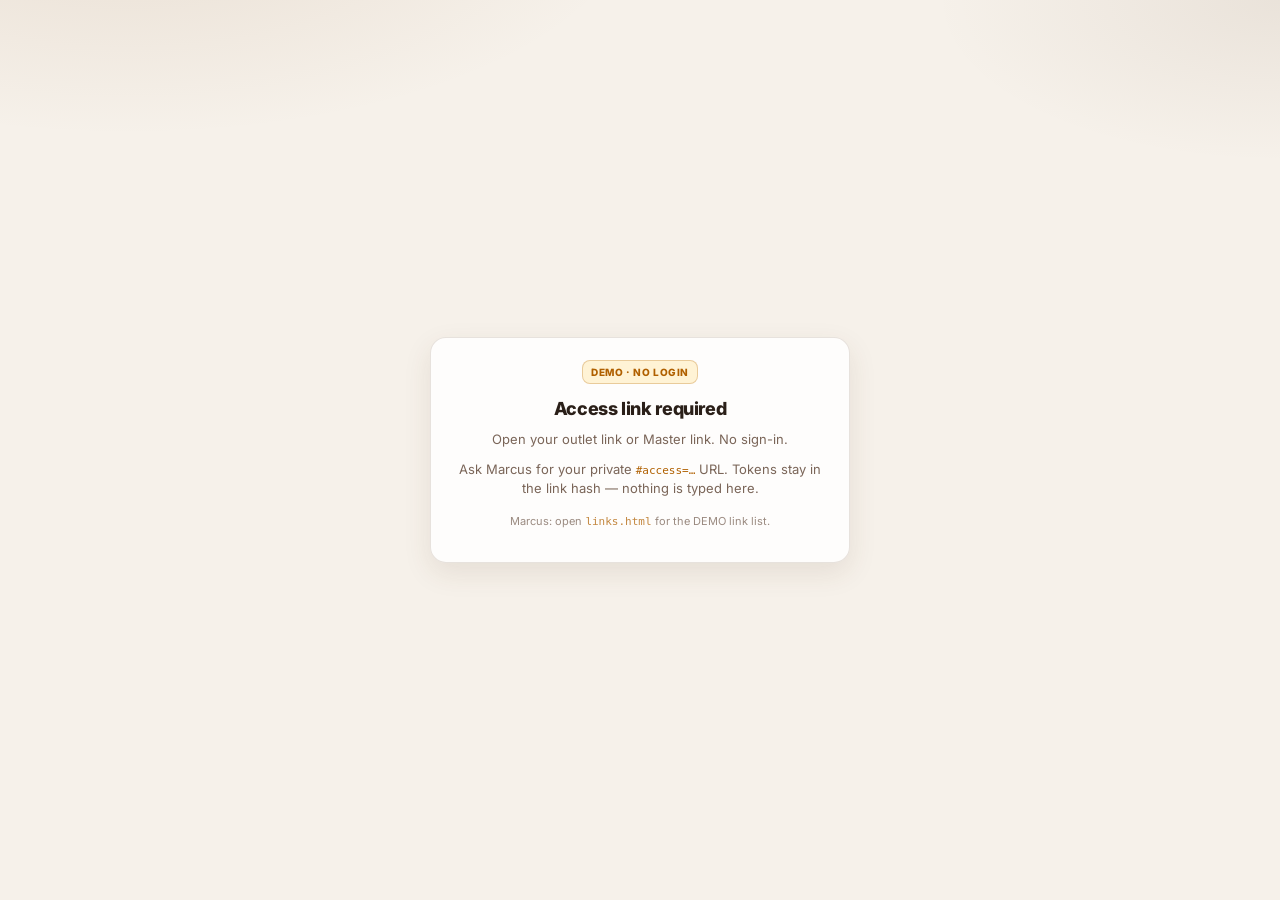
<file: index.html>
<!DOCTYPE html>
<html lang="en">
<head>
  <meta charset="UTF-8" />
  <meta name="viewport" content="width=device-width, initial-scale=1, viewport-fit=cover" />
  <title>Walnut · Outlet Order (DEMO)</title>
  <style>
@import url('https://fonts.googleapis.com/css2?family=Inter:wght@400;500;600;700;800&display=swap');
:root {
  --bg: #f6f1ea; --brand: #8b5a2b; --brand2: #5c3a1e;
  --brand-grad: linear-gradient(135deg, #c4a484 0%, #8b5a2b 55%, #5c3a1e 100%);
  --card: #ffffff; --card-solid: #ffffff; --ink: #192326; --muted: #6b7280;
  --line: #e1e5e8; --ok: #1f9d63; --warn: #b06000; --danger: #c62828;
  --shadow: 0 8px 24px rgba(25,35,38,.06); --radius: 14px;
  --ease: cubic-bezier(.22,1,.36,1); --shell-max: 1100px;
  --accent-wash: rgba(139,90,43,.12);
}
*{box-sizing:border-box;-webkit-tap-highlight-color:transparent}
html,body{margin:0;padding:0;min-height:100%;font-family:Inter,system-ui,-apple-system,Segoe UI,Roboto,sans-serif;background:var(--bg);color:var(--ink);font-size:15px;line-height:1.45}
.bg-decor{display:none}
.app{max-width:var(--shell-max);margin:0 auto;min-height:100dvh;position:relative;z-index:1;padding:0 20px 48px}
.shell-top{display:flex;align-items:center;justify-content:space-between;gap:16px;padding:14px 0;position:sticky;top:0;z-index:40;backdrop-filter:blur(12px);-webkit-backdrop-filter:blur(12px);background:color-mix(in srgb,var(--bg) 88%,transparent)}
.brand{display:flex;align-items:center;gap:10px;min-width:0}
.brand-mark{width:36px;height:36px;border-radius:10px;flex-shrink:0;background:var(--brand);color:#fff;display:grid;place-items:center;font-weight:800;font-size:15px;letter-spacing:-.02em;box-shadow:0 4px 12px rgba(139,90,43,.28)}
.brand-text{display:flex;flex-direction:column;line-height:1.15;min-width:0}
.brand-text .name{font-size:16px;font-weight:800;color:var(--ink);letter-spacing:-.02em}
.brand-text .tag{font-size:10px;font-weight:700;letter-spacing:.08em;text-transform:uppercase;color:var(--muted)}
.shell-user{display:flex;align-items:center;gap:10px;flex-shrink:0}
.shell-user .role{font-size:12px;font-weight:600;color:var(--muted);white-space:nowrap}
.avatar{width:34px;height:34px;border-radius:50%;display:grid;place-items:center;background:rgba(139,90,43,.14);color:var(--brand2);font-size:11px;font-weight:800;border:1px solid rgba(139,90,43,.2)}
.demo-pill{display:inline-flex;align-items:center;font-size:9px;font-weight:800;letter-spacing:.05em;text-transform:uppercase;background:rgba(255,236,180,.55);color:var(--warn);border:1px solid rgba(176,96,0,.28);padding:3px 7px;border-radius:999px;margin-left:6px}
.shell-crumb{margin:18px 0 6px;font-size:11px;font-weight:700;letter-spacing:.08em;text-transform:uppercase;color:var(--brand)}
.shell-hero{display:flex;align-items:flex-start;justify-content:space-between;gap:16px;margin-bottom:18px;flex-wrap:wrap}
.shell-hero h1{margin:0;font-size:clamp(26px,4vw,34px);font-weight:800;letter-spacing:-.03em;color:var(--ink);line-height:1.15}
.shell-hero .sub{margin:6px 0 0;font-size:14px;color:var(--muted);font-weight:500}
.btn-cta{border:0;border-radius:12px;padding:12px 18px;font-size:14px;font-weight:700;font-family:inherit;cursor:pointer;background:var(--brand);color:#fff;box-shadow:0 8px 20px rgba(139,90,43,.28);white-space:nowrap;transition:transform .15s var(--ease),opacity .2s}
.btn-cta:active{transform:scale(.98)}.btn-cta:hover{background:var(--brand2)}
.status-row{display:grid;grid-template-columns:repeat(4,minmax(0,1fr));gap:12px;margin-bottom:18px}
.status-card{background:var(--card);border:1px solid var(--line);border-radius:var(--radius);padding:14px 14px 12px;box-shadow:var(--shadow);position:relative;min-height:92px}
.status-card .ico{width:32px;height:32px;border-radius:10px;display:grid;place-items:center;font-size:15px;margin-bottom:8px}
.status-card .ico.o{background:#fff1e6;color:#c45c12}.status-card .ico.p{background:#f3e8ff;color:#7c3aed}
.status-card .ico.b{background:#e8f1ff;color:#2563eb}.status-card .ico.g{background:#e7f8ef;color:#15803d}
.status-card .label{font-size:12px;font-weight:600;color:var(--muted);margin:0 0 4px}
.status-card .count{font-size:26px;font-weight:800;letter-spacing:-.03em;color:var(--ink);line-height:1}
.status-card .idx{position:absolute;right:12px;bottom:10px;font-size:11px;font-weight:700;color:#c5c9ce}
.tabs-bar{display:flex;align-items:center;gap:6px;margin-bottom:14px;min-width:0}
.tabs-scroll{display:flex;align-items:center;gap:4px;overflow-x:auto;-webkit-overflow-scrolling:touch;scrollbar-width:thin;flex:1;min-width:0;padding-bottom:2px}
.tab-btn{border:0;background:transparent;color:var(--muted);font-family:inherit;font-size:13px;font-weight:600;padding:8px 12px;border-radius:10px;cursor:pointer;white-space:nowrap;flex-shrink:0}
.tab-btn:hover{color:var(--ink);background:rgba(25,35,38,.04)}
.tab-btn.active{background:var(--accent-wash);color:var(--brand2);font-weight:700}
.tab-refresh{width:34px;height:34px;border-radius:10px;border:1px solid var(--line);background:var(--card);color:var(--muted);cursor:pointer;flex-shrink:0;display:grid;place-items:center;font-size:14px}
.tab-refresh:hover{color:var(--brand)}
.tab-panel{display:none;animation:rise .35s var(--ease) both}.tab-panel.active{display:block}
@keyframes rise{from{opacity:0;transform:translateY(8px)}to{opacity:1;transform:none}}
.content-card{background:var(--card);border:1px solid var(--line);border-radius:var(--radius);padding:22px 22px 20px;box-shadow:var(--shadow)}
.content-card .card-head{display:flex;align-items:flex-start;justify-content:space-between;gap:12px;margin-bottom:14px}
.content-card .card-head h2{margin:0;font-size:18px;font-weight:800;letter-spacing:-.02em}
.content-card .card-head .hint{margin:4px 0 0;font-size:13px;color:var(--muted)}
.place-card{padding:28px 28px 24px}
.place-title{margin:0;font-size:clamp(22px,3vw,28px);font-weight:800;letter-spacing:-.03em;color:var(--ink)}
.place-sub{margin:8px 0 0;font-size:14px;color:var(--muted);font-weight:500;line-height:1.5}
.place-meta{display:grid;grid-template-columns:1fr 1fr;gap:16px 20px;margin:22px 0 8px}
.place-meta .field-gap{margin-bottom:0}
.hint{margin:0 0 12px;font-size:13px;color:var(--muted);line-height:1.45}
.field{display:block;font-size:11px;font-weight:600;color:var(--muted);text-transform:uppercase;letter-spacing:.04em;margin-bottom:6px}
.field-gap{margin-bottom:14px}
select,input[type=text],input[type=date],input[type=number],input[type=tel],input[type=search],textarea{width:100%;appearance:none;background:var(--card-solid);border:1px solid var(--line);color:var(--ink);border-radius:12px;padding:12px 14px;font-size:15px;font-family:inherit;outline:none}
select:focus,input:focus,textarea:focus{border-color:var(--brand);box-shadow:0 0 0 3px rgba(139,90,43,.12)}
textarea{resize:vertical}
.cutoff-badge{display:inline-flex;align-items:center;gap:6px;font-size:11px;font-weight:600;padding:5px 10px;border-radius:999px;border:1px solid var(--line);background:#faf8f5;color:var(--muted)}
.cutoff-badge.open{color:var(--ok);border-color:color-mix(in srgb,var(--ok) 40%,transparent)}
.cutoff-badge.locked{color:var(--danger);border-color:color-mix(in srgb,var(--danger) 40%,transparent)}
.badge-row{display:flex;gap:8px;flex-wrap:wrap;align-items:center;margin:4px 0 18px}
.outlet-locked{display:flex;align-items:center;gap:10px;padding:12px 14px;border-radius:12px;border:1px solid var(--line);background:#faf8f5;font-size:14px;font-weight:700}
.outlet-locked .code{font-family:ui-monospace,SFMono-Regular,Menlo,monospace;color:var(--warn);font-size:12px}
.outlet-locked .muted{font-size:11px;font-weight:600;color:var(--muted)}
select.outlet-disabled{opacity:.55;pointer-events:none}
.order-sec{margin-top:20px;padding-top:20px;border-top:1px solid var(--line)}
.sec-head{display:flex;align-items:flex-start;justify-content:space-between;gap:12px;margin-bottom:10px;flex-wrap:wrap}
.sec-head h3{margin:0;font-size:17px;font-weight:800;letter-spacing:-.02em;color:var(--ink)}
.sec-head .sec-hint{margin:4px 0 0;font-size:13px;color:var(--muted);font-weight:500}
.sec-pill{flex-shrink:0;font-size:11px;font-weight:700;padding:5px 10px;border-radius:999px;background:var(--accent-wash);color:var(--brand2)}
.line-total{flex-shrink:0;font-size:11px;font-weight:700;padding:5px 10px;border-radius:999px;background:#faf8f5;border:1px solid var(--line);color:var(--muted);white-space:nowrap}
.line-total.has{color:#fff;background:var(--brand);border-color:transparent}
.search-opt{margin-bottom:10px}.search-opt input{padding:10px 14px;font-size:14px;border-radius:10px}
.sheet-scroll{overflow:auto;max-height:min(56vh,520px);border-radius:12px;border:1px solid var(--line);background:var(--card-solid);-webkit-overflow-scrolling:touch}
.sheet-sec{margin:0}
.sheet-sticky{position:sticky;top:0;z-index:5;padding:10px 18px;font-size:11px;font-weight:800;letter-spacing:.06em;text-transform:uppercase;color:var(--brand2);background:#faf8f5;border-bottom:1px solid var(--line);display:flex;justify-content:space-between;align-items:center;gap:8px}
.sheet-sticky .lead{font-weight:700;opacity:.75;letter-spacing:.02em;text-transform:none;font-size:11px;color:var(--muted)}
.sheet-row{display:grid;grid-template-columns:1fr auto;gap:10px;align-items:center;padding:12px 18px;border-bottom:1px solid var(--line);min-height:48px}
.sheet-row:last-child{border-bottom:0}.sheet-row:nth-child(even){background:rgba(25,35,38,.015)}
.sheet-row .name{font-size:14px;font-weight:600;line-height:1.3;min-width:0}
.sheet-row.filled{background:color-mix(in srgb,var(--brand) 8%,transparent)}
.qty-cell{display:flex;align-items:center;gap:4px}
.qty-mini{width:30px;height:30px;border-radius:8px;border:1px solid var(--line);background:var(--card);color:var(--muted);font-size:16px;font-weight:600;cursor:pointer;font-family:inherit;line-height:1;padding:0;flex-shrink:0}
.qty-mini:active{transform:scale(.94)}
input.sheet-qty{width:56px;text-align:center;padding:8px 4px;font-size:15px;font-weight:700;border-radius:8px;appearance:textfield;-moz-appearance:textfield}
input.sheet-qty::-webkit-outer-spin-button,input.sheet-qty::-webkit-inner-spin-button{-webkit-appearance:none;margin:0}
.sheet-empty{padding:28px 16px;text-align:center;color:var(--muted);font-size:13px}
.daily-foot{display:flex;justify-content:space-between;align-items:center;gap:8px;margin-top:10px;padding:10px 12px;border-radius:10px;border:1px solid var(--line);background:#faf8f5;font-size:13px;font-weight:600}
.daily-foot .muted{color:var(--muted);font-weight:500;font-size:12px}.daily-foot .count{font-weight:800}
.table-scroll{overflow:auto;border-radius:12px;border:1px solid var(--line);background:var(--card-solid)}
.float-table{width:100%;border-collapse:separate;border-spacing:0;font-size:13px}
.float-table th{text-align:left;font-size:10px;text-transform:uppercase;letter-spacing:.05em;color:var(--muted);padding:10px 10px;border-bottom:1px solid var(--line);position:sticky;top:0;background:var(--card-solid)}
.float-table td{padding:10px;border-bottom:1px solid var(--line);vertical-align:middle}
.float-table tr:last-child td{border-bottom:0}
#packBunTable th:first-child,#packBunTable td:first-child{padding-left:16px;overflow-wrap:anywhere}
#packBunTable th:last-child,#packBunTable td:last-child{padding-right:16px}
.float-table .delta-pos{color:var(--ok);font-weight:700}.float-table .delta-neg{color:var(--danger);font-weight:700}
.float-table input.qty{width:64px;padding:8px 6px;text-align:center;font-weight:700;font-size:14px}
.week-grid{overflow-x:auto;border-radius:12px;border:1px solid var(--line);background:var(--card-solid)}
.week-grid table{min-width:520px;width:100%;border-collapse:separate;border-spacing:0;font-size:12px}
.week-grid th,.week-grid td{padding:8px 6px;border-bottom:1px solid var(--line)}
.week-grid th{font-size:10px;text-transform:uppercase;color:var(--muted);position:sticky;top:0;background:var(--card-solid)}
.week-grid input.qty{width:44px;padding:6px 2px;font-size:12px;text-align:center;font-weight:700}
.week-block{margin-bottom:16px}.week-block:last-child{margin-bottom:0}
.week-block-head{display:flex;flex-wrap:wrap;align-items:center;justify-content:space-between;gap:8px;margin-bottom:8px}
.week-block-head h4{margin:0;font-size:14px;font-weight:800}
.week-lock-pill{font-size:10px;font-weight:800;letter-spacing:.04em;text-transform:uppercase;padding:4px 8px;border-radius:999px;border:1px solid var(--line)}
.week-lock-pill.locked{color:var(--danger);border-color:color-mix(in srgb,var(--danger) 40%,transparent);background:color-mix(in srgb,var(--danger) 12%,transparent)}
.week-lock-pill.open{color:var(--ok);border-color:color-mix(in srgb,var(--ok) 40%,transparent);background:color-mix(in srgb,var(--ok) 12%,transparent)}
.week-outlet-label{font-size:13px;font-weight:700;color:var(--ink);margin:0 0 8px}
.week-instruction{font-size:12px;color:var(--muted);margin:0 0 10px;line-height:1.4}
.week-grid th .day-name{display:block}.week-grid th .day-date{display:block;font-size:9px;font-weight:600;text-transform:none;letter-spacing:0;opacity:.85;margin-top:2px}
.week-grid tr.inactive td{color:var(--muted);opacity:.75}.week-grid tr.inactive .dash{display:block;text-align:center;font-weight:700}
.week-grid tr.total-row td{font-weight:800;border-top:2px solid var(--line);background:color-mix(in srgb,var(--brand) 10%,transparent)}
.week-grid input.qty:disabled{opacity:.55;cursor:not-allowed;background:#f5f5f5}
.demo-toggle{display:flex;align-items:center;gap:8px;margin:10px 0 12px;padding:10px 12px;border-radius:10px;border:1px dashed rgba(176,96,0,.35);background:rgba(255,236,180,.35);font-size:12px;color:var(--warn);font-weight:600}
.demo-toggle input{width:auto;accent-color:var(--brand)}
.form-grid{display:grid;grid-template-columns:1fr 1fr;gap:12px 16px}
.form-grid .form-span-2,.form-grid .span-2,.form-grid .full{grid-column:1/-1}
.so-add-actions{display:flex;justify-content:flex-end;margin:4px 0 12px}
.so-lines{border:1px solid var(--line);border-radius:12px;overflow:auto;background:var(--card-solid)}
.so-table{width:100%;border-collapse:collapse;font-size:13px;min-width:640px}
.so-table th{text-align:left;font-size:10px;font-weight:700;letter-spacing:.05em;text-transform:uppercase;color:var(--muted);padding:8px 10px;border-bottom:1px solid var(--line);white-space:nowrap}
.so-table td{padding:10px;border-bottom:1px solid var(--line);vertical-align:middle}
.so-table tr:last-child td{border-bottom:0}
.so-table .name{font-weight:700}
.so-table .sub{font-size:11px;color:var(--muted);font-weight:500;margin-top:2px}
.so-table .rm{border:0;background:transparent;color:var(--danger);font-weight:700;cursor:pointer;font-family:inherit;font-size:12px;padding:4px 8px}
.so-empty{padding:18px;text-align:center;color:var(--muted);font-size:13px}
.place-footer{display:flex;align-items:center;justify-content:space-between;gap:16px;flex-wrap:wrap;margin-top:28px;padding-top:20px;border-top:1px solid var(--line)}
.place-footer .items-count{font-size:14px;font-weight:600;color:var(--muted)}.place-footer .items-count strong{color:var(--ink);font-weight:800}
.btn{border:0;border-radius:14px;padding:14px 20px;font-size:15px;font-weight:700;font-family:inherit;cursor:pointer;transition:transform .15s var(--ease),opacity .2s}
.btn:active{transform:scale(.98)}.btn:disabled{opacity:.45;cursor:not-allowed}
.btn-ghost{background:var(--card-solid);color:var(--ink);border:1px solid var(--line)}
.btn-primary{background:var(--brand);color:#fff;box-shadow:0 8px 24px rgba(139,90,43,.28)}.btn-primary:hover{background:var(--brand2)}
.btn-sm{padding:10px 14px;font-size:13px;border-radius:10px}
.toast{position:fixed;left:50%;bottom:24px;transform:translateX(-50%) translateY(20px);max-width:420px;width:calc(100% - 32px);padding:12px 16px;border-radius:14px;font-size:13px;font-weight:600;z-index:60;opacity:0;pointer-events:none;transition:all .35s var(--ease);box-shadow:var(--shadow)}
.toast.show{opacity:1;transform:translateX(-50%) translateY(0)}
.toast.ok{background:#e8f8ef;color:#14532d;border:1px solid #1f9d63}.toast.err{background:#fdecea;color:#8b1515;border:1px solid #c62828}
.done-card{text-align:center;padding:28px 18px 22px}
.done-card .check{width:64px;height:64px;margin:0 auto 14px;border-radius:50%;background:var(--brand-grad);display:grid;place-items:center;font-size:30px;color:#fff;box-shadow:var(--shadow);animation:rise .5s var(--ease)}
.done-card h2{margin:0 0 8px;font-size:22px}
.done-card p{margin:0;color:var(--muted);font-size:14px}
.done-card p.done-note{margin:0 auto;max-width:540px;color:var(--ink);font-size:14px;font-weight:600;line-height:1.5}
.done-card p.done-outlet-copy{margin:14px auto 0;max-width:540px;color:var(--ink);font-size:14px;font-weight:600;line-height:1.5}
.done-card p.done-how{margin:8px auto 0;max-width:540px;color:var(--muted);font-size:12px;font-weight:500;line-height:1.5}
.done-summary{text-align:left;max-width:440px;margin:16px auto 0}
.done-actions{display:flex;flex-wrap:wrap;gap:8px;justify-content:center;margin-top:16px}
.done-actions-secondary{margin-top:8px}
a.btn{display:inline-block;text-decoration:none;text-align:center;line-height:1.2}
.mono{font-family:ui-monospace,SFMono-Regular,Menlo,monospace;font-size:12px}.hidden{display:none!important}
.empty{text-align:center;padding:28px 16px;color:var(--muted);font-size:13px}.empty .ico{font-size:32px;margin-bottom:8px;opacity:.7}
.locked-banner{background:color-mix(in srgb,var(--danger) 12%,transparent);border:1px solid color-mix(in srgb,var(--danger) 35%,transparent);color:var(--danger);border-radius:12px;padding:12px;font-size:13px;font-weight:600;margin-bottom:12px}
.summary-box{background:#faf8f5;border:1px dashed var(--line);border-radius:14px;padding:14px;font-size:13px;line-height:1.5}
.summary-box .row{display:flex;justify-content:space-between;gap:8px;padding:6px 0;border-bottom:1px solid var(--line)}
.summary-box .row:last-child{border-bottom:0}.summary-box .k{color:var(--muted)}.summary-box .v{font-weight:700;text-align:right}
.orders-table{width:100%;border-collapse:collapse;font-size:13px}
.orders-table th{text-align:left;font-size:10px;font-weight:700;letter-spacing:.06em;text-transform:uppercase;color:var(--muted);padding:10px 8px;border-bottom:1px solid var(--line)}
.orders-table td{padding:12px 8px;border-bottom:1px solid var(--line);vertical-align:middle}
.orders-table tr:last-child td{border-bottom:0}
.orders-table .oid{font-weight:700;font-size:13px}.orders-table .oname{font-size:11px;color:var(--muted);margin-top:2px}
.status-pill{display:inline-flex;font-size:11px;font-weight:700;padding:4px 10px;border-radius:999px;background:#fff1e6;color:#c45c12}
.status-pill.ok{background:#e7f8ef;color:#15803d}
.link-open{color:var(--brand);font-weight:700;text-decoration:none;font-size:13px;white-space:nowrap}.link-open:hover{color:var(--brand2)}
.embed-actions{display:flex;flex-wrap:wrap;gap:10px;margin-top:12px}
.filter-select{appearance:none;border:1px solid var(--line);border-radius:10px;padding:8px 28px 8px 12px;font-size:12px;font-weight:600;font-family:inherit;background:var(--card) url("data:image/svg+xml,%3Csvg xmlns='http://www.w3.org/2000/svg' width='12' height='12' viewBox='0 0 12 12'%3E%3Cpath fill='%236b7280' d='M3 4.5L6 8l3-3.5'/%3E%3C/svg%3E") right 10px center no-repeat;color:var(--ink);cursor:pointer}
.shell-foot{display:flex;flex-wrap:wrap;justify-content:space-between;gap:8px;margin-top:20px;padding-top:12px;font-size:11px;color:var(--muted)}
.site-nav{display:none}
@media (max-width:900px){.status-row{grid-template-columns:repeat(2,minmax(0,1fr))}.app{padding:0 14px 40px}.place-card{padding:20px 16px 18px}.place-meta{grid-template-columns:1fr}.so-add-row{grid-template-columns:1fr 1fr}.so-add-row .so-add-btn{grid-column:1/-1}}
@media (max-width:640px){.form-grid{grid-template-columns:1fr}.so-add-row{grid-template-columns:1fr}}
@media (max-width:520px){.status-row{grid-template-columns:1fr 1fr}.shell-hero h1{font-size:24px}.shell-user .role{font-size:11px;max-width:120px;overflow:hidden;text-overflow:ellipsis}.orders-table th:nth-child(2),.orders-table td:nth-child(2),.orders-table th:nth-child(4),.orders-table td:nth-child(4){display:none}}
@media (min-width:768px){.app{padding:0 24px 56px}}
@media (orientation: landscape){.app{max-width:none;width:100%;padding-left:max(16px,env(safe-area-inset-left));padding-right:max(16px,env(safe-area-inset-right))}}
html.landscape .app{max-width:none!important;width:100%;padding-left:max(16px,env(safe-area-inset-left));padding-right:max(16px,env(safe-area-inset-right))}
  </style>
</head>
<body>
<script>
(function () {
  function syncLandscapeClass() {
    var landscape = false;
    try { if (window.matchMedia) landscape = window.matchMedia('(orientation: landscape)').matches; } catch (e) {}
    if (!landscape) landscape = window.innerWidth > window.innerHeight;
    document.documentElement.classList.toggle('landscape', !!landscape);
  }
  syncLandscapeClass();
  window.addEventListener('resize', syncLandscapeClass);
  window.addEventListener('orientationchange', syncLandscapeClass);
  document.addEventListener('DOMContentLoaded', syncLandscapeClass);
})();
</script>

  <div class="app" id="app">
    <header class="shell-top">
      <div class="brand">
        <div class="brand-mark" aria-hidden="true">W</div>
        <div class="brand-text">
          <span class="name">Walnut</span>
          <span class="tag">Outlet Order</span>
        </div>
        <span class="demo-pill" id="demoBadge">DEMO</span>
      </div>
      <div class="shell-user">
        <span class="role" id="shellRoleLabel">OUTLET · —</span>
        <div class="avatar" id="shellAvatar" title="Access role">W</div>
      </div>
    </header>

    <div class="shell-crumb" id="shellCrumb">OUTLET · FACTORY · BILL</div>
    <div class="shell-hero">
      <div>
        <h1>Orders, on schedule.</h1>
        <p class="sub">Daily T+1 · Pack bun T+2 · Weekly dual-week — DEMO bakery ordering</p>
      </div>
      <button type="button" class="btn-cta" id="btnNewOrder">+ New order</button>
    </div>

    <div class="status-row" id="statusRow" aria-label="DEMO status summary">
      <div class="status-card"><div class="ico o" aria-hidden="true">📦</div><p class="label">Awaiting packing</p><div class="count" id="statAwaiting">0</div><span class="idx">01</span></div>
      <div class="status-card"><div class="ico p" aria-hidden="true">🏭</div><p class="label">Ready for production</p><div class="count" id="statReady">0</div><span class="idx">02</span></div>
      <div class="status-card"><div class="ico b" aria-hidden="true">🚚</div><p class="label">On Bill / dispatch</p><div class="count" id="statBill">0</div><span class="idx">03</span></div>
      <div class="status-card"><div class="ico g" aria-hidden="true">✅</div><p class="label">Confirmed</p><div class="count" id="statConfirmed">0</div><span class="idx">04</span></div>
    </div>

    <div class="tabs-bar">
      <div class="tabs-scroll" id="tabsScroll" role="tablist">
        <button type="button" class="tab-btn" data-tab="all-orders" role="tab">All orders</button>
        <button type="button" class="tab-btn" data-tab="warehouse" data-master-only role="tab">Warehouse</button>
        <button type="button" class="tab-btn" data-tab="receive" role="tab">Receive delivery</button>
        <button type="button" class="tab-btn" data-tab="master-sheet" data-master-only role="tab">Master sheet</button>
        <button type="button" class="tab-btn active" data-tab="place-order" role="tab">Place order</button>
        <button type="button" class="tab-btn" data-tab="staff-links" data-master-only role="tab">Staff links &amp; access</button>
      </div>
      <button type="button" class="tab-refresh" id="btnShellRefresh" title="Refresh DEMO counts" aria-label="Refresh">↻</button>
    </div>

    <section class="tab-panel" data-tab="all-orders" id="tabAllOrders">
      <div class="content-card">
        <div class="card-head">
          <div><h2>Order overview</h2><p class="hint">DEMO submits from this browser · localStorage only</p></div>
          <select class="filter-select hidden" id="allOrdersFilter" aria-label="Filter outlets"><option value="">All outlets</option></select>
        </div>
        <div class="table-scroll" style="max-height:none;border:0;border-radius:0">
          <table class="orders-table" id="allOrdersTable">
            <thead><tr><th>Order</th><th>Outlet</th><th>Placed</th><th>Items</th><th>Status</th><th></th></tr></thead>
            <tbody id="allOrdersBody"><tr><td colspan="6" class="empty">No DEMO orders yet — place one on Place order.</td></tr></tbody>
          </table>
        </div>
      </div>
    </section>

    <section class="tab-panel" data-tab="receive" id="tabReceive">
      <div class="content-card">
        <div class="card-head"><div><h2>Receive delivery</h2><p class="hint">DEMO — check against Bill clone. Not live Production.</p></div></div>
        <p class="hint">Open the Bill For Print DEMO clone to check packed quantities against your latest submit.</p>
        <div class="embed-actions"><a class="btn btn-primary" id="linkBill" href="bill.html">Open Bill clone ↗</a></div>
        <div style="margin-top:16px" id="receiveLatest"></div>
      </div>
    </section>

    <section class="tab-panel" data-tab="warehouse" data-master-only id="tabWarehouse">
      <div class="content-card">
        <div class="card-head"><div><h2>Warehouse queue</h2><p class="hint">DEMO Production Sheet clone — prepare stock &amp; dispatch view</p></div></div>
        <p class="hint">Department sheets keep product totals and each outlet. Bakers who only need the batch total use Baker totals. No Drive writes.</p>
        <div class="embed-actions">
          <a class="btn btn-primary" id="linkProduction" href="production.html">Open Production clone ↗</a>
          <a class="btn btn-ghost" id="linkBakerBoard" href="baker-board.html">Baker totals ↗</a>
        </div>
      </div>
    </section>

    <section class="tab-panel" data-tab="master-sheet" data-master-only id="tabMasterSheet">
      <div class="content-card">
        <div class="card-head"><div><h2>Master sheet</h2><p class="hint">Backend inbox of DEMO outlet submits</p></div></div>
        <div class="embed-actions">
          <a class="btn btn-primary" id="linkBackend" href="backend.html">Open Backend inbox ↗</a>
          <a class="btn btn-ghost" id="linkProduction2" href="production.html">Production totals ↗</a>
          <a class="btn btn-ghost" id="linkBakerBoard2" href="baker-board.html">Baker totals ↗</a>
        </div>
      </div>
    </section>

    <section class="tab-panel" data-tab="staff-links" data-master-only id="tabStaffLinks">
      <div class="content-card">
        <div class="card-head"><div><h2>Staff links &amp; access</h2><p class="hint">Private #access= DEMO links per outlet + Master</p></div></div>
        <div class="embed-actions"><a class="btn btn-primary" id="linkLinks" href="links.html">Open access links ↗</a></div>
        <div id="staffLinksPreview" style="margin-top:14px"></div>
      </div>
    </section>

    <section class="tab-panel active" data-tab="place-order" id="tabPlaceOrder">
      <div class="content-card place-card" id="placeFormCard">
        <h2 class="place-title">Place a bakery order</h2>
        <p class="place-sub" id="placeSubtitle">Select an outlet · Daily T+1 · Pack bun T+2 · DEMO sample only</p>

        <div class="place-meta">
          <div class="field-gap">
            <label class="field">Outlet</label>
            <div id="outletLocked" class="outlet-locked hidden"></div>
            <select id="outletSelect"></select>
          </div>
          <div class="field-gap">
            <label class="field">Ordered by</label>
            <input type="text" id="orderedBy" placeholder="Your name" autocomplete="name" />
          </div>
        </div>
        <div class="badge-row">
          <span class="cutoff-badge" id="cutoffBadge">Cut-off ~5–6pm</span>
          <span class="cutoff-badge" id="leadNote">Bread lead: T+1</span>
          <span class="cutoff-badge" id="dateNote">Order-for — · Pack bun —</span>
        </div>
        <div id="outletRules" class="hint" style="margin-top:-6px"></div>

        <section class="order-sec" id="secDaily">
          <div class="sec-head">
            <div>
              <h3>Daily <span style="font-weight:600;color:var(--muted)">(T+1)</span></h3>
              <p class="sec-hint">Search or scroll · type qty · blank = 0. Pack bun in Daily list is T+2.</p>
            </div>
            <span class="line-total" id="lineTotalHead">0 lines</span>
          </div>
          <div id="lockedDaily" class="locked-banner hidden">Cut-off passed — daily order is locked in this DEMO UI.</div>
          <div class="search-opt">
            <input type="search" id="prodSearch" placeholder="Filter products (optional)" inputmode="search" autocomplete="off" />
          </div>
          <div class="sheet-scroll" id="prodSheet"><div class="sheet-empty">Select an outlet to load the catalogue…</div></div>
          <div class="daily-foot" id="dailyFoot">
            <span class="muted">Running total</span>
            <span class="count" id="lineTotalFoot">0 lines · 0 units</span>
          </div>
        </section>

        <section class="order-sec" id="secPackBun">
          <div class="sec-head">
            <div>
              <h3>Pack bun change <span style="font-weight:600;color:var(--muted)">(T+2)</span></h3>
              <p class="sec-hint">New is prefilled = Ordered. Leave as-is if unchanged. Δ = New − Ordered.</p>
            </div>
            <span class="sec-pill">Add Cancel</span>
          </div>
          <div class="table-scroll">
            <table class="float-table" id="packBunTable">
              <thead><tr><th>Product</th><th>Ordered</th><th>New</th><th>Δ</th></tr></thead>
              <tbody></tbody>
            </table>
          </div>
          <p class="hint" style="margin-top:10px;margin-bottom:0;">DEMO Ordered column = SAMPLE baseline (not live stock).</p>
        </section>

        <section class="order-sec" id="secWeekly">
          <div class="sec-head">
            <div>
              <h3 id="weeklyTitle">Weekly fresh bun</h3>
              <p class="sec-hint" id="weeklyHint">Current week locked · next week editable Fri / before 9pm Sat (Asia/Kuching).</p>
            </div>
          </div>
          <p class="week-outlet-label hidden" id="weeklyOutletLabel"></p>
          <label class="demo-toggle" id="weeklyForceWrap">
            <input type="checkbox" id="weeklyForceEdit" />
            DEMO toggle — Force weekly edit window open
          </label>
          <div id="weekGrid"><div class="empty">Select outlet to load weekly…</div></div>
        </section>

        <section class="order-sec" id="secSO">
          <div class="sec-head">
            <div>
              <h3>Special order</h3>
              <p class="sec-hint">Optional. Product, qty, pick up, bill no, and customer name. No baking date. Bill no stays blank until you type one.</p>
            </div>
          </div>
          <div id="soDisabled" class="empty hidden"><div class="ico">∅</div>This outlet does not raise special orders (JNY / MK / SA).</div>
          <div id="soForm">
            <div class="form-grid" style="margin-bottom:12px">
              <div class="field-gap"><label class="field">Pick up date</label><input type="date" id="soDate" /></div>
              <div class="field-gap"><label class="field">Pick up time</label><select id="soTime"></select></div>
            </div>
            <div class="form-grid">
              <div>
                <label class="field">Category</label>
                <select id="soCat">
                  <option value="">—</option>
                  <option value="SPECIALTY">SPECIALTY</option>
                  <option value="BREAD">BREAD</option>
                  <option value="PASTRY">PASTRY</option>
                  <option value="PASTRYPUFF">PASTRYPUFF</option>
                  <option value="CAKE">CAKE</option>
                  <option value="FRESH BUN">FRESH BUN</option>
                  <option value="PACK BUN">PACK BUN</option>
                  <option value="OTHERS">OTHERS</option>
                </select>
              </div>
              <div>
                <label class="field">Product</label>
                <select id="soProduct"><option value="">—</option></select>
              </div>
              <div>
                <label class="field">Qty</label>
                <input type="number" id="soQty" min="1" step="1" value="1" />
              </div>
              <div>
                <label class="field">Bill no</label>
                <input type="text" id="soBill" placeholder="Type a bill no, or leave blank" autocomplete="off" />
              </div>
              <div class="span-2">
                <label class="field">Customer name</label>
                <input type="text" id="soCustomer" placeholder="Customer name" autocomplete="name" />
              </div>
            </div>
            <div class="so-add-actions">
              <button type="button" class="btn btn-ghost btn-sm" id="btnAddSo">+ Add item</button>
            </div>
            <div class="so-lines" id="soLinesList"><div class="so-empty" id="soEmpty">No special items yet.</div></div>
          </div>
        </section>

        <div class="place-footer" id="placeFooter">
          <div class="items-count" id="orderItemsCount"><strong>0</strong> items in this order</div>
          <button type="button" class="btn btn-primary" id="btnSubmit">Submit order</button>
        </div>
      </div>

      <div class="content-card hidden" id="donePanel">
        <div class="done-card">
          <div class="check">✓</div>
          <h2>Order submitted</h2>
          <p class="done-note" id="doneNote">DEMO only — saved in this browser. Factory views are the Production sheet and Bill for print clones.</p>
          <p id="doneMsg">DEMO confirmation</p>
          <div class="summary-box done-summary" id="doneSummary"></div>
          <p class="done-outlet-copy hidden" id="doneOutletCopy"></p>
          <p class="done-how hidden" id="doneHow"></p>
          <div class="done-actions" id="doneActions"></div>
          <div class="done-actions done-actions-secondary">
            <button type="button" class="btn btn-ghost" id="btnDoneOrders">All orders</button>
            <button type="button" class="btn btn-primary" id="btnDoneNew">+ New order</button>
          </div>
        </div>
      </div>
    </section>

    <footer class="shell-foot">
      <span>Walnut outlet order · DEMO</span>
      <span>All times Asia/Kuching · localStorage only</span>
    </footer>
  </div>
  <div class="toast" id="toast"></div>

  <script src="demo-store.js"></script>
  <script src="access.js"></script>
<script>
/* OFFLINE DEMO MOCK — mirrors Code.gs DEMO APIs. SAMPLE quantities only. */
window.MOCK = (function () {
  var OUTLETS = [
    { code:'FS', name:'Foh Sang', flags:{ cakes:true, so:true, weekly:true, dailyFresh:false, breadLead:1 } },
    { code:'TC', name:'Taman Cantek', flags:{ cakes:true, so:true, weekly:true, dailyFresh:false, breadLead:1 } },
    { code:'KK', name:'Karamunsing', flags:{ cakes:true, so:true, weekly:true, dailyFresh:false, breadLead:1 } },
    { code:'BV', name:'Beverly', flags:{ cakes:true, so:true, weekly:true, dailyFresh:false, breadLead:1 } },
    { code:'CC', name:'Cyber City', flags:{ cakes:true, so:true, weekly:true, dailyFresh:false, breadLead:1 } },
    { code:'PP', name:'Papar', flags:{ cakes:true, so:true, weekly:true, dailyFresh:false, breadLead:2 } },
    { code:'BN', name:'Benoni', flags:{ cakes:true, so:true, weekly:true, dailyFresh:false, breadLead:2 } },
    { code:'JNY', name:'Jenny', flags:{ cakes:true, so:false, weekly:false, dailyFresh:true, breadLead:1 } },
    { code:'MK1', name:'Market Booth 1', flags:{ cakes:false, so:false, weekly:true, dailyFresh:false, breadLead:1 } },
    { code:'MK2', name:'Market Booth 2', flags:{ cakes:false, so:false, weekly:true, dailyFresh:false, breadLead:1 } },
    { code:'SA', name:'Staff', flags:{ cakes:false, so:false, weekly:false, dailyFresh:true, breadLead:1, staff:true } }
  ];
  var CAT = {
    specialty:['MINI HAM & CHEESE','MIX GRAIN','PEEL & CHEESE','PEEL & NUTS','WHOLEMEAL MINI','WHOLEMEAL LOAF','CHARCOAL WALNUT','MATCHA RED BEAN'],
    bread:['FRENCH LOAF','EGG BREAD','HIGH FIBER','OATMEAL','RAISIN BREAD','SANDWICH BREAD','WHOLEMEAL BREAD',"SCONE 2'S"],
    pastry_pack:['BAKED CHEESE PACK','BANANA LOAF','BANANA PACK','BELGIUM PACK','CARROT CAKE PACK','FRUIT CAKE PACK','PARMESAN','PURE BUTTER CAKE','MUFFIN BLUEBERRY (set)','MUFFIN CHOC CHEESE (set)','MUFFIN CHOCOLATE CHIP (set)','MUFFIN FRUIT (set)','S/R CHOCOLATE','S/R COFFEE','S/R PANDAN','S/R VANILLA'],
    pastry_other:['EGG TART','COCONUT TART','KAYA PIANG','LOU POH PIANG','TAU SAR PIANG',"EGG COOKIES 4'S","PEANUT COOKIES 4'S","PINEAPPLE TART 5'S",'GARLIC SLICE','PANDAN JADE PIANG','BREAD PUDDING','LEMON TART','CHOCOLATE TART','CHICKEN PIE','QUICHE','MERINGUE COOKIE','FLOSSY ORI','FLOSSY TOM YUM'],
    pastry_puff:['PASTRY PUFF','CHOCOLATE PUFF (5PCS)','MINI CHOC ECLAIRS (5PCS)','MINI CUSTARD CREAM PUFF (5PCS)'],
    cake_half:['CHOCOLATE 1/2KG','VANILLA 1/2KG','PANDAN 1/2KG','RED VELVET 1/2KG','MOIST CHOC 1/2KG','OREO 1/2KG','TIRAMISU 1/2KG','FRUIT 1/2KG'],
    cake_1kg:['CHOCOLATE 1KG','VANILLA 1KG','PANDAN 1KG','RED VELVET 1KG','MOIST CHOC 1KG','OREO 1KG','BLACK FOREST 1KG','FRUIT 1KG'],
    cartoon:['CARTOON BEAR','CARTOON HELLO KITTY','CARTOON DORAEMON','CARTOON POKEMON','CARTOON SPONGEBOB','CARTOON FROZEN','CARTOON MARVEL','CARTOON CUSTOM'],
    slice:['SLICE CHOCOLATE','SLICE VANILLA','SLICE PANDAN','SLICE RED VELVET','SLICE OREO','SLICE TIRAMISU','SLICE CHEESECAKE','SLICE FRUIT'],
    others:['MINI CUPCAKE BOX','BROWNIE BOX','COOKIE ASSORT','GIFT BOX SMALL','GIFT BOX LARGE','CUSTOM OTHER'],
    pack_bun:["BUTTER BUN 2's","BURGER BUN 5'S","BUTTER MILK BUN 4'S","CHEESE BUN 6'S","CHOCOLATE CHIP BUN 4'S","HOT DOG BUN 5'S","KAYA BUN 4'S",'TAU SAR BUN',"WHOLEMEAL ROLL 6'S","PANDESA ROLL 8'S",'BUTTER CREAM BUN'],
    fresh_bun:['CHEESE ROLL BUN','CHICKEN FLOSS BUN','CHICKEN FRANKIE','CHOC.RICE BUN','DOUBLE SAUSAGE','DONUT CHOCOLATE','DONUT RING','FRANKIE CHEESE','MILK SHAKE BUN','MINI HAWAII','POLO BUN','RAISIN CREAM CHEESE','SPICY CHICKEN FLOSS','SUGAR CHEESE STICK BUN','TUNA MINCE'],
    fresh_bun_inactive:['CHOCO BUN','HAM BONETO','SUGAR BUN','UFO MAYO']
  };
  function outlet(code){ for (var i=0;i<OUTLETS.length;i++) if(OUTLETS[i].code===code) return OUTLETS[i]; return null; }
  var store = [];
  return {
    getBootstrap: function(){
      return { demoMode:true, outlets:OUTLETS, cutoff:{hour:17,minute:0}, timezone:'Asia/Kuching', serverNow:new Date().toISOString(), note:'DEMO — sample quantities only.' };
    },
    getCatalogue: function(code){
      var o = outlet(code); var cats=[];
      function add(id,label,products,leadDays){ cats.push({id:id,label:label,products:products,leadDays:leadDays||1}); }
      if(!o||!o.flags.staff) add('specialty','Specialty',CAT.specialty,1);
      add('bread','Bread',CAT.bread,o?o.flags.breadLead:1);
      add('pastry_pack','Pastry Pack',CAT.pastry_pack,1);
      add('pastry_other','Pastry Other',CAT.pastry_other,1);
      add('pastry_puff','Pastry Puff',CAT.pastry_puff,1);
      if(o&&o.flags.cakes){ add('cake_half','Cake ½kg',CAT.cake_half,1); add('cake_1kg','Cake 1kg',CAT.cake_1kg,1); add('cartoon','Cartoon',CAT.cartoon,1); add('slice','Slice',CAT.slice,1); add('others','Others',CAT.others,1); }
      else if(o&&o.code==='SA'){ add('slice','Slice',CAT.slice,1); add('others','Others',CAT.others,1); }
      add('pack_bun','Pack Bun',CAT.pack_bun,2);
      if(o&&o.flags.dailyFresh) add('fresh_bun','Fresh Bun',CAT.fresh_bun,1);
      return { outlet:code, demo:true, label:'SAMPLE CATALOGUE — DEMO ONLY', categories:cats, flags:o?o.flags:{} };
    },
    getPackBunBaseline: function(code){
      var seed=(code||'X').charCodeAt(0)%7;
      var items=CAT.pack_bun.map(function(name,i){ var ordered=((seed+i*3)%9)+2; return {product:name,ordered:ordered,newAmount:ordered,demo:true}; });
      return { outlet:code, demo:true, label:'DEMO Ordered baseline (SAMPLE)', items:items };
    },
    getWeeklyFreshBun: function(code){
      var dayNames=['Mon','Tue','Wed','Thu','Fri','Sat','Sun'];
      function mondayOf(d){
        var x=new Date(d.getFullYear(), d.getMonth(), d.getDate());
        var dow=x.getDay(); // 0 Sun
        var diff=dow===0?-6:1-dow;
        x.setDate(x.getDate()+diff);
        x.setHours(12,0,0,0);
        return x;
      }
      function fmtDate(d){
        var months=['Jan','Feb','Mar','Apr','May','Jun','Jul','Aug','Sep','Oct','Nov','Dec'];
        var dd=d.getDate();
        return (dd<10?'0':'')+dd+'-'+months[d.getMonth()]+'-'+d.getFullYear();
      }
      function iso(d){
        var y=d.getFullYear();
        var m=d.getMonth()+1; var day=d.getDate();
        return y+'-'+(m<10?'0':'')+m+'-'+(day<10?'0':'')+day;
      }
      // DEMO clock = Asia/Kuching wall time via Intl parts
      var parts=new Intl.DateTimeFormat('en-CA',{timeZone:'Asia/Kuching',year:'numeric',month:'2-digit',day:'2-digit'}).formatToParts(new Date());
      var map={}; parts.forEach(function(p){ if(p.type!=='literal') map[p.type]=p.value; });
      var nowLocal=new Date(Number(map.year), Number(map.month)-1, Number(map.day), 12, 0, 0);
      var curMon=mondayOf(nowLocal);
      var nextMon=new Date(curMon); nextMon.setDate(nextMon.getDate()+7);
      function buildWeek(monday, seedOff){
        var dates=[]; var isos=[];
        for(var i=0;i<7;i++){
          var d=new Date(monday); d.setDate(monday.getDate()+i);
          dates.push(fmtDate(d)); isos.push(iso(d));
        }
        var active=CAT.fresh_bun.map(function(name,i){
          var qty={}; dayNames.forEach(function(dn,di){
            qty[dn]=((i+di+seedOff)%5===0)?0:((i+di+seedOff)%6)+4;
          });
          return {product:name,qty:qty,inactive:false};
        });
        var inactive=CAT.fresh_bun_inactive.map(function(name){
          var qty={}; dayNames.forEach(function(dn){ qty[dn]=null; });
          return {product:name,qty:qty,inactive:true};
        });
        // keep sheet order: actives then inactive placeholders interleaved near end like sheet
        // Sheet lists inactives among list; DEMO appends after actives for clarity
        return { mondayIso:iso(monday), dates:dates, dateIsos:isos, rows:active.concat(inactive) };
      }
      var current=buildWeek(curMon, 0);
      var next=buildWeek(nextMon, 3);
      return {
        outlet:code, demo:true, label:'DEMO weekly dual-week (SAMPLE)',
        days:dayNames,
        note:'Change next-week projection only on Friday / before 9pm Saturday (Asia/Kuching). Current week: do not change anything.',
        currentWeek:current,
        nextWeek:next,
        // legacy single-grid alias = next week (editable target)
        rows:next.rows,
        dates:next.dates
      };
    },
    submitOrder: function(payload){
      var id='DEMO-LOCAL-'+Date.now()+'-'+(payload&&payload.outlet||'XX');
      var daily=(payload&&payload.daily)||{};
      var lines=0, units=0;
      Object.keys(daily).forEach(function(k){ var n=Number(daily[k])||0; if(n>0){ lines++; units+=n; } });
      var packChanges=0;
      ((payload&&payload.packBunChanges)||[]).forEach(function(it){
        if(it && Number(it.newAmount)!==Number(it.ordered)) packChanges++;
      });
      var so = payload && payload.special && payload.special.product ? 1 : 0;
      var weeklyNext = payload && payload.weekly && payload.weekly.nextWeek ? true : !!(payload && payload.weekly);
      var entry={
        id:id,
        at:new Date().toISOString(),
        outlet:(payload&&payload.outlet)||'',
        orderId:id,
        summary:{ dailyLines:lines, dailyUnits:units, packBunChanges:packChanges, hasWeekly:weeklyNext, hasSO:!!so },
        payload:payload,
        demo:true,
        label:'DEMO SAMPLE — not live Production'
      };
      store.unshift(entry);
      try{
        var arr=JSON.parse(localStorage.getItem('walnutDemoOrders')||'[]');
        if(!Array.isArray(arr)) arr=[];
        arr.unshift(entry);
        // keep last 40 DEMO submissions
        if(arr.length>40) arr=arr.slice(0,40);
        localStorage.setItem('walnutDemoOrders', JSON.stringify(arr));
      }catch(e){}
      return { ok:true, demo:true, orderId:id, message:'DEMO order saved to Backend inbox (localStorage). Not Production.', summary:{ dailyLineCount:lines } };
    }
  };
})();

(function () {
  var state = {
    shellTab: 'place-order', accessRole: null, lockedOutlet: null,
    outlet: '', orderedBy: '', orderDate: '', packBunDate: '',
    flags: {}, catalogue: null, daily: {}, packBun: [], weekly: null,
    specialLines: [], bootstrap: null, submitted: false, forceWeeklyEdit: false
  };

  function $(id) { return document.getElementById(id); }

  function toast(msg, kind) {
    var el = $('toast');
    el.textContent = msg;
    el.className = 'toast show ' + (kind || 'ok');
    clearTimeout(el._t);
    el._t = setTimeout(function () { el.classList.remove('show'); }, 2800);
  }

  function todayIso() {
    var n = new Date();
    var off = n.getTimezoneOffset();
    return new Date(n.getTime() - off * 60000).toISOString().slice(0, 10);
  }

  function addDays(iso, n) {
    var d = new Date(iso + 'T12:00:00');
    d.setDate(d.getDate() + n);
    var off = d.getTimezoneOffset();
    return new Date(d.getTime() - off * 60000).toISOString().slice(0, 10);
  }

  function api(fn, args, cb) {
    if (typeof google !== 'undefined' && google.script && google.script.run) {
      var r = google.script.run.withSuccessHandler(cb)
        .withFailureHandler(function (e) { toast(String(e && e.message || e), 'err'); });
      r[fn].apply(r, args);
    } else if (window.MOCK && MOCK[fn]) {
      setTimeout(function () { cb(MOCK[fn].apply(null, args)); }, 30);
    } else {
      toast('Open Index-preview.html for offline DEMO', 'err');
    }
  }

  function updateCutoff() {
    var badge = $('cutoffBadge');
    try {
      var parts = new Intl.DateTimeFormat('en-GB', { timeZone: 'Asia/Kuching', hour: 'numeric', minute: 'numeric', hour12: false }).formatToParts(new Date());
      var h = Number(parts.find(function(p){ return p.type==='hour'; }).value);
      var m = Number(parts.find(function(p){ return p.type==='minute'; }).value);
      var mins = (17 * 60) - (h * 60 + m);
      badge.textContent = mins <= 0
        ? 'DEMO try open · real cut-off ~5–6pm (past)'
        : 'DEMO try open · clears ~5–6pm (' + Math.floor(mins / 60) + 'h ' + (mins % 60) + 'm)';
      badge.className = 'cutoff-badge open';
    } catch (e) {
      badge.textContent = 'DEMO try open · cut-off ~5–6pm';
      badge.className = 'cutoff-badge open';
    }
    if ($('lockedDaily')) $('lockedDaily').classList.add('hidden');
  }

  function updatePlaceSubtitle() {
    var name = '';
    if (state.outlet && state.bootstrap) {
      (state.bootstrap.outlets || []).forEach(function (o) {
        if (o.code === state.outlet) name = o.name;
      });
    }
    var lead = state.flags.breadLead || 1;
    var bits = [];
    if (name) bits.push(name + ' (' + state.outlet + ')');
    else if (state.outlet) bits.push(state.outlet);
    else bits.push('Select an outlet');
    bits.push('Daily T+1', 'Pack bun T+2');
    if (lead === 2) bits.push('Bread T+2');
    bits.push('DEMO sample only');
    if ($('placeSubtitle')) $('placeSubtitle').textContent = bits.join(' · ');
    if ($('dateNote')) $('dateNote').textContent = 'Order-for ' + (state.orderDate || '—') + ' · Pack bun ' + (state.packBunDate || '—');
  }

  function applySectionVisibility() {
    var soOff = state.flags.so === false;
    if ($('soDisabled')) $('soDisabled').classList.toggle('hidden', !soOff);
    if ($('soForm')) $('soForm').classList.toggle('hidden', soOff);
  }

  function onOutletChange() {
    var code = $('outletSelect').value;
    state.outlet = code;
    var o = (state.bootstrap.outlets || []).filter(function (x) { return x.code === code; })[0];
    state.flags = (o && o.flags) || {};
    var lead = state.flags.breadLead || 1;
    $('leadNote').textContent = 'Bread lead: T+' + lead + (lead === 2 ? ' (BN/PP)' : '');
    var rules = [];
    if (state.flags.staff) rules.push('SA = staff requisition style (simpler catalogue).');
    if (state.flags.cakes === false) rules.push('No whole cakes for this outlet (MK1/MK2/SA).');
    if (state.flags.weekly === false) rules.push('No weekly fresh-bun grid — daily fresh bun instead (JNY/SA).');
    if (state.flags.dailyFresh) rules.push('Fresh bun ordered daily in Daily section.');
    if (state.flags.so === false) rules.push('Special Order disabled for this outlet.');
    $('outletRules').textContent = rules.length ? rules.join(' ') : 'Full retail ordering (Daily · Pack bun change · Weekly · SO).';
    updatePlaceSubtitle();
    applySectionVisibility();
    if (!code) {
      $('prodSheet').innerHTML = '<div class="sheet-empty">Select an outlet to load the catalogue…</div>';
      return;
    }
    api('getCatalogue', [code], function (cat) {
      state.catalogue = cat;
      state.daily = {};
      fillSoProductList();
      renderProducts();
      updateOrderItemsCount();
    });
    api('getPackBunBaseline', [code], function (pb) {
      state.packBun = (pb.items || []).map(function (r) {
        return { product: r.product, ordered: r.ordered, newAmount: r.newAmount };
      });
      renderPackBun();
      updateOrderItemsCount();
    });
    if (state.flags.weekly !== false) {
      api('getWeeklyFreshBun', [code], function (w) { state.weekly = w; renderWeekly(); });
    } else {
      state.weekly = null;
      renderWeekly();
    }
  }

  function dailyStats() {
    var lines = 0, units = 0;
    Object.keys(state.daily).forEach(function (k) {
      var v = Number(state.daily[k]) || 0;
      if (v > 0) { lines++; units += v; }
    });
    return { lines: lines, units: units };
  }

  function packBunChangeRows() {
    return state.packBun.filter(function (r) {
      return Number(r.newAmount) !== Number(r.ordered);
    });
  }

  function updateLineTotals() {
    var dc = dailyStats();
    var head = $('lineTotalHead');
    var foot = $('lineTotalFoot');
    if (head) {
      head.textContent = dc.lines + ' line' + (dc.lines === 1 ? '' : 's');
      head.classList.toggle('has', dc.lines > 0);
    }
    if (foot) foot.textContent = dc.lines + ' lines · ' + dc.units + ' units';
    updateOrderItemsCount();
  }

  function updateOrderItemsCount() {
    var n = dailyStats().lines + packBunChangeRows().length + (state.specialLines || []).length;
    var el = $('orderItemsCount');
    if (el) el.innerHTML = '<strong>' + n + '</strong> item' + (n === 1 ? '' : 's') + ' in this order';
  }

  function setQty(key, raw, inp, row) {
    var blank = raw === '' || raw === null || typeof raw === 'undefined';
    if (blank) {
      delete state.daily[key];
      if (inp) inp.value = '';
      if (row) row.classList.remove('filled');
      updateLineTotals();
      return;
    }
    var v = Math.max(0, parseInt(raw, 10) || 0);
    if (v === 0) {
      delete state.daily[key];
      if (inp) inp.value = '';
      if (row) row.classList.remove('filled');
    } else {
      state.daily[key] = v;
      if (inp) inp.value = String(v);
      if (row) row.classList.add('filled');
    }
    updateLineTotals();
  }

  function renderProducts() {
    var sheet = $('prodSheet');
    if (!sheet) return;
    if (!state.catalogue || !state.catalogue.categories) {
      sheet.innerHTML = '<div class="sheet-empty">Select an outlet to load the catalogue…</div>';
      return;
    }
    sheet.innerHTML = '';
    var q = ($('prodSearch').value || '').trim().toLowerCase();
    var any = false;
    state.catalogue.categories.forEach(function (cat) {
      var products = (cat.products || []).filter(function (n) {
        return !q || String(n).toLowerCase().indexOf(q) >= 0;
      });
      if (!products.length) return;
      any = true;
      var sec = document.createElement('div');
      sec.className = 'sheet-sec';
      var sticky = document.createElement('div');
      sticky.className = 'sheet-sticky';
      sticky.innerHTML = '<span></span><span class="lead"></span>';
      sticky.querySelector('span').textContent = cat.label;
      sticky.querySelector('.lead').textContent = 'T+' + (cat.leadDays || 1) + ' · ' + products.length;
      sec.appendChild(sticky);
      products.forEach(function (name) {
        var key = cat.id + '::' + name;
        var cur = state.daily[key];
        var row = document.createElement('div');
        row.className = 'sheet-row' + (cur ? ' filled' : '');
        row.innerHTML = '<div class="name"></div><div class="qty-cell">' +
          '<button type="button" class="qty-mini" data-act="-" aria-label="Decrease">−</button>' +
          '<input class="sheet-qty" type="number" min="0" step="1" inputmode="numeric" />' +
          '<button type="button" class="qty-mini" data-act="+" aria-label="Increase">+</button></div>';
        row.querySelector('.name').textContent = name;
        var inp = row.querySelector('input');
        inp.value = cur ? String(cur) : '';
        row.querySelectorAll('.qty-mini').forEach(function (btn) {
          btn.onclick = function () {
            var curV = parseInt(inp.value, 10) || 0;
            var next = btn.getAttribute('data-act') === '+' ? curV + 1 : curV - 1;
            if (next < 0) next = 0;
            setQty(key, next === 0 ? '' : next, inp, row);
          };
        });
        inp.oninput = function () { setQty(key, inp.value, inp, row); };
        inp.onchange = function () { setQty(key, inp.value, inp, row); };
        sec.appendChild(row);
      });
      sheet.appendChild(sec);
    });
    if (!any) sheet.innerHTML = '<div class="sheet-empty">No products match this filter.</div>';
    updateLineTotals();
  }

  function renderPackBun() {
    var tb = $('packBunTable').querySelector('tbody');
    tb.innerHTML = '';
    if (!state.packBun.length) {
      tb.innerHTML = '<tr><td colspan="4"><div class="empty">Select outlet to load DEMO baseline…</div></td></tr>';
      return;
    }
    state.packBun.forEach(function (r) {
      var tr = document.createElement('tr');
      var delta = Number(r.newAmount) - Number(r.ordered);
      tr.innerHTML = '<td></td><td></td><td></td><td></td>';
      tr.children[0].textContent = r.product;
      tr.children[1].textContent = String(r.ordered);
      var inp = document.createElement('input');
      inp.className = 'qty'; inp.type = 'number'; inp.min = '0'; inp.step = '1';
      inp.value = String(r.newAmount);
      inp.onchange = function () {
        r.newAmount = Math.max(0, parseInt(inp.value, 10) || 0);
        inp.value = String(r.newAmount);
        var d = Number(r.newAmount) - Number(r.ordered);
        var cell = tr.children[3];
        cell.textContent = (d > 0 ? '+' : '') + d;
        cell.className = d > 0 ? 'delta-pos' : (d < 0 ? 'delta-neg' : '');
        updateOrderItemsCount();
      };
      tr.children[2].appendChild(inp);
      tr.children[3].textContent = (delta > 0 ? '+' : '') + delta;
      tr.children[3].className = delta > 0 ? 'delta-pos' : (delta < 0 ? 'delta-neg' : '');
      tb.appendChild(tr);
    });
  }

  function kuchingParts() {
    var parts = new Intl.DateTimeFormat('en-GB', {
      timeZone: 'Asia/Kuching', weekday: 'short', hour: 'numeric', minute: 'numeric', hour12: false
    }).formatToParts(new Date());
    var map = {};
    parts.forEach(function (p) { if (p.type !== 'literal') map[p.type] = p.value; });
    return map;
  }

  function isWeeklyEditWindowOpen() {
    if (state.forceWeeklyEdit) return true;
    var map = kuchingParts();
    var wd = (map.weekday || '').toLowerCase();
    var h = Number(map.hour);
    var m = Number(map.minute);
    var mins = h * 60 + m;
    if (wd.indexOf('fri') === 0) return true;
    if (wd.indexOf('sat') === 0) return mins < (21 * 60);
    return false;
  }

  function weekDayTotals(rows, days) {
    var tot = {};
    days.forEach(function (d) { tot[d] = 0; });
    (rows || []).forEach(function (row) {
      if (row.inactive) return;
      days.forEach(function (d) { tot[d] += Number(row.qty[d]) || 0; });
    });
    return tot;
  }

  function buildWeekTableHtml(weekObj, days, editable, weekKey) {
    var dates = (weekObj && weekObj.dates) || [];
    var html = '<div class="week-grid"><table class="float-table"><thead><tr><th>Product</th>';
    days.forEach(function (d, i) {
      html += '<th><span class="day-name">' + d + '</span><span class="day-date">' + (dates[i] || '') + '</span></th>';
    });
    html += '</tr></thead><tbody>';
    (weekObj.rows || []).forEach(function (row, ri) {
      html += '<tr class="' + (row.inactive ? 'inactive' : '') + '"><td>' + row.product + '</td>';
      if (row.inactive) {
        days.forEach(function () { html += '<td><span class="dash">-</span></td>'; });
      } else if (!editable) {
        days.forEach(function (d) { html += '<td>' + (row.qty[d] || 0) + '</td>'; });
      } else {
        days.forEach(function (d) {
          var val = row.qty[d] || 0;
          html += '<td><input class="qty" type="number" min="0" step="1" data-week="' + weekKey + '" data-r="' + ri + '" data-d="' + d + '" value="' + val + '" /></td>';
        });
      }
      html += '</tr>';
    });
    var totals = weekDayTotals(weekObj.rows, days);
    html += '<tr class="total-row"><td>TOTAL</td>';
    days.forEach(function (d) { html += '<td>' + totals[d] + '</td>'; });
    html += '</tr></tbody></table></div>';
    return html;
  }

  function renderWeekly() {
    var title = $('weeklyTitle');
    var hint = $('weeklyHint');
    var grid = $('weekGrid');
    var forceWrap = $('weeklyForceWrap');
    var outletLabel = $('weeklyOutletLabel');

    if (state.flags.weekly === false) {
      if (title) title.textContent = 'Weekly fresh bun';
      if (hint) hint.textContent = 'Skipped for this outlet — order fresh bun on Daily instead (JNY/SA).';
      if (forceWrap) forceWrap.classList.add('hidden');
      if (outletLabel) outletLabel.classList.add('hidden');
      if (grid) grid.innerHTML = '<div class="empty">Weekly grid not used for this outlet.</div>';
      return;
    }

    if (forceWrap) forceWrap.classList.remove('hidden');
    if (hint) hint.textContent = (state.weekly && state.weekly.note) || 'Current week locked · next week Fri / before 9pm Sat only (DEMO SAMPLE).';
    var outletName = '';
    if (state.bootstrap) {
      state.bootstrap.outlets.forEach(function (o) {
        if (o.code === state.outlet) outletName = o.name;
      });
    }
    if (outletLabel) {
      outletLabel.classList.remove('hidden');
      outletLabel.textContent = (state.outlet || '') + (outletName ? ' — ' + outletName : '') + ' · Weekly (DEMO)';
    }
    if (!state.weekly) {
      grid.innerHTML = '<div class="empty">Loading DEMO weekly…</div>';
      return;
    }
    if (!state.weekly.currentWeek && state.weekly.rows) {
      var days0 = state.weekly.days || ['Mon','Tue','Wed','Thu','Fri','Sat','Sun'];
      state.weekly.currentWeek = { dates: [], rows: (state.weekly.rows || []).map(function (r) {
        var qty = {}; days0.forEach(function (d) { qty[d] = r.qty[d]; });
        return { product: r.product, qty: qty, inactive: !!r.inactive };
      })};
    }
    var days = state.weekly.days || ['Mon','Tue','Wed','Thu','Fri','Sat','Sun'];
    var nextOpen = isWeeklyEditWindowOpen();
    var html = '';
    html += '<div class="week-block" id="weekCurrentBlock"><div class="week-block-head"><h4>Current week</h4><span class="week-lock-pill locked">Locked</span></div>';
    html += '<p class="week-instruction">Do not change current week — read-only summary.</p>';
    html += buildWeekTableHtml(state.weekly.currentWeek || { rows: [], dates: [] }, days, false, 'current');
    html += '</div>';
    html += '<div class="week-block" id="weekNextBlock"><div class="week-block-head"><h4>Next week</h4><span class="week-lock-pill ' + (nextOpen ? 'open' : 'locked') + '">' + (nextOpen ? 'Editable' : 'Locked') + '</span></div>';
    if (!nextOpen) {
      html += '<div class="locked-banner">Next week is locked. Edit only on Friday / before 9pm Saturday (Asia/Kuching). Use the DEMO toggle above to try editing now.</div>';
    } else {
      html += '<p class="week-instruction">Edit next-week projection for this outlet.</p>';
    }
    html += buildWeekTableHtml(state.weekly.nextWeek || { rows: state.weekly.rows || [], dates: state.weekly.dates || [] }, days, nextOpen, 'next');
    html += '</div>';
    grid.innerHTML = html;
    if (nextOpen) {
      grid.querySelectorAll('input[data-week="next"]').forEach(function (inp) {
        inp.onchange = function () {
          var ri = Number(inp.getAttribute('data-r'));
          var d = inp.getAttribute('data-d');
          var v = Math.max(0, parseInt(inp.value, 10) || 0);
          inp.value = String(v);
          if (state.weekly.nextWeek && state.weekly.nextWeek.rows[ri]) {
            state.weekly.nextWeek.rows[ri].qty[d] = v;
          }
          var totals = weekDayTotals(state.weekly.nextWeek.rows, days);
          var totalRow = grid.querySelector('#weekNextBlock tr.total-row');
          if (totalRow) {
            for (var i = 0; i < days.length; i++) {
              totalRow.children[i + 1].textContent = String(totals[days[i]]);
            }
          }
        };
      });
    }
  }

  var SO_CAT_MAP = {
    'SPECIALTY': ['specialty'], 'BREAD': ['bread'],
    'PASTRY': ['pastry_pack', 'pastry_other'], 'PASTRYPUFF': ['pastry_puff'],
    'CAKE': ['cake_half', 'cake_1kg', 'cartoon', 'slice'],
    'FRESH BUN': ['fresh_bun'], 'PACK BUN': ['pack_bun'], 'OTHERS': ['others']
  };

  function fillSoProductList() {
    var sel = $('soProduct');
    if (!sel) return;
    var prev = sel.value;
    sel.innerHTML = '';
    var empty = document.createElement('option');
    empty.value = ''; empty.textContent = '—';
    sel.appendChild(empty);
    var soKey = ($('soCat') && $('soCat').value) || '';
    if (!soKey || !state.catalogue) return;
    var ids = SO_CAT_MAP[soKey] || [];
    var idSet = {};
    ids.forEach(function (id) { idSet[id] = true; });
    var names = [], seen = {};
    (state.catalogue.categories || []).forEach(function (c) {
      if (!idSet[c.id]) return;
      (c.products || []).forEach(function (n) {
        if (!seen[n]) { seen[n] = true; names.push(n); }
      });
    });
    names.forEach(function (n) {
      var opt = document.createElement('option');
      opt.value = n; opt.textContent = n;
      sel.appendChild(opt);
    });
    if (prev && seen[prev]) sel.value = prev; else sel.value = '';
  }

  function renderSoLines() {
    var box = $('soLinesList');
    if (!box) return;
    if (!state.specialLines.length) {
      box.innerHTML = '<div class="so-empty" id="soEmpty">No special items yet.</div>';
      updateOrderItemsCount();
      return;
    }
    var table = document.createElement('table');
    table.className = 'so-table';
    var thead = document.createElement('thead');
    var hr = document.createElement('tr');
    ['Product', 'Qty', 'Pick up', 'Bill no', 'Customer name', ''].forEach(function (label) {
      var th = document.createElement('th');
      th.textContent = label;
      hr.appendChild(th);
    });
    thead.appendChild(hr);
    table.appendChild(thead);
    var tb = document.createElement('tbody');
    state.specialLines.forEach(function (line, i) {
      var tr = document.createElement('tr');
      function td(text, cls) {
        var cell = document.createElement('td');
        if (cls) cell.className = cls;
        cell.textContent = text;
        tr.appendChild(cell);
        return cell;
      }
      var prod = td('');
      prod.className = 'name';
      prod.textContent = line.product || '';
      if (line.category) {
        var sub = document.createElement('div');
        sub.className = 'sub';
        sub.textContent = line.category;
        prod.appendChild(sub);
      }
      td(String(line.qty || 1));
      var when = (line.pickUpDate || '—') + (line.pickUpTime ? ' ' + line.pickUpTime : '');
      td(when);
      td(line.billNo ? line.billNo : '—');
      td(line.customerName ? line.customerName : '—');
      var rmTd = document.createElement('td');
      var btn = document.createElement('button');
      btn.type = 'button';
      btn.className = 'rm';
      btn.textContent = 'Remove';
      btn.setAttribute('data-rm', String(i));
      btn.onclick = function () {
        state.specialLines.splice(i, 1);
        renderSoLines();
      };
      rmTd.appendChild(btn);
      tr.appendChild(rmTd);
      tb.appendChild(tr);
    });
    table.appendChild(tb);
    box.innerHTML = '';
    box.appendChild(table);
    updateOrderItemsCount();
  }

  function addSoLine() {
    if (state.flags.so === false) { toast('SO disabled for this outlet', 'err'); return; }
    var product = ($('soProduct').value || '').trim();
    if (!product) { toast('Pick a product', 'err'); return; }
    var qty = Math.max(1, parseInt($('soQty').value, 10) || 1);
    var billNo = ($('soBill') && $('soBill').value || '').trim();
    var customerName = ($('soCustomer') && $('soCustomer').value || '').trim();
    state.specialLines.push({
      pickUpDate: $('soDate').value, pickUpTime: $('soTime').value,
      outlet: state.outlet, category: $('soCat').value, product: product, qty: qty,
      billNo: billNo, customerName: customerName, contact: '', remark: ''
    });
    $('soProduct').value = ''; $('soQty').value = '1';
    if ($('soBill')) $('soBill').value = '';
    if ($('soCustomer')) $('soCustomer').value = '';
    renderSoLines();
    toast('Added special item', 'ok');
  }

  function collectSpecial() {
    if (state.flags.so === false) return null;
    if (state.specialLines && state.specialLines.length) return state.specialLines[0];
    return null;
  }

  function hrefWithAccess(href) {
    try {
      if (window.WalnutAccess && WalnutAccess.appendAccess) return WalnutAccess.appendAccess(href);
    } catch (e) {}
    return href;
  }

  function summarizePayload(payload) {
    var daily = (payload && payload.daily) || {};
    var lines = 0, units = 0;
    Object.keys(daily).forEach(function (k) {
      var n = Number(daily[k]) || 0;
      if (n > 0) { lines++; units += n; }
    });
    var packChanges = 0;
    ((payload && payload.packBunChanges) || []).forEach(function (it) {
      if (it && Number(it.newAmount) !== Number(it.ordered)) packChanges++;
    });
    var hasSO = false;
    if (payload && payload.specialLines && payload.specialLines.length) hasSO = true;
    else if (payload && payload.special && payload.special.product) hasSO = true;
    var hasWeekly = !!(payload && payload.weekly);
    return {
      dailyLines: lines,
      dailyUnits: units,
      packBunChanges: packChanges,
      hasWeekly: hasWeekly,
      hasSO: hasSO
    };
  }

  function summaryRow(label, value, mono) {
    var row = document.createElement('div');
    row.className = 'row';
    var k = document.createElement('span');
    k.className = 'k';
    k.textContent = label;
    var v = document.createElement('span');
    v.className = mono ? 'v mono' : 'v';
    v.textContent = value;
    row.appendChild(k);
    row.appendChild(v);
    return row;
  }

  function fillDoneNext(payload, res) {
    var code = (payload && payload.outlet) || state.outlet || '';
    var names = (window.WalnutDemoStore && WalnutDemoStore.OUTLET_NAMES) || {};
    var name = names[code] || '';
    var sum = summarizePayload(payload);
    var box = $('doneSummary');
    if (box) {
      box.innerHTML = '';
      box.appendChild(summaryRow('Outlet', code + (name ? ' · ' + name : '')));
      box.appendChild(summaryRow('Order id', (res && res.orderId) || '', true));
      box.appendChild(summaryRow('Daily', sum.dailyLines + ' lines · ' + sum.dailyUnits + ' units'));
      box.appendChild(summaryRow('Pack changes', String(sum.packBunChanges)));
      box.appendChild(summaryRow('Weekly', sum.hasWeekly ? 'yes' : 'no'));
      box.appendChild(summaryRow('SO', sum.hasSO ? 'yes' : 'no'));
    }
    if ($('doneNote')) {
      $('doneNote').textContent = 'DEMO only — saved in this browser. Factory views are the Production sheet and Bill for print clones.';
    }
    var isMaster = !!(window.WalnutAccess && WalnutAccess.isMaster && WalnutAccess.isMaster());
    var actions = $('doneActions');
    if (actions) {
      actions.innerHTML = '';
      actions.classList.toggle('hidden', !isMaster);
    }
    var outletCopy = $('doneOutletCopy');
    var how = $('doneHow');
    var ordersBtn = $('btnDoneOrders');
    var newBtn = $('btnDoneNew');
    if (ordersBtn) ordersBtn.className = isMaster ? 'btn btn-ghost' : 'btn btn-primary';
    if (newBtn) newBtn.className = 'btn btn-ghost';
    var oldInbox = $('btnDoneBackend');
    if (oldInbox) oldInbox.remove();
    var oldBaker = $('btnDoneBaker');
    if (oldBaker) oldBaker.remove();
    if (isMaster) {
      if (outletCopy) { outletCopy.textContent = ''; outletCopy.classList.add('hidden'); }
      if (how) { how.textContent = ''; how.classList.add('hidden'); }
      if ($('doneMsg')) $('doneMsg').textContent = 'Next: open this outlet on the Production sheet and the Bill for print.';
      if (actions) {
        var prod = document.createElement('a');
        prod.className = 'btn btn-primary';
        prod.href = hrefWithAccess('production.html' + (code ? '?outlet=' + encodeURIComponent(code) : ''));
        prod.textContent = 'Production sheet';
        var bill = document.createElement('a');
        bill.className = 'btn btn-primary';
        bill.href = hrefWithAccess('bill.html?outlet=' + encodeURIComponent(code));
        bill.textContent = 'Bill for print';
        actions.appendChild(prod);
        actions.appendChild(bill);
      }
      var sec = document.querySelector('.done-actions-secondary');
      if (sec) {
        var baker = document.createElement('a');
        baker.id = 'btnDoneBaker';
        baker.className = 'btn btn-ghost';
        baker.href = hrefWithAccess('baker-board.html');
        baker.textContent = 'Baker totals';
        var inbox = document.createElement('a');
        inbox.id = 'btnDoneBackend';
        inbox.className = 'btn btn-ghost';
        inbox.href = hrefWithAccess('backend.html');
        inbox.textContent = 'Backend inbox';
        sec.insertBefore(inbox, sec.firstChild);
        sec.insertBefore(baker, sec.firstChild);
      }
    } else {
      if ($('doneMsg')) $('doneMsg').textContent = (res && res.message) || 'Saved in this browser.';
      if (outletCopy) {
        outletCopy.textContent = 'Factory / Master will see this order on the Production sheet and Bill for print.';
        outletCopy.classList.remove('hidden');
      }
      if (how) {
        how.textContent = 'How it works: live later, Ordering tabs write to the real Google Sheets Production and Bill. This practice DEMO stays in this browser.';
        how.classList.remove('hidden');
      }
    }
  }

  function buildPayload() {
    var dailyMap = {};
    Object.keys(state.daily).forEach(function (k) {
      if (state.daily[k] > 0) dailyMap[k] = state.daily[k];
    });
    return {
      outlet: state.outlet,
      orderedBy: ($('orderedBy') && $('orderedBy').value) || state.orderedBy || '',
      orderDate: state.orderDate,
      packBunDate: state.packBunDate,
      daily: dailyMap,
      packBunChanges: state.packBun,
      weekly: state.flags.weekly === false ? null : (state.weekly ? {
        demo: true, label: state.weekly.label || 'DEMO weekly',
        days: state.weekly.days, note: state.weekly.note,
        currentWeek: state.weekly.currentWeek, nextWeek: state.weekly.nextWeek,
        rows: state.weekly.nextWeek ? state.weekly.nextWeek.rows : state.weekly.rows
      } : null),
      special: collectSpecial(),
      specialLines: (state.flags.so === false) ? [] : (state.specialLines || []).slice(),
      demo: true, label: 'DEMO submission'
    };
  }

  function submitOrder() {
    if (state.submitted) return;
    if (!$('outletSelect').value) { toast('Select an outlet', 'err'); return; }
    state.orderDate = state.orderDate || addDays(todayIso(), 1);
    state.packBunDate = state.packBunDate || addDays(todayIso(), 2);
    state.orderedBy = ($('orderedBy') && $('orderedBy').value) || '';
    var btn = $('btnSubmit');
    if (btn) btn.disabled = true;
    var sent = buildPayload();
    api('submitOrder', [sent], function (res) {
      if (btn) btn.disabled = false;
      if (!res || !res.ok) { toast((res && res.error) || 'Submit failed', 'err'); return; }
      state.submitted = true;
      try { refreshStatusCards(); renderAllOrders(); } catch (eR) {}
      fillDoneNext(sent, res);
      $('placeFormCard').classList.add('hidden');
      $('donePanel').classList.remove('hidden');
      try { $('donePanel').scrollIntoView({ behavior: 'smooth', block: 'start' }); } catch (eS) {}
      toast('Submitted · DEMO only', 'ok');
    });
  }

  function initDates() {
    var t = todayIso();
    state.orderDate = addDays(t, 1);
    state.packBunDate = addDays(t, 2);
    if ($('soDate')) $('soDate').value = state.orderDate;
    updatePlaceSubtitle();
  }

  function fillSoTimes() {
    var sel = $('soTime');
    if (!sel) return;
    sel.innerHTML = '';
    for (var h = 10; h <= 21; h++) {
      for (var m = 0; m < 60; m += 30) {
        if (h === 21 && m > 0) break;
        var label = (h < 10 ? '0' : '') + h + ':' + (m === 0 ? '00' : '30');
        var opt = document.createElement('option');
        opt.value = label; opt.textContent = label;
        sel.appendChild(opt);
      }
    }
  }

  function fillShellHeader() {
    var roleEl = $('shellRoleLabel');
    var av = $('shellAvatar');
    if (roleEl && window.WalnutAccess) roleEl.textContent = WalnutAccess.headerRoleLabel() || '—';
    if (av && window.WalnutAccess) av.textContent = WalnutAccess.initials() || 'W';
  }

  function outletFilterForCounts() {
    if (state.accessRole === 'outlet' && state.lockedOutlet) return state.lockedOutlet;
    return null;
  }

  function refreshStatusCards() {
    var counts = { awaiting: 0, ready: 0, onBill: 0, confirmed: 0 };
    try {
      if (window.WalnutDemoStore && WalnutDemoStore.statusCounts) {
        counts = WalnutDemoStore.statusCounts({ outlet: outletFilterForCounts() }) || counts;
      }
    } catch (e) {}
    if ($('statAwaiting')) $('statAwaiting').textContent = String(counts.awaiting || 0);
    if ($('statReady')) $('statReady').textContent = String(counts.ready || 0);
    if ($('statBill')) $('statBill').textContent = String(counts.onBill || 0);
    if ($('statConfirmed')) $('statConfirmed').textContent = String(counts.confirmed || 0);
  }

  function fmtPlaced(iso) {
    if (!iso) return '—';
    try {
      return new Intl.DateTimeFormat('en-GB', {
        timeZone: 'Asia/Kuching', day: 'numeric', month: 'short', hour: '2-digit', minute: '2-digit', hour12: true
      }).format(new Date(iso));
    } catch (e) { return String(iso).slice(0, 16); }
  }

  function countItems(entry) {
    var p = (entry && entry.payload) || {};
    var n = 0;
    Object.keys(p.daily || {}).forEach(function (k) {
      if ((Number(p.daily[k]) || 0) > 0) n++;
    });
    (p.packBunChanges || []).forEach(function (it) {
      if (it && Number(it.newAmount) !== Number(it.ordered)) n++;
    });
    if (p.specialLines && p.specialLines.length) n += p.specialLines.length;
    else if (p.special && p.special.product) n++;
    return n;
  }

  function renderAllOrders() {
    var body = $('allOrdersBody');
    if (!body) return;
    var filter = '';
    var sel = $('allOrdersFilter');
    if (sel && !sel.classList.contains('hidden')) filter = sel.value || '';
    if (state.accessRole === 'outlet' && state.lockedOutlet) filter = state.lockedOutlet;
    var orders = [];
    try {
      if (window.WalnutDemoStore && WalnutDemoStore.listOrders) {
        orders = WalnutDemoStore.listOrders({ outlet: filter || null }) || [];
      }
    } catch (e) {}
    if (!orders.length) {
      body.innerHTML = '<tr><td colspan="6"><div class="empty">No DEMO orders yet — place one on Place order.</div></td></tr>';
      return;
    }
    var html = '';
    orders.forEach(function () {
      html += '<tr><td><div class="oid"></div><div class="oname">DEMO</div></td><td></td><td></td><td></td>' +
        '<td><span class="status-pill"></span></td><td><a class="link-open" href="#" data-goto-place="1">Open ↗</a></td></tr>';
    });
    body.innerHTML = html;
    var rows = body.querySelectorAll('tr');
    orders.forEach(function (e, i) {
      var tr = rows[i]; if (!tr) return;
      var code = WalnutDemoStore.orderOutletCode(e);
      var name = (WalnutDemoStore.OUTLET_NAMES && WalnutDemoStore.OUTLET_NAMES[code]) || code;
      tr.querySelector('.oid').textContent = e.orderId || e.id || '—';
      tr.children[1].textContent = name;
      tr.children[2].textContent = fmtPlaced(e.at);
      tr.children[3].textContent = String(countItems(e));
      var pill = tr.querySelector('.status-pill');
      if (pill) {
        var day = e.at && WalnutDemoStore.kuchingYmd ? WalnutDemoStore.kuchingYmd(new Date(e.at)) : '';
        var today = WalnutDemoStore.kuchingYmd(new Date());
        if (day && day !== today) { pill.textContent = 'Confirmed'; pill.className = 'status-pill ok'; }
        else pill.textContent = 'Submitted';
      }
    });
    body.querySelectorAll('[data-goto-place]').forEach(function (a) {
      a.onclick = function (ev) { ev.preventDefault(); setShellTab('place-order'); };
    });
  }

  function renderReceivePanel() {
    var box = $('receiveLatest');
    if (!box) return;
    var filter = outletFilterForCounts();
    var latest = null;
    try {
      var list = WalnutDemoStore.listOrders({ outlet: filter });
      latest = list && list[0];
    } catch (e) {}
    if (!latest) {
      box.innerHTML = '<div class="empty">No DEMO submit to check yet.</div>';
      return;
    }
    var code = WalnutDemoStore.orderOutletCode(latest);
    var name = (WalnutDemoStore.OUTLET_NAMES && WalnutDemoStore.OUTLET_NAMES[code]) || code;
    box.innerHTML =
      '<div class="summary-box">' +
      '<div class="row"><span class="k">Latest DEMO order</span><span class="v mono"></span></div>' +
      '<div class="row"><span class="k">Outlet</span><span class="v"></span></div>' +
      '<div class="row"><span class="k">Placed</span><span class="v"></span></div>' +
      '<div class="row"><span class="k">Lines</span><span class="v"></span></div></div>';
    var rows = box.querySelectorAll('.summary-box .v');
    if (rows[0]) rows[0].textContent = latest.orderId || latest.id || '—';
    if (rows[1]) rows[1].textContent = name + ' (' + code + ')';
    if (rows[2]) rows[2].textContent = fmtPlaced(latest.at);
    if (rows[3]) rows[3].textContent = String(countItems(latest));
  }

  function renderStaffLinksPreview() {
    var box = $('staffLinksPreview');
    if (!box || !window.WalnutAccess) return;
    if (!WalnutAccess.isMaster()) { box.innerHTML = ''; return; }
    var list = WalnutAccess.listRegistry() || [];
    var html = '<table class="orders-table"><thead><tr><th>Role</th><th>Outlet</th><th></th></tr></thead><tbody>';
    list.slice(0, 8).forEach(function (r) {
      var href = WalnutAccess.buildUrl('index.html', r.token);
      html += '<tr><td>' + (r.role === 'master' ? 'Master' : 'Outlet') +
        '</td><td>' + (r.label || '') +
        '</td><td><a class="link-open" href="' + href + '">Open ↗</a></td></tr>';
    });
    html += '</tbody></table><p class="hint" style="margin-top:10px;margin-bottom:0">Full list on links.html</p>';
    box.innerHTML = html;
  }

  function setShellTab(tab) {
    state.shellTab = tab || 'place-order';
    document.querySelectorAll('.tab-btn').forEach(function (b) {
      b.classList.toggle('active', b.getAttribute('data-tab') === state.shellTab);
    });
    document.querySelectorAll('.tab-panel').forEach(function (p) {
      p.classList.toggle('active', p.getAttribute('data-tab') === state.shellTab);
    });
    var app = $('app');
    if (app) app.className = 'app tab-' + state.shellTab;
    if (state.shellTab === 'all-orders') renderAllOrders();
    if (state.shellTab === 'receive') renderReceivePanel();
    if (state.shellTab === 'staff-links') renderStaffLinksPreview();
  }

  function startNewOrder() {
    state.submitted = false;
    state.daily = {};
    state.specialLines = [];
    state.packBun = state.packBun.map(function (r) {
      return { product: r.product, ordered: r.ordered, newAmount: r.ordered };
    });
    if ($('placeFormCard')) $('placeFormCard').classList.remove('hidden');
    if ($('donePanel')) $('donePanel').classList.add('hidden');
    initDates();
    renderProducts();
    renderPackBun();
    renderWeekly();
    renderSoLines();
    updateOrderItemsCount();
    setShellTab('place-order');
    try {
      var el = $('tabPlaceOrder');
      if (el) el.scrollIntoView({ behavior: 'smooth', block: 'start' });
    } catch (e) {}
  }

  function populateAllOrdersFilter() {
    var sel = $('allOrdersFilter');
    if (!sel) return;
    if (state.accessRole === 'master') {
      sel.classList.remove('hidden');
      sel.innerHTML = '<option value="">All outlets</option>';
      (state.bootstrap && state.bootstrap.outlets || []).forEach(function (o) {
        var opt = document.createElement('option');
        opt.value = o.code; opt.textContent = o.name;
        sel.appendChild(opt);
      });
      sel.onchange = function () { renderAllOrders(); };
    } else {
      sel.classList.add('hidden');
    }
  }

  function initShell() {
    fillShellHeader();
    refreshStatusCards();
    setShellTab('place-order');
    document.querySelectorAll('.tab-btn').forEach(function (btn) {
      btn.onclick = function () { setShellTab(btn.getAttribute('data-tab')); };
    });
    if ($('btnNewOrder')) $('btnNewOrder').onclick = startNewOrder;
    if ($('btnDoneNew')) $('btnDoneNew').onclick = startNewOrder;
    if ($('btnDoneOrders')) {
      $('btnDoneOrders').onclick = function () {
        setShellTab('all-orders');
        try {
          var bar = document.querySelector('.tabs-bar');
          if (bar) bar.scrollIntoView({ behavior: 'smooth', block: 'start' });
        } catch (e) {}
      };
    }
    if ($('btnShellRefresh')) {
      $('btnShellRefresh').onclick = function () {
        refreshStatusCards();
        if (state.shellTab === 'all-orders') renderAllOrders();
        if (state.shellTab === 'receive') renderReceivePanel();
        toast('DEMO counts refreshed', 'ok');
      };
    }
  }

  function boot() {
    if (!window.WalnutAccess || !WalnutAccess.requireOutletOrMaster()) return;
    state.accessRole = WalnutAccess.role();
    state.lockedOutlet = WalnutAccess.outletCode();
    initShell();
    if ($('btnSubmit')) $('btnSubmit').onclick = submitOrder;
    if ($('btnAddSo')) $('btnAddSo').onclick = addSoLine;
    if ($('prodSearch')) $('prodSearch').oninput = function () { renderProducts(); };
    if ($('soCat')) $('soCat').onchange = fillSoProductList;
    if ($('weeklyForceEdit')) {
      try { state.forceWeeklyEdit = localStorage.getItem('walnutDemoForceWeekly') === '1'; } catch (e) {}
      $('weeklyForceEdit').checked = !!state.forceWeeklyEdit;
      $('weeklyForceEdit').onchange = function () {
        state.forceWeeklyEdit = !!$('weeklyForceEdit').checked;
        try { localStorage.setItem('walnutDemoForceWeekly', state.forceWeeklyEdit ? '1' : '0'); } catch (e2) {}
        renderWeekly();
      };
    }
    initDates();
    fillSoTimes();
    updateCutoff();
    setInterval(updateCutoff, 60000);

    api('getBootstrap', [], function (bootData) {
      state.bootstrap = bootData || { outlets: [], demoMode: true };
      var sel = $('outletSelect');
      var locked = $('outletLocked');
      sel.innerHTML = '<option value="">Select outlet…</option>';
      (state.bootstrap.outlets || []).forEach(function (o) {
        var opt = document.createElement('option');
        opt.value = o.code;
        opt.textContent = o.code + ' — ' + o.name;
        sel.appendChild(opt);
      });
      sel.onchange = onOutletChange;
      if (state.accessRole === 'outlet' && state.lockedOutlet) {
        sel.value = state.lockedOutlet;
        sel.classList.add('outlet-disabled');
        sel.disabled = true;
        sel.style.display = 'none';
        if (locked) {
          locked.classList.remove('hidden');
          var oName = '';
          (state.bootstrap.outlets || []).forEach(function (o) {
            if (o.code === state.lockedOutlet) oName = o.name;
          });
          locked.innerHTML = '<div><div>Ordering as: ' + (oName || state.lockedOutlet) +
            ' <span class="code">' + state.lockedOutlet + '</span></div>' +
            '<div class="muted">Outlet locked by your access link — cannot switch</div></div>';
        }
        onOutletChange();
      } else if (locked) {
        locked.classList.add('hidden');
      }
      if (state.bootstrap.demoMode === false && $('demoBadge')) $('demoBadge').classList.add('hidden');
      populateAllOrdersFilter();
      try { WalnutAccess.wireNav(document); WalnutAccess.applyNavVisibility(); } catch (eNav) {}
      fillShellHeader();
      refreshStatusCards();
      renderSoLines();
      updateOrderItemsCount();
      updatePlaceSubtitle();
    });
  }

  boot();
})();
</script>
</body>
</html>
</file>
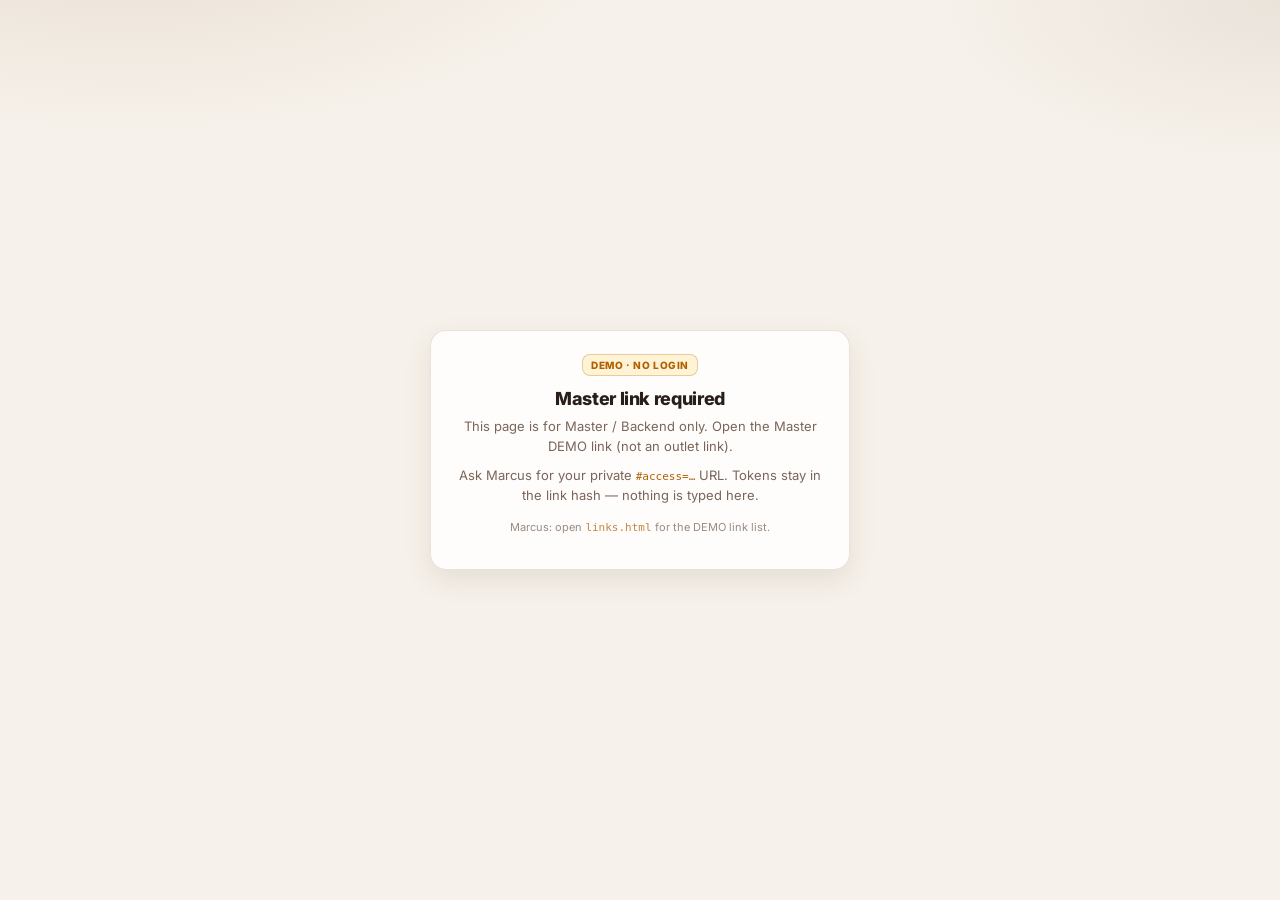
<file: backend.html>
<!DOCTYPE html>
<html lang="en">
<head>
  <meta charset="UTF-8" />
  <meta name="viewport" content="width=device-width, initial-scale=1, viewport-fit=cover" />
  <title>Walnut Bakery · Backend inbox (DEMO)</title>
  <style>
@import url('https://fonts.googleapis.com/css2?family=Inter:wght@400;500;600;700;800&display=swap');
:root {
  --bg: #f6f1ea;
  --brand: #8b5a2b;
  --brand2: #5c3a1e;
  --brand-grad: linear-gradient(135deg, #e8d5c4 0%, #c4a484 45%, #8b5a2b 100%);
  --card: rgba(255,255,255,.72);
  --card-solid: #ffffff;
  --ink: #192326;
  --muted: #7a6558;
  --line: #e1e5e8;
  --ok: #1f9d63;
  --warn: #b06000;
  --danger: #c62828;
  --shadow: 0 10px 28px rgba(92,58,30,.10);
  --radius: 16px;
  --ease: cubic-bezier(.22,1,.36,1);
}
*{box-sizing:border-box;-webkit-tap-highlight-color:transparent}
html,body{margin:0;padding:0;min-height:100%;font-family:Inter,system-ui,-apple-system,Segoe UI,Roboto,sans-serif;background:var(--bg);color:var(--ink)}
body{background:radial-gradient(ellipse 80% 50% at 10% -10%,color-mix(in srgb,var(--brand) 12%,transparent),transparent 50%),radial-gradient(ellipse 60% 40% at 100% 0%,color-mix(in srgb,var(--brand2) 8%,transparent),transparent 45%),var(--bg)}
.app{max-width:960px;margin:0 auto;min-height:100dvh;padding:12px 14px 40px;position:relative;z-index:1}
.hero{background:var(--brand-grad);border-radius:var(--radius);padding:16px;color:#1a1210;box-shadow:var(--shadow);margin-bottom:12px}
.hero h1{margin:0;font-size:18px;font-weight:800}
.hero .sub{margin:4px 0 0;font-size:12px;font-weight:500;opacity:.85}
.demo-badge{display:inline-flex;margin:0 0 12px;font-size:10px;font-weight:700;letter-spacing:.06em;text-transform:uppercase;background:rgba(255,236,180,.55);color:var(--warn);border:1px solid rgba(176,96,0,.28);padding:4px 8px;border-radius:8px}
.glass{background:var(--card);border:1px solid var(--line);border-radius:var(--radius);padding:14px;box-shadow:var(--shadow);backdrop-filter:blur(12px);-webkit-backdrop-filter:blur(12px);margin-bottom:12px}
.glass h2{margin:0 0 4px;font-size:15px;font-weight:700}
.hint{margin:0 0 12px;font-size:12px;color:var(--muted);line-height:1.45}
.site-nav{display:flex;flex-wrap:wrap;gap:8px;justify-content:center;padding:4px 0 16px;font-size:11px;font-weight:600}
.site-nav a{color:var(--muted);text-decoration:none;padding:4px 8px;border-radius:8px;border:1px solid transparent}
.site-nav a:hover,.site-nav a.active{color:var(--ink);border-color:var(--line);background:var(--card)}
.chips{display:flex;flex-wrap:wrap;gap:8px;margin-bottom:12px}
.chip{border:1px solid var(--line);background:var(--card-solid);color:var(--muted);font-size:11px;font-weight:700;padding:6px 10px;border-radius:999px;cursor:pointer;font-family:inherit}
.chip.active{color:#1a1210;background:var(--brand-grad);border-color:transparent}
.table-scroll{overflow:auto;border-radius:12px;border:1px solid var(--line);background:var(--card-solid);-webkit-overflow-scrolling:touch}
table.board{width:100%;min-width:720px;border-collapse:separate;border-spacing:0;font-size:12px}
table.board th,table.board td{padding:8px 6px;border-bottom:1px solid var(--line);text-align:center;white-space:nowrap}
table.board th:first-child,table.board td:first-child{text-align:left;position:sticky;left:0;background:var(--card-solid);z-index:2;min-width:140px;padding-left:12px}
table.board th{font-size:10px;text-transform:uppercase;letter-spacing:.04em;color:var(--muted);position:sticky;top:0;background:var(--card-solid);z-index:3}
table.board th:first-child{z-index:4}
table.board tr.total td{font-weight:800;background:color-mix(in srgb,var(--brand) 12%,transparent)}
table.board td.tot{font-weight:800}
.section-anchor{scroll-margin-top:12px}
.btn{border:0;border-radius:14px;padding:12px 14px;font-size:13px;font-weight:700;font-family:inherit;cursor:pointer;background:var(--card-solid);color:var(--ink);border:1px solid var(--line)}
.btn-danger{background:color-mix(in srgb,var(--danger) 18%,var(--card-solid));color:var(--danger);border-color:color-mix(in srgb,var(--danger) 40%,transparent)}
.btn-primary{background:var(--brand-grad);color:#1a1210;border:0}
.empty{text-align:center;padding:28px 16px;color:var(--muted);font-size:13px}
.order-card{border:1px solid var(--line);border-radius:12px;background:var(--card-solid);margin-bottom:10px;overflow:hidden}
.order-card-head{display:flex;flex-wrap:wrap;gap:8px;justify-content:space-between;align-items:flex-start;padding:12px;cursor:pointer}
.order-card-head:hover{background:color-mix(in srgb,var(--brand) 8%,transparent)}
.order-meta{font-size:12px;line-height:1.45}
.order-meta .id{font-family:ui-monospace,SFMono-Regular,Menlo,monospace;font-size:11px;color:var(--warn)}
.order-meta .sum{color:var(--muted);font-size:11px;margin-top:4px}
.quick-links{display:flex;flex-wrap:wrap;gap:6px;margin-top:8px}
.quick-links a{font-size:11px;font-weight:700;color:var(--brand2);text-decoration:none;border:1px solid var(--line);background:#fff;border-radius:999px;padding:5px 9px}
.quick-links a:hover{border-color:var(--brand);color:var(--ink)}
.order-body{display:none;border-top:1px solid var(--line);padding:10px 12px;background:#f3ece4}
.order-card.open .order-body{display:block}
.order-body pre{margin:0;white-space:pre-wrap;word-break:break-word;font-size:11px;color:var(--ink);font-family:ui-monospace,SFMono-Regular,Menlo,monospace;max-height:320px;overflow:auto}
.map-table{width:100%;border-collapse:collapse;font-size:12px}
.map-table th,.map-table td{padding:8px;border-bottom:1px solid var(--line);text-align:left}
.map-table th{color:var(--muted);font-size:10px;text-transform:uppercase}
@media (max-width:600px){
  .app{padding:10px 10px 32px}
  .hero h1{font-size:16px}
}
</style>
</head>
<body>
  <div class="app">
    <header style="display:flex;align-items:center;justify-content:space-between;gap:12px;padding:8px 0 14px;border-bottom:1px solid var(--line);margin-bottom:14px">
      <div style="display:flex;align-items:center;gap:10px">
        <div style="width:34px;height:34px;border-radius:10px;background:var(--brand);color:#fff;display:grid;place-items:center;font-weight:800">W</div>
        <div><div style="font-weight:800;font-size:15px;letter-spacing:-.02em">Walnut</div><div style="font-size:10px;font-weight:700;letter-spacing:.08em;text-transform:uppercase;color:var(--muted)">Outlet Order · Backend</div></div>
        <span class="demo-badge" style="margin:0">DEMO</span>
      </div>
      <div class="site-nav" style="padding:0;justify-content:flex-end">
        <a href="index.html" id="navOrder">Order</a>
        <a href="production.html" data-master-only>Production</a>
        <a href="baker-board.html" data-master-only>Baker totals</a>
        <a href="bill.html" data-master-only>Bill</a>
        <a href="backend.html" class="active" data-master-only>Backend</a>
        <a href="links.html" data-master-only>Links</a>
      </div>
    </header>
    <p class="hint" style="margin-top:0">How a submitted outlet order looks when received — localStorage <code>walnutDemoOrders</code> only. Not Production.</p>

    <div class="glass">
      <h2>Destination mapping reminder</h2>
      <p class="hint">When live wiring exists, Place order sections write to that outlet’s Ordering spreadsheet tabs:</p>
      <table class="map-table">
        <thead><tr><th>Order section</th><th>Sheet tab</th></tr></thead>
        <tbody>
          <tr><td>Daily (T+1)</td><td><b>Daily</b></td></tr>
          <tr><td>Pack bun change (T+2)</td><td><b>Add Cancel</b></td></tr>
          <tr><td>Weekly Fresh Bun</td><td><b>Weekly</b> / Daily Bun Weekly</td></tr>
          <tr><td>Special Order</td><td><b>SO</b> / Special Order</td></tr>
        </tbody>
      </table>
    </div>

    <div class="glass">
      <div style="display:flex;flex-wrap:wrap;gap:10px;align-items:center;justify-content:space-between;margin-bottom:10px">
        <h2 style="margin:0">Received DEMO orders</h2>
        <button type="button" class="btn btn-danger" id="btnClear">Clear DEMO inbox</button>
      </div>
      <p class="hint">Newest first. Expand a card for pretty JSON payload.</p>
      <div id="list"></div>
    </div>
  </div>
<script src="access.js"></script>
<script>
(function(){
  if (!window.WalnutAccess || !WalnutAccess.require('master')) return;
  try { WalnutAccess.wireNav(document); } catch (eW) {}
  try {
    if (location.pathname.indexOf('walnut-outlet-order')>=0 && location.pathname.indexOf('pages')<0) {
      var n=document.getElementById('navOrder'); if(n) n.href='Index-preview.html';
    }
  } catch(e){}

  var KEY='walnutDemoOrders';

  function load(){
    try {
      var arr=JSON.parse(localStorage.getItem(KEY)||'[]');
      return Array.isArray(arr)?arr:[];
    } catch(e){ return []; }
  }

  function fmtTime(iso){
    try {
      return new Intl.DateTimeFormat('en-GB',{
        timeZone:'Asia/Kuching', dateStyle:'medium', timeStyle:'short'
      }).format(new Date(iso)) + ' MYT';
    } catch(e){ return iso; }
  }

  function render(){
    var list=document.getElementById('list');
    var arr=load();
    if(!arr.length){
      list.innerHTML='<div class="empty"><div style="font-size:28px;margin-bottom:8px;opacity:.7">📭</div>No DEMO submissions yet — submit from the outlet UI</div>';
      return;
    }
    list.innerHTML='';
    arr.forEach(function(entry, idx){
      var s=entry.summary||{};
      var card=document.createElement('div');
      card.className='order-card';
      var head=document.createElement('div');
      head.className='order-card-head';
      head.innerHTML='<div class="order-meta"><div><b>'+(entry.outlet||'?')+'</b> · '+fmtTime(entry.at||entry.payload&&entry.payload.submittedAt||'')+'</div>'+
        '<div class="id">'+(entry.orderId||entry.id||'')+'</div>'+
        '<div class="sum">Daily lines: '+(s.dailyLines||0)+' · units: '+(s.dailyUnits||0)+
        ' · Pack Δ: '+(s.packBunChanges||0)+
        ' · Weekly: '+(s.hasWeekly?'yes':'no')+
        ' · SO: '+(s.hasSO?'yes':'no')+'</div></div><div style="font-size:11px;color:var(--muted)">▾ JSON</div>';
      var body=document.createElement('div');
      body.className='order-body';
      var pre=document.createElement('pre');
      pre.textContent=JSON.stringify(entry.payload||entry, null, 2);
      body.appendChild(pre);
      var code=entry.outlet||(entry.payload&&entry.payload.outlet)||'';
      if(code){
        var links=document.createElement('div');
        links.className='quick-links';
        function addLink(label, href){
          var a=document.createElement('a');
          a.textContent=label;
          a.href=href;
          a.onclick=function(ev){ ev.stopPropagation(); };
          links.appendChild(a);
        }
        function withAccess(href){
          if(window.WalnutAccess&&WalnutAccess.appendAccess) return WalnutAccess.appendAccess(href);
          return href;
        }
        addLink('Open Production', withAccess('production.html?outlet='+encodeURIComponent(code)));
        addLink('Open Bill', withAccess('bill.html?outlet='+encodeURIComponent(code)));
        var metaEl=head.querySelector('.order-meta');
        if(metaEl) metaEl.appendChild(links);
      }
      head.onclick=function(){ card.classList.toggle('open'); };
      card.appendChild(head); card.appendChild(body);
      list.appendChild(card);
    });
  }

  document.getElementById('btnClear').onclick=function(){
    if(!confirm('Clear all DEMO submissions from this browser inbox?')) return;
    localStorage.removeItem(KEY);
    render();
  };

  render();
})();
</script>
</body>
</html>
</file>
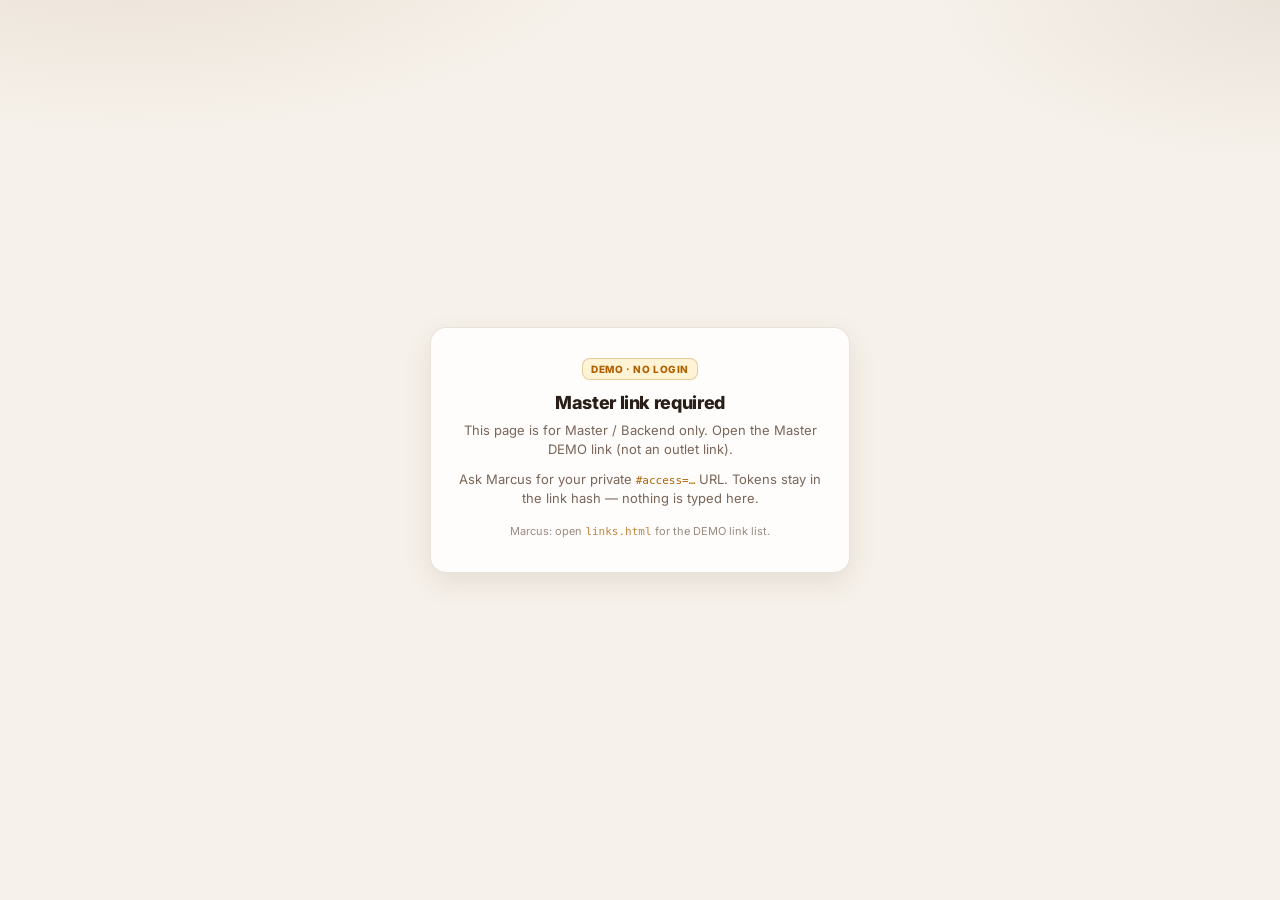
<file: baker-board.html>
<!DOCTYPE html>
<html lang="en">
<head>
  <meta charset="UTF-8" />
  <meta name="viewport" content="width=device-width, initial-scale=1, viewport-fit=cover" />
  <title>WALNUT BAKERY · Baker totals (DEMO)</title>
  <style>
@import url('https://fonts.googleapis.com/css2?family=Inter:wght@400;500;600;700;800&display=swap');
:root {
  --chrome-grad: linear-gradient(135deg, #e8d5c4 0%, #c4a484 45%, #8b5a2b 100%);
  --ink: #202124; --muted: #5f6368; --line: #c0c0c0; --warn: #b06000; --brand-ink: #1a1210;
}
*{box-sizing:border-box}
html,body{margin:0;padding:0;min-height:100%;font-family:Inter,system-ui,-apple-system,Segoe UI,Roboto,sans-serif;background:#f6f1ea;color:var(--ink)}
.chrome{background:var(--chrome-grad);color:var(--brand-ink);padding:12px 16px 10px;box-shadow:0 4px 16px rgba(92,58,30,.12);position:sticky;top:0;z-index:40}
.chrome h1{margin:0;font-size:16px;font-weight:800}
.chrome .sub{margin:4px 0 0;font-size:11px;font-weight:600;opacity:.88;max-width:680px;line-height:1.4}
.badge{display:inline-flex;margin-top:8px;font-size:10px;font-weight:800;letter-spacing:.05em;text-transform:uppercase;background:rgba(255,240,180,.95);color:var(--warn);border:1px solid rgba(176,96,0,.35);padding:5px 10px;border-radius:8px}
.site-nav{display:flex;flex-wrap:wrap;gap:6px;margin-top:10px;font-size:11px;font-weight:700}
.site-nav a{color:rgba(26,18,16,.75);text-decoration:none;padding:4px 8px;border-radius:8px;border:1px solid rgba(26,18,16,.15);background:rgba(255,255,255,.25)}
.site-nav a:hover,.site-nav a.active{background:rgba(255,255,255,.55);color:var(--brand-ink)}
.toolbar{display:flex;flex-wrap:wrap;gap:8px;align-items:center;margin-top:10px}
.btn{border:1px solid rgba(26,18,16,.2);border-radius:10px;padding:8px 12px;font-size:12px;font-weight:700;font-family:inherit;cursor:pointer;background:rgba(255,255,255,.9);color:var(--brand-ink);text-decoration:none;display:inline-flex;align-items:center}
.btn-primary{background:#1a1210;color:#f7efe6;border-color:transparent}
.date-field{display:flex;align-items:center;gap:6px;font-size:11px;font-weight:700}
.date-field input{font:inherit;font-size:12px;padding:4px 6px;border-radius:6px;border:1px solid rgba(26,18,16,.25)}
.meta{font-size:11px;font-weight:600;opacity:.85}
.sheet-wrap{padding:12px 10px 40px}
.board-card{background:#fff;border:1px solid #dadce0;border-radius:4px;margin-bottom:14px;overflow:hidden;box-shadow:0 1px 2px rgba(0,0,0,.06)}
.board-head{padding:8px 10px;background:#f1f3f4;border-bottom:1px solid #dadce0;font-size:12px;font-weight:700}
.hint{margin:0 0 10px;font-size:12px;color:#7a6558;line-height:1.45}
table.sheet{width:100%;border-collapse:collapse;font-size:12px}
table.sheet th,table.sheet td{border:1px solid var(--line);padding:6px 8px;text-align:center;background:#fff}
table.sheet th{background:#e8eaed;font-size:10px;text-transform:uppercase;letter-spacing:.03em;color:var(--muted)}
table.sheet th:first-child,table.sheet td:first-child{text-align:left;font-weight:600;min-width:180px}
table.sheet td.num{font-family:ui-monospace,SFMono-Regular,Menlo,Consolas,monospace}
table.sheet tr.total-row td{background:#fff3cd;font-weight:800}
table.sheet input.qty{width:84px;padding:4px 6px;border:1px solid #c0c0c0;border-radius:4px;font:inherit;font-size:12px;text-align:right}
.note{font-size:11px;color:#5f6368;font-weight:600}
@media (max-width:700px){.chrome h1{font-size:14px}}
  </style>
</head>
<body>
  <header class="chrome">
    <h1>WALNUT BAKERY · Baker totals <span style="font-weight:700;opacity:.8">(DEMO — NOT LIVE)</span></h1>
    <p class="sub">Batch sheet for bakers. One total per product — no outlet columns. Ordered comes from Order UI (fresh weekly / pack changes). Produced is the batch total unless outlet lines were entered on Production.</p>
    <div class="badge">DEMO · totals only · not live Production</div>
    <div class="site-nav">
      <a href="index.html" id="navOrder">← Order</a>
      <a href="production.html">Production</a>
      <a href="baker-board.html" class="active">Baker totals</a>
      <a href="bill.html">Bill</a>
      <a href="backend.html">Backend</a>
      <a href="baker.html">Legacy baker</a>
    </div>
    <div class="toolbar">
      <button type="button" class="btn btn-primary" id="btnReload">Reload</button>
      <label class="date-field">Date <input type="date" id="fulfilDate" /></label>
      <a class="btn" id="linkProduction" href="production.html">Per-outlet Production</a>
      <span class="meta" id="statusMeta">…</span>
    </div>
  </header>
  <main class="sheet-wrap">
    <p class="hint">TOTAL is the sum of Order UI qtys across outlets (SAMPLE baseline is not added). Produced: type the batch here. If Production already has per-outlet Produced for that product, this column shows that sum instead. Gave is the sum of “gave outlet” from the Production BAKER fulfilment lines.</p>
    <section class="board-card">
      <div class="board-head">Fresh bun</div>
      <div id="freshTable"></div>
    </section>
    <section class="board-card">
      <div class="board-head">Pack bun</div>
      <div id="packTable"></div>
    </section>
  </main>
  <script src="access.js"></script>
  <script src="demo-store.js"></script>
  <script>
(function () {
  if (!window.WalnutAccess || !WalnutAccess.require('master')) return;
  try { WalnutAccess.wireNav(document); } catch (eW) {}
  var S = window.WalnutDemoStore;
  if (!S) return;

  function fulfilDate() {
    var input = document.getElementById('fulfilDate');
    if (input && input.value) return input.value;
    try {
      var saved = sessionStorage.getItem('walnutDemoFulfilDate');
      if (saved) return saved;
    } catch (e) {}
    return S.sheetOrderDate();
  }

  function syncDate() {
    var input = document.getElementById('fulfilDate');
    if (!input || input.value) return;
    var d = '';
    try { d = sessionStorage.getItem('walnutDemoFulfilDate') || ''; } catch (e) {}
    input.value = d || S.sheetOrderDate();
  }

  function orderedTotal(row) {
    var t = 0, any = false;
    S.OUTLETS.forEach(function (o) {
      if (row.sources[o] === 'order' && typeof row.cells[o] === 'number') {
        t += row.cells[o];
        any = true;
      }
    });
    return any ? t : 0;
  }

  function renderTable(el, rows) {
    syncDate();
    var date = fulfilDate();
    var table = document.createElement('table');
    table.className = 'sheet';
    var thead = document.createElement('thead');
    var hr = document.createElement('tr');
    ['Product', 'TOTAL', 'Produced', 'Gave'].forEach(function (label) {
      var th = document.createElement('th');
      th.textContent = label;
      hr.appendChild(th);
    });
    thead.appendChild(hr);
    table.appendChild(thead);
    var tb = document.createElement('tbody');
    var gOrd = 0, gProd = 0, gGave = 0;
    rows.forEach(function (r) {
      var product = r.key || r.product;
      var totals = S.fulfilProductTotals(date, 'baker', product);
      var ordered = orderedTotal(r);
      var producedShown = totals.outletEntries > 0 ? totals.outletProduced : (totals.batch == null ? 0 : totals.batch);
      gOrd += ordered;
      gProd += producedShown;
      gGave += totals.outletGave;
      var tr = document.createElement('tr');
      var name = document.createElement('td');
      name.textContent = r.product;
      var ord = document.createElement('td');
      ord.className = 'num';
      ord.textContent = String(ordered);
      var prod = document.createElement('td');
      prod.className = 'num';
      if (totals.outletEntries > 0) {
        prod.textContent = String(totals.outletProduced);
        var note = document.createElement('div');
        note.className = 'note';
        note.textContent = 'Sum of outlets';
        prod.appendChild(note);
      } else {
        var input = document.createElement('input');
        input.type = 'number';
        input.min = '0';
        input.step = '1';
        input.className = 'qty';
        input.value = totals.batch == null ? '' : String(totals.batch);
        input.setAttribute('aria-label', 'Produced ' + product);
        input.addEventListener('change', function () {
          S.writeFulfilCell(date, 'baker', product, '*', 'produced', input.value);
          render();
        });
        prod.appendChild(input);
      }
      var gave = document.createElement('td');
      gave.className = 'num';
      gave.textContent = String(totals.outletGave || 0);
      tr.appendChild(name);
      tr.appendChild(ord);
      tr.appendChild(prod);
      tr.appendChild(gave);
      tb.appendChild(tr);
    });
    var foot = document.createElement('tr');
    foot.className = 'total-row';
    ['TOTAL', gOrd, gProd, gGave].forEach(function (v, i) {
      var td = document.createElement('td');
      td.textContent = String(v);
      if (i) td.className = 'num';
      foot.appendChild(td);
    });
    tb.appendChild(foot);
    table.appendChild(tb);
    el.innerHTML = '';
    el.appendChild(table);
  }

  function render() {
    syncDate();
    var fresh = S.buildMatrix(S.FRESH_BUN, { source: 'fresh', base: 1 });
    var pack = S.buildMatrix(S.PACK_BUN, { source: 'pack', base: 4 });
    renderTable(document.getElementById('freshTable'), fresh);
    renderTable(document.getElementById('packTable'), pack);
    var n = Object.keys(S.latestByOutlet()).length;
    document.getElementById('statusMeta').textContent = n
      ? (n + (n === 1 ? ' outlet' : ' outlets') + ' with Order UI submits')
      : 'No Order UI submits yet — totals are 0';
  }

  document.getElementById('btnReload').onclick = render;
  document.getElementById('fulfilDate').addEventListener('change', function () {
    try { sessionStorage.setItem('walnutDemoFulfilDate', document.getElementById('fulfilDate').value || ''); } catch (e) {}
    render();
  });
  window.addEventListener('storage', function (ev) {
    if (!ev.key || ev.key === S.KEY || ev.key === S.FULFIL_KEY) render();
  });
  render();
})();
  </script>
</body>
</html>
</file>
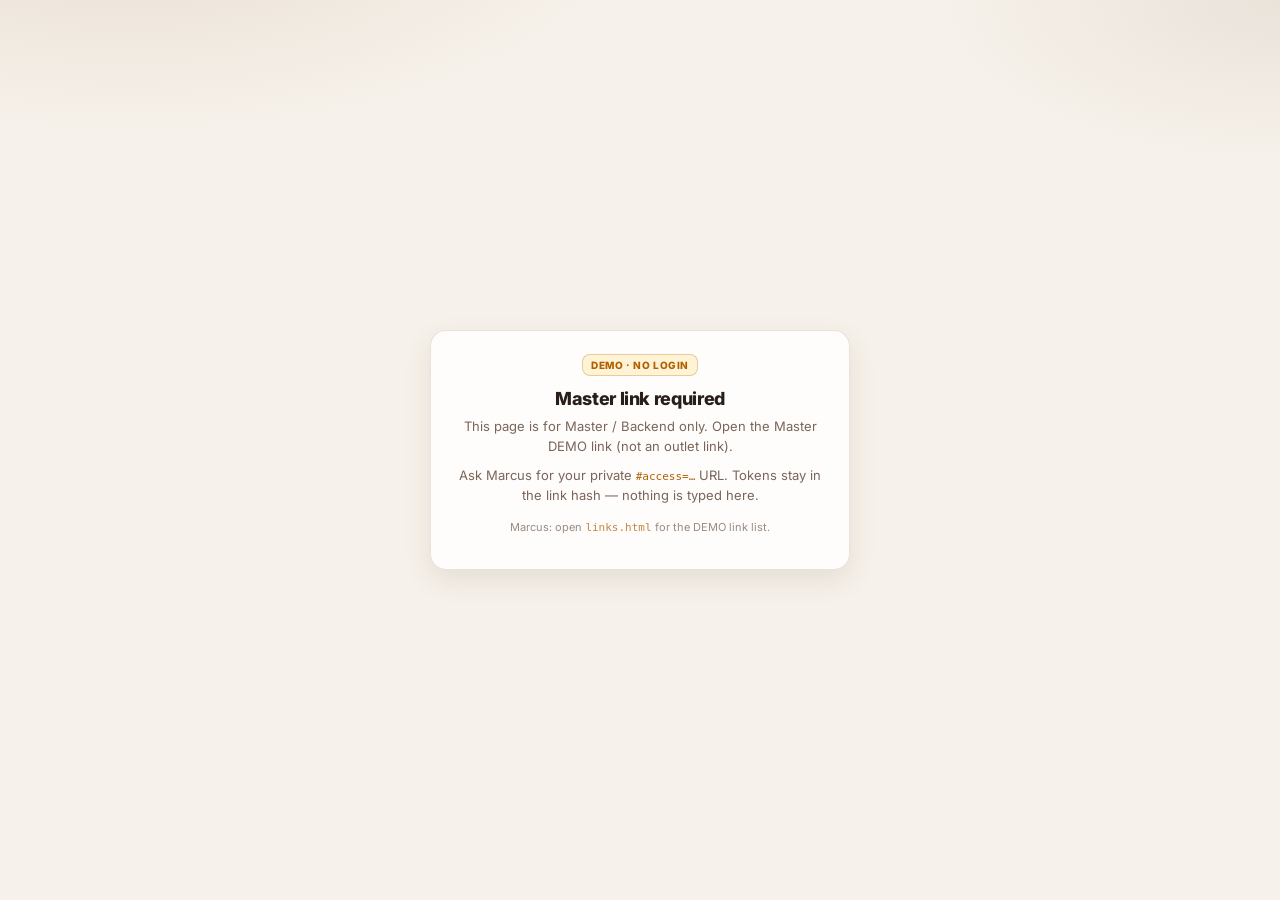
<file: baker.html>
<!DOCTYPE html>
<html lang="en">
<head>
  <meta charset="UTF-8" />
  <meta name="viewport" content="width=device-width, initial-scale=1, viewport-fit=cover" />
  <title>Walnut Bakery · Baker board (DEMO)</title>
  <style>
@import url('https://fonts.googleapis.com/css2?family=Inter:wght@400;500;600;700;800&display=swap');
:root {
  --bg: #f6f1ea;
  --brand: #8b5a2b;
  --brand2: #5c3a1e;
  --brand-grad: linear-gradient(135deg, #e8d5c4 0%, #c4a484 45%, #8b5a2b 100%);
  --card: rgba(255,255,255,.72);
  --card-solid: #ffffff;
  --ink: #2a1f18;
  --muted: #7a6558;
  --line: rgba(92,58,30,.14);
  --ok: #1f9d63;
  --warn: #b06000;
  --danger: #c62828;
  --shadow: 0 10px 28px rgba(92,58,30,.10);
  --radius: 16px;
  --ease: cubic-bezier(.22,1,.36,1);
}
*{box-sizing:border-box;-webkit-tap-highlight-color:transparent}
html,body{margin:0;padding:0;min-height:100%;font-family:Inter,system-ui,-apple-system,Segoe UI,Roboto,sans-serif;background:var(--bg);color:var(--ink)}
body{background:radial-gradient(ellipse 80% 50% at 10% -10%,color-mix(in srgb,var(--brand) 12%,transparent),transparent 50%),radial-gradient(ellipse 60% 40% at 100% 0%,color-mix(in srgb,var(--brand2) 8%,transparent),transparent 45%),var(--bg)}
.app{max-width:960px;margin:0 auto;min-height:100dvh;padding:12px 14px 40px;position:relative;z-index:1}
.hero{background:var(--brand-grad);border-radius:var(--radius);padding:16px;color:#1a1210;box-shadow:var(--shadow);margin-bottom:12px}
.hero h1{margin:0;font-size:18px;font-weight:800}
.hero .sub{margin:4px 0 0;font-size:12px;font-weight:500;opacity:.85}
.demo-badge{display:inline-flex;margin:0 0 12px;font-size:10px;font-weight:700;letter-spacing:.06em;text-transform:uppercase;background:rgba(255,236,180,.55);color:var(--warn);border:1px solid rgba(176,96,0,.28);padding:4px 8px;border-radius:8px}
.glass{background:var(--card);border:1px solid var(--line);border-radius:var(--radius);padding:14px;box-shadow:var(--shadow);backdrop-filter:blur(12px);-webkit-backdrop-filter:blur(12px);margin-bottom:12px}
.glass h2{margin:0 0 4px;font-size:15px;font-weight:700}
.hint{margin:0 0 12px;font-size:12px;color:var(--muted);line-height:1.45}
.site-nav{display:flex;flex-wrap:wrap;gap:8px;justify-content:center;padding:4px 0 16px;font-size:11px;font-weight:600}
.site-nav a{color:var(--muted);text-decoration:none;padding:4px 8px;border-radius:8px;border:1px solid transparent}
.site-nav a:hover,.site-nav a.active{color:var(--ink);border-color:var(--line);background:var(--card)}
.chips{display:flex;flex-wrap:wrap;gap:8px;margin-bottom:12px}
.chip{border:1px solid var(--line);background:var(--card-solid);color:var(--muted);font-size:11px;font-weight:700;padding:6px 10px;border-radius:999px;cursor:pointer;font-family:inherit}
.chip.active{color:#1a1210;background:var(--brand-grad);border-color:transparent}
.table-scroll{overflow:auto;border-radius:12px;border:1px solid var(--line);background:var(--card-solid);-webkit-overflow-scrolling:touch}
table.board{width:100%;min-width:720px;border-collapse:separate;border-spacing:0;font-size:12px}
table.board th,table.board td{padding:8px 6px;border-bottom:1px solid var(--line);text-align:center;white-space:nowrap}
table.board th:first-child,table.board td:first-child{text-align:left;position:sticky;left:0;background:var(--card-solid);z-index:2;min-width:140px;padding-left:12px}
table.board th{font-size:10px;text-transform:uppercase;letter-spacing:.04em;color:var(--muted);position:sticky;top:0;background:var(--card-solid);z-index:3}
table.board th:first-child{z-index:4}
table.board tr.total td{font-weight:800;background:color-mix(in srgb,var(--brand) 12%,transparent)}
table.board td.tot{font-weight:800}
.section-anchor{scroll-margin-top:12px}
.btn{border:0;border-radius:14px;padding:12px 14px;font-size:13px;font-weight:700;font-family:inherit;cursor:pointer;background:var(--card-solid);color:var(--ink);border:1px solid var(--line)}
.btn-danger{background:color-mix(in srgb,var(--danger) 18%,var(--card-solid));color:var(--danger);border-color:color-mix(in srgb,var(--danger) 40%,transparent)}
.btn-primary{background:var(--brand-grad);color:#1a1210;border:0}
.empty{text-align:center;padding:28px 16px;color:var(--muted);font-size:13px}
.order-card{border:1px solid var(--line);border-radius:12px;background:var(--card-solid);margin-bottom:10px;overflow:hidden}
.order-card-head{display:flex;flex-wrap:wrap;gap:8px;justify-content:space-between;align-items:flex-start;padding:12px;cursor:pointer}
.order-card-head:hover{background:color-mix(in srgb,var(--brand) 8%,transparent)}
.order-meta{font-size:12px;line-height:1.45}
.order-meta .id{font-family:ui-monospace,SFMono-Regular,Menlo,monospace;font-size:11px;color:var(--warn)}
.order-meta .sum{color:var(--muted);font-size:11px;margin-top:4px}
.order-body{display:none;border-top:1px solid var(--line);padding:10px 12px;background:#f3ece4}
.order-card.open .order-body{display:block}
.order-body pre{margin:0;white-space:pre-wrap;word-break:break-word;font-size:11px;color:var(--ink);font-family:ui-monospace,SFMono-Regular,Menlo,monospace;max-height:320px;overflow:auto}
.map-table{width:100%;border-collapse:collapse;font-size:12px}
.map-table th,.map-table td{padding:8px;border-bottom:1px solid var(--line);text-align:left}
.map-table th{color:var(--muted);font-size:10px;text-transform:uppercase}
@media (max-width:600px){
  .app{padding:10px 10px 32px}
  .hero h1{font-size:16px}
}
</style>
</head>
<body>
  <div class="app">
    <div class="site-nav">
      <a href="index.html" id="navOrder">Order</a>
      <a href="baker-board.html">Baker totals</a>
      <a href="production.html">Production clone</a>
      <a href="bill.html">Bill clone</a>
      <a href="backend.html">Backend</a>
      <a href="baker.html" class="active">Baker (legacy)</a>
    </div>
    <div class="hero">
      <h1>Walnut Bakery · Baker board (DEMO)</h1>
      <p class="sub">Legacy SAMPLE rollup with outlet columns. Bakers should use <b>Baker totals</b> — product and total only, fed by Order UI.</p>
    </div>
        <div class="demo-badge">LEGACY SAMPLE — use <a href="baker-board.html" style="color:inherit">Baker totals</a> for the batch sheet. This page is not live Production.</div>

    <div class="chips" id="chips">
      <button type="button" class="chip active" data-target="sec-fresh">Fresh Bun</button>
      <button type="button" class="chip" data-target="sec-pack">Pack Bun</button>
      <button type="button" class="chip" data-target="sec-spec">Specialty / Bread</button>
    </div>

    <div class="glass section-anchor" id="sec-fresh">
      <h2>Fresh Bun totals</h2>
      <p class="hint">One bake-day × all outlets (DEMO SAMPLE). Real BAKER pulls weekday column from outlet Weekly — not Daily clear-cycle.</p>
      <div class="table-scroll" id="freshTable"></div>
    </div>

    <div class="glass section-anchor" id="sec-pack">
      <h2>Pack Bun totals</h2>
      <p class="hint">DEMO SAMPLE tray-style pack bun rollup (not live PACKER / BAKER BUAT).</p>
      <div class="table-scroll" id="packTable"></div>
    </div>

    <div class="glass section-anchor" id="sec-spec">
      <h2>Specialty / Bread summary</h2>
      <p class="hint">High-level DEMO SAMPLE counts for specialty + bread only — not a full BR&amp;SP board.</p>
      <div class="table-scroll" id="specTable"></div>
    </div>

    <p class="hint" style="text-align:center;">← Back via Order UI · Backend inbox shows DEMO submissions</p>
  </div>
<script src="access.js"></script>
<script>
(function(){
  if (!window.WalnutAccess || !WalnutAccess.require('master')) return;
  try { WalnutAccess.wireNav(document); } catch (eW) {}
  var OUTLETS = ['FS', 'TC', 'KK', 'BV', 'CC', 'PP', 'BN', 'JNY', 'MK1', 'MK2', 'SA'];
  if (/Index-preview/i.test(document.referrer||'')) {
    var a=document.getElementById('navOrder'); if(a) a.href='Index-preview.html';
  }
  // If opened beside Index-preview in same folder, prefer preview link when that file exists — keep index.html default for Pages.
  try {
    if (location.pathname.indexOf('walnut-outlet-order')>=0 && location.pathname.indexOf('pages')<0) {
      var n=document.getElementById('navOrder'); if(n) n.href='Index-preview.html';
    }
  } catch(e){}

  function seed(name, outlet, base){
    var n=0;
    for(var i=0;i<name.length;i++) n+=name.charCodeAt(i);
    for(var j=0;j<outlet.length;j++) n+=outlet.charCodeAt(j)*3;
    return ((n + base) % 9) + (base%3);
  }

  function buildRows(products, base){
    return products.map(function(p, pi){
      var row={product:p};
      var tot=0;
      OUTLETS.forEach(function(o){
        // JNY/SA lighter fresh in SAMPLE; MK smaller
        var v=seed(p,o,base+pi);
        if(o==='MK1'||o==='MK2') v=Math.max(0, Math.floor(v/2));
        if(o==='SA') v=Math.max(0, Math.floor(v/3));
        if(o==='JNY' && base===1) v=Math.max(1, Math.floor(v*0.8));
        row[o]=v; tot+=v;
      });
      row.TOTAL=tot;
      return row;
    });
  }

  var FRESH = ['CHEESE ROLL BUN','CHICKEN FLOSS BUN','CHICKEN FRANKIE','CHOC.RICE BUN','DOUBLE SAUSAGE','DONUT CHOCOLATE','DONUT RING','FRANKIE CHEESE','MILK SHAKE BUN','MINI HAWAII','POLO BUN','RAISIN CREAM CHEESE','SPICY CHICKEN FLOSS','SUGAR CHEESE STICK BUN','TUNA MINCE'];
  var PACK = ["BUTTER BUN 2's","BURGER BUN 5'S","BUTTER MILK BUN 4'S","CHEESE BUN 6'S","CHOCOLATE CHIP BUN 4'S","HOT DOG BUN 5'S","KAYA BUN 4'S",'TAU SAR BUN',"WHOLEMEAL ROLL 6'S"];
  var SPEC = ['MINI HAM & CHEESE','MIX GRAIN','PEEL & CHEESE','WHOLEMEAL LOAF','FRENCH LOAF','EGG BREAD','SANDWICH BREAD',"SCONE 2'S"];

  function renderBoard(el, rows){
    var html='<table class="board"><thead><tr><th>Product</th>';
    OUTLETS.forEach(function(o){ html+='<th>'+o+'</th>'; });
    html+='<th>TOTAL</th></tr></thead><tbody>';
    var colTot={}; OUTLETS.forEach(function(o){ colTot[o]=0; }); var grand=0;
    rows.forEach(function(r){
      html+='<tr><td>'+r.product+'</td>';
      OUTLETS.forEach(function(o){ html+='<td>'+r[o]+'</td>'; colTot[o]+=r[o]; });
      html+='<td class="tot">'+r.TOTAL+'</td></tr>';
      grand+=r.TOTAL;
    });
    html+='<tr class="total"><td>TOTAL</td>';
    OUTLETS.forEach(function(o){ html+='<td>'+colTot[o]+'</td>'; });
    html+='<td class="tot">'+grand+'</td></tr></tbody></table>';
    el.innerHTML=html;
  }

  renderBoard(document.getElementById('freshTable'), buildRows(FRESH, 1));
  renderBoard(document.getElementById('packTable'), buildRows(PACK, 4));
  renderBoard(document.getElementById('specTable'), buildRows(SPEC, 7));

  document.getElementById('chips').addEventListener('click', function(ev){
    var btn=ev.target.closest('.chip'); if(!btn) return;
    document.querySelectorAll('.chip').forEach(function(c){ c.classList.remove('active'); });
    btn.classList.add('active');
    var t=document.getElementById(btn.getAttribute('data-target'));
    if(t) t.scrollIntoView({behavior:'smooth', block:'start'});
  });
})();
</script>
</body>
</html>
</file>
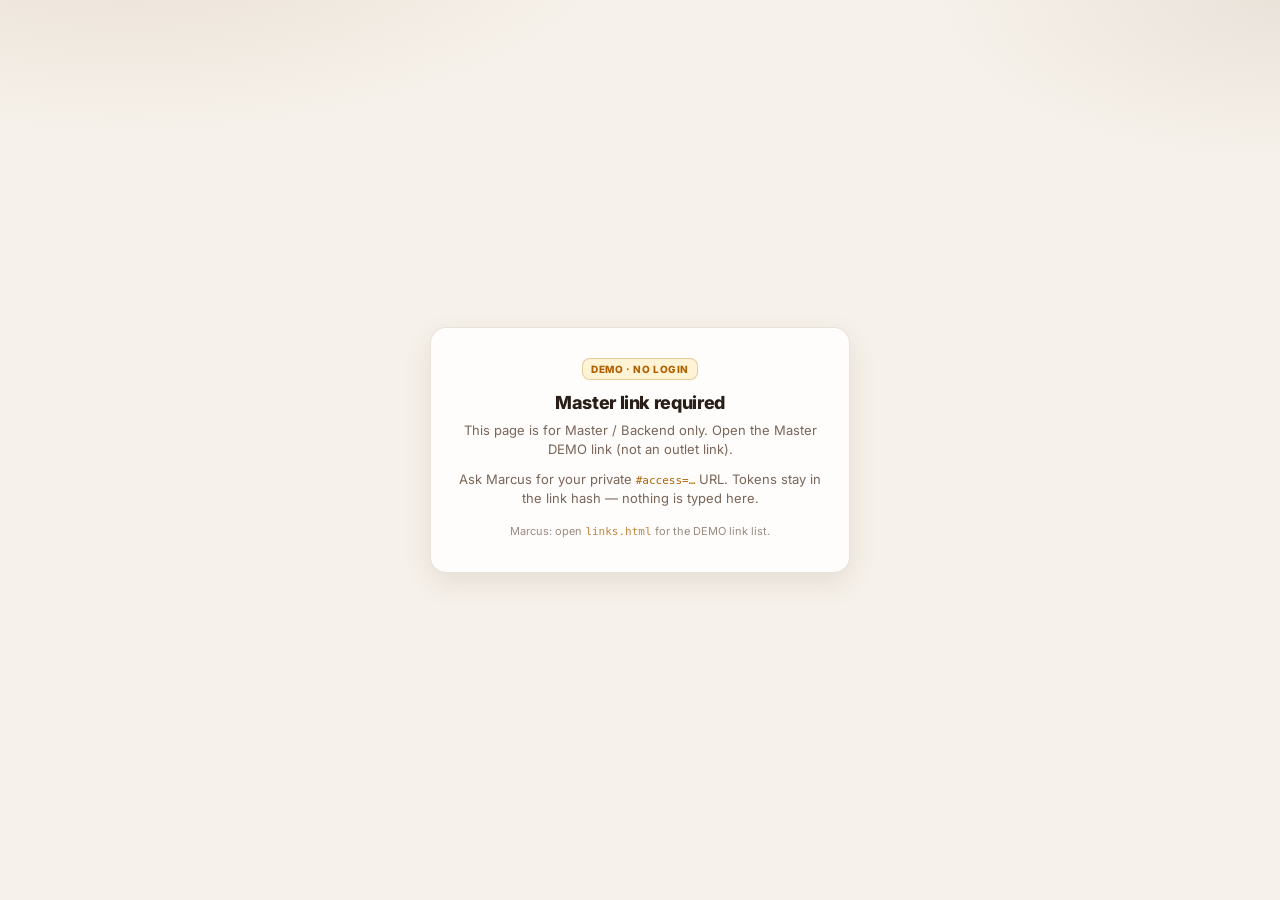
<file: bill.html>
<!DOCTYPE html>
<html lang="en">
<head>
  <meta charset="UTF-8" />
  <meta name="viewport" content="width=device-width, initial-scale=1, viewport-fit=cover" />
  <title>WALNUT BAKERY · Bill For Print (DEMO CLONE)</title>
  <style>
@import url('https://fonts.googleapis.com/css2?family=Inter:wght@400;500;600;700;800&display=swap');
:root {
  --chrome-grad: linear-gradient(135deg, #e8d5c4 0%, #c4a484 45%, #8b5a2b 100%);
  --ink: #202124;
  --muted: #5f6368;
  --line: #bdbdbd;
  --warn: #b06000;
  --brand-ink: #1a1210;
}
*{box-sizing:border-box}
html,body{margin:0;padding:0;min-height:100%;font-family:Inter,system-ui,-apple-system,Segoe UI,Roboto,sans-serif;background:#f6f1ea;color:var(--ink)}
.chrome{
  background:var(--chrome-grad);color:var(--brand-ink);padding:12px 16px;
  box-shadow:0 4px 16px rgba(92,58,30,.12);position:sticky;top:0;z-index:40
}
.chrome h1{margin:0;font-size:16px;font-weight:800}
.chrome .sub{margin:4px 0 0;font-size:11px;font-weight:600;opacity:.88;line-height:1.4;max-width:640px}
.badge{
  display:inline-flex;margin-top:8px;font-size:10px;font-weight:800;letter-spacing:.05em;
  text-transform:uppercase;background:rgba(255,240,180,.95);color:var(--warn);
  border:1px solid rgba(176,96,0,.35);padding:5px 10px;border-radius:8px
}
.site-nav{display:flex;flex-wrap:wrap;gap:6px;margin-top:10px;font-size:11px;font-weight:700}
.site-nav a{color:rgba(26,18,16,.75);text-decoration:none;padding:4px 8px;border-radius:8px;border:1px solid rgba(26,18,16,.15);background:rgba(255,255,255,.25)}
.site-nav a:hover,.site-nav a.active{background:rgba(255,255,255,.55);color:var(--brand-ink)}
.toolbar{display:flex;flex-wrap:wrap;gap:8px;align-items:center;margin-top:10px}
.btn{
  border:0;border-radius:10px;padding:8px 12px;font-size:12px;font-weight:700;
  font-family:inherit;cursor:pointer;background:rgba(255,255,255,.9);color:var(--brand-ink);
  border:1px solid rgba(26,18,16,.2)
}
.btn-primary{background:#1a1210;color:#f7efe6;border:0}
label.out{font-size:12px;font-weight:700;display:flex;align-items:center;gap:6px}
select{
  font:inherit;font-size:12px;font-weight:700;padding:6px 8px;border-radius:8px;
  border:1px solid rgba(26,18,16,.25);background:#fff
}
.meta{font-size:11px;font-weight:600;opacity:.85}
.page{background:#f3ece4;padding:14px 10px 48px;min-height:70vh}
.sheet{
  max-width:900px;margin:0 auto 18px;background:#fff;border:1px solid #c0c0c0;
  box-shadow:0 1px 3px rgba(0,0,0,.08);padding:10px 12px 14px
}
.sheet-header{
  display:grid;grid-template-columns:1fr auto;gap:8px;align-items:end;
  border-bottom:2px solid #333;padding-bottom:8px;margin-bottom:8px
}
.sheet-header .co{font-size:15px;font-weight:800;letter-spacing:.04em}
.sheet-header .outlet{font-size:13px;font-weight:700;margin-top:4px}
.sheet-header .right{text-align:right;font-size:12px;font-weight:600}
.sheet-header .code{
  display:inline-block;margin-top:6px;font-family:ui-monospace,Menlo,monospace;
  font-size:14px;font-weight:800;border:1px solid #333;padding:2px 8px
}
.demo-tag{font-size:10px;font-weight:700;color:var(--warn);margin-top:4px}
.sec-title{
  margin:12px 0 6px;font-size:11px;font-weight:800;text-transform:uppercase;
  letter-spacing:.06em;color:#444;border-left:3px solid #8b5a2b;padding-left:8px
}
.grid2{display:grid;grid-template-columns:1.2fr 0.8fr;gap:10px}
@media (max-width:720px){.grid2{grid-template-columns:1fr}}
table.bill{
  width:100%;border-collapse:collapse;font-size:11px;
  font-variant-numeric:tabular-nums
}
table.bill th,table.bill td{
  border:1px solid var(--line);padding:3px 5px;text-align:center;background:#fff
}
table.bill th{background:#f1f3f4;font-size:9px;text-transform:uppercase;letter-spacing:.03em;color:var(--muted)}
table.bill td:first-child,table.bill th:first-child{text-align:left;font-weight:500}
table.bill td.num{font-family:ui-monospace,SFMono-Regular,Menlo,Consolas,monospace}
table.bill td.from-order{background:#e8f5e9}
table.bill td.dash{color:#9aa0a6}
table.bill tr.sec td{background:#fafafa;font-weight:700;text-align:left;font-size:10px;text-transform:uppercase;letter-spacing:.04em}
.sign{
  margin-top:16px;display:grid;grid-template-columns:1fr 1fr;gap:10px 18px;font-size:11px;font-weight:600
}
.sign .line{border-bottom:1px solid #222;min-height:36px;padding-top:4px}
.sign .lbl{font-size:10px;color:var(--muted);font-weight:700;text-transform:uppercase;letter-spacing:.03em;margin-bottom:2px}
.hint{max-width:900px;margin:0 auto 10px;font-size:11px;color:#7a6558;line-height:1.45}
.bill-banner{
  max-width:900px;margin:0 auto 10px;padding:10px 12px;border-radius:4px;
  border:1px solid #dadce0;border-left:4px solid #b06000;background:#fff8e1;
  font-size:14px;font-weight:800;color:#1a1210
}
.bill-banner.from-order{border-left-color:#1f9d63;background:#e8f5e9}
.link-row{display:flex;flex-wrap:wrap;gap:8px 14px;align-items:center;margin-top:8px;font-size:12px;font-weight:800}
.link-row a{color:rgba(26,18,16,.8);text-decoration:none;border-bottom:2px solid transparent;padding-bottom:2px}
.link-row a:hover{border-bottom-color:#1a1210;color:#1a1210}
@page{size:A4;margin:10mm}
@media print{
  html,body{background:#fff}
  .chrome,.site-nav,.toolbar,.hint,.link-row,.bill-banner,.no-print{display:none!important}
  .page{padding:0;background:#fff}
  .sheet{box-shadow:none;max-width:100%;margin:0 0 0;padding:0 0 8mm;page-break-after:always;border:0}
  .sheet:last-child{page-break-after:auto}
  .sheet-header{border-bottom:2px solid #000}
  .sheet-header .co{font-size:16px}
  .grid2{grid-template-columns:1.15fr .85fr;gap:8px}
  table.bill{font-size:9.5pt}
  table.bill th,table.bill td{border-color:#222;padding:2px 4px}
  table.bill td.from-order{background:#e8f5e9 !important;-webkit-print-color-adjust:exact;print-color-adjust:exact}
  table.bill tr,.sign{page-break-inside:avoid}
  .sign .line{min-height:28px;border-bottom:1px solid #000}
}
  </style>
</head>
<body>
  <header class="chrome no-print">
    <h1>WALNUT BAKERY · Bill For Print <span style="font-weight:700;opacity:.8">(DEMO CLONE — NOT LIVE)</span></h1>
    <p class="sub">Per-outlet delivery form clone. Filled from latest DEMO Order UI submit when present; otherwise SAMPLE placeholders. Not the live Bill For Print spreadsheet.</p>
    <div class="badge">DEMO CLONE — Order UI localStorage + SAMPLE · not live Production</div>
    <div class="site-nav">
      <a href="index.html" id="navOrder">Order</a>
      <a href="production.html" data-master-only>Production clone</a>
      <a href="baker-board.html" data-master-only>Baker totals</a>
      <a href="bill.html" class="active" data-master-only>Bill clone</a>
      <a href="backend.html" data-master-only>Backend</a>
      <a href="links.html" data-master-only>All links</a>
    </div>
    <div class="toolbar">
      <label class="out">Outlet
        <select id="outletSelect"></select>
      </label>
      <button type="button" class="btn btn-primary" id="btnReload">Reload from Order UI</button>
      <button type="button" class="btn" id="btnPrint">Print</button>
      <span class="meta" id="statusMeta">…</span>
    </div>
    <nav class="link-row" aria-label="Factory links">
      <a href="index.html" id="linkBackOrder">← Order</a>
      <a href="production.html" id="linkProd">Production</a>
      <a href="baker-board.html" id="linkBaker">Baker totals</a>
      <a href="backend.html" id="linkBackend">Backend</a>
    </nav>
  </header>

  <main class="page">
    <div class="bill-banner no-print" id="billBanner">Bill for …</div>
    <p class="hint no-print">Green qty cells come from the latest DEMO submit for the selected outlet. Empty 1ST/2ND (and 2ND/3RD on pack) left blank for factory fill-in — same as the paper bill workflow. SAMPLE numbers are not live Production.</p>
    <div id="billRoot"></div>
  </main>

  <script src="access.js"></script>
  <script src="demo-store.js"></script>
  <script>
(function () {
  if (!window.WalnutAccess || !WalnutAccess.require('master')) return;
  try { WalnutAccess.wireNav(document); } catch (eW) {}
  var S = window.WalnutDemoStore;
  if (!S) { document.getElementById('statusMeta').textContent = 'demo-store.js missing'; return; }

  try {
    if (location.pathname.indexOf('walnut-outlet-order') >= 0 && location.pathname.indexOf('pages') < 0) {
      var n = document.getElementById('navOrder');
      if (n) n.href = 'Index-preview.html';
    }
  } catch (e) {}

  var sel = document.getElementById('outletSelect');
  S.OUTLETS.forEach(function (o) {
    var opt = document.createElement('option');
    opt.value = o;
    opt.textContent = o + ' — ' + (S.OUTLET_NAMES[o] || o);
    sel.appendChild(opt);
  });
  function readOutletParam() {
    var code = '';
    try {
      var q = new URLSearchParams(location.search).get('outlet');
      if (q) code = q;
    } catch (e) {}
    if (!code) {
      try {
        var m = String(location.hash || '').match(/(?:^|[#&])outlet=([^&]+)/i);
        if (m) code = decodeURIComponent(m[1]);
      } catch (e2) {}
    }
    code = String(code || '').trim().toUpperCase();
    if (S.OUTLETS.indexOf(code) < 0) return '';
    return code;
  }
  var initialOutlet = readOutletParam();
  if (initialOutlet) sel.value = initialOutlet;

  function esc(s) {
    return String(s == null ? '' : s)
      .replace(/&/g, '&amp;').replace(/</g, '&lt;').replace(/>/g, '&gt;');
  }

  function qtyCell(map, name, fromOrderSet) {
    var v = map[name];
    var cls = 'num';
    if (fromOrderSet[name]) cls += ' from-order';
    if (v == null) cls += ' dash';
    return '<td class="' + cls + '">' + esc(S.cellDisplay(v)) + '</td>';
  }

  function productRows(names, map, fromOrderSet, cols) {
    // cols: qty + optional 1ST 2ND or 2ND 3RD
    var html = '';
    names.forEach(function (name) {
      html += '<tr><td>' + esc(name) + '</td>';
      html += qtyCell(map, name, fromOrderSet);
      for (var i = 1; i < cols; i++) html += '<td></td>';
      html += '</tr>';
    });
    return html;
  }

  function soSidePanel(lines) {
    var list = lines || [];
    var html = '<table class="bill"><thead><tr><th>Special order</th><th>QTY</th><th>Bill no</th><th>Customer</th></tr></thead><tbody>';
    if (!list.length) {
      html += '<tr><td colspan="4" style="text-align:left;color:#9aa0a6;font-size:10px">None in latest DEMO submit</td></tr>';
    } else {
      list.forEach(function (sp) {
        if (!sp || !sp.product) return;
        var pickup = (sp.pickUpDate || '') + (sp.pickUpTime ? ' ' + sp.pickUpTime : '');
        html += '<tr><td>' + esc(sp.product) +
          (pickup ? '<div style="font-size:10px;color:#5f6368">Pick up ' + esc(pickup) + '</div>' : '') +
          '</td><td class="num from-order">' + esc(sp.qty || sp.quantity || 1) + '</td>' +
          '<td>' + esc(sp.billNo || '—') + '</td>' +
          '<td>' + esc(sp.customerName || '—') + '</td></tr>';
      });
    }
    html += '</tbody></table>';
    return html;
  }

  function signBlock(includeDistributed) {
    var lines = [
      ['Double check by:', 'Received by cashier:'],
      ['Delivery by driver:', 'Driver arrived time:'],
      ['Driver out time:', includeDistributed ? 'Distributed by:' : '']
    ];
    var html = '<div class="sign">';
    lines.forEach(function (pair) {
      pair.forEach(function (lbl) {
        if (!lbl) { html += '<div></div>'; return; }
        html += '<div><div class="lbl">' + esc(lbl) + '</div><div class="line"></div></div>';
      });
    });
    html += '</div>';
    return html;
  }

  function sheetHeader(code, dateStr, meta) {
    var name = S.OUTLET_BILL_NAMES[code] || S.OUTLET_NAMES[code] || code;
    return '<div class="sheet-header">' +
      '<div><div class="co">WALNUT BAKERY SDN BHD</div>' +
      '<div class="outlet">OUTLET : ' + esc(name) + '</div>' +
      '<div class="demo-tag">' + esc(meta.label) + (meta.hasOrder ? '' : ' · DEMO SAMPLE') + '</div></div>' +
      '<div class="right">Date: ' + esc(dateStr) + '<div class="code">' + esc(code) + '</div></div>' +
      '</div>';
  }

  function render() {
    var code = sel.value;
    var data = S.billQtyMap(code);
    var map = data.qty;
    var meta = data.meta;
    var special = data.special;
    var dateStr = S.fmtDisplayDate(meta.orderDate || meta.packBunDate || '');

    // which keys came from order (approx: all daily keys + fresh + pack when hasOrder)
    var fromOrderSet = {};
    if (meta.hasOrder) {
      var latest = S.latestByOutlet()[code];
      var p = (latest && latest.payload) || {};
      Object.keys(p.daily || {}).forEach(function (k) {
        fromOrderSet[k] = 1;
        if (k.indexOf('::') >= 0) fromOrderSet[k.slice(k.lastIndexOf('::') + 2)] = 1;
      });
      S.FRESH_BUN.forEach(function (n) {
        // if weekly/daily provided value, mark
        if (p.daily && p.daily[n] != null) fromOrderSet[n] = 1;
        if (p.weekly) fromOrderSet[n] = 1;
      });
      (p.packBunChanges || []).forEach(function (it) {
        if (it && it.product) fromOrderSet[it.product] = 1;
      });
    }

    var nice = S.OUTLET_NAMES[code] || code;
    var banner = document.getElementById('billBanner');
    if (banner) {
      banner.textContent = meta.hasOrder
        ? ('Bill for ' + nice + ' · from latest DEMO submit')
        : ('Bill for ' + nice + ' · SAMPLE');
      banner.className = 'bill-banner no-print' + (meta.hasOrder ? ' from-order' : '');
    }
    document.getElementById('statusMeta').textContent = meta.hasOrder
      ? ('Latest DEMO: ' + meta.orderId + (meta.at ? ' · ' + meta.at : ''))
      : ('No submit for ' + code + ' — SAMPLE placeholders');

    var freshSpec = S.FRESH_BUN.concat(S.SPECIALTY);
    // normalize alias MINI HAM AND CHEESE
    if (map['MINI HAM & CHEESE'] != null && map['MINI HAM AND CHEESE'] == null) {
      map['MINI HAM AND CHEESE'] = map['MINI HAM & CHEESE'];
    }

    var pastryNames = S.PASTRY.filter(function (n) {
      return n.indexOf('PUFF') < 0 && n.indexOf('ECLAIR') < 0;
    });
    var puffNames = S.PASTRY.filter(function (n) {
      return n.indexOf('PUFF') >= 0 || n.indexOf('ECLAIR') >= 0;
    });
    var packNames = S.PACK_BUN.map(function (p) { return p.name; });

    var html = '';

    // Section 1 — Fresh bun + specialty + SO side
    html += '<section class="sheet">';
    html += sheetHeader(code, dateStr, meta);
    html += '<div class="sec-title">(1) Fresh bun + specialty</div>';
    html += '<div class="grid2"><div>';
    html += '<table class="bill"><thead><tr><th>Products</th><th>QTY</th><th>1ST</th><th>2ND</th></tr></thead><tbody>';
    html += productRows(freshSpec, map, fromOrderSet, 3);
    html += '</tbody></table></div><div>';
    html += soSidePanel(data.specialLines || (special && special.product ? [special] : []));
    html += '</div></div>';
    html += signBlock(false);
    html += '</section>';

    // Section 2 — Pastry
    html += '<section class="sheet">';
    html += sheetHeader(code, dateStr, meta);
    html += '<div class="sec-title">(2) Pastry</div>';
    html += '<div class="grid2"><div>';
    html += '<table class="bill"><thead><tr><th>Products</th><th>QTY</th><th>1ST</th><th>2ND</th></tr></thead><tbody>';
    html += productRows(pastryNames, map, fromOrderSet, 3);
    html += '</tbody></table></div><div>';
    html += soSidePanel([]);
    html += '</div></div>';
    html += '<div class="sign"><div><div class="lbl">Double check by:</div><div class="line"></div></div><div></div></div>';
    html += '</section>';

    // Section 3 — Cake / cartoon / slice / others
    html += '<section class="sheet">';
    html += sheetHeader(code, dateStr, meta);
    html += '<div class="sec-title">(3) Cake / cartoon / slice / others</div>';
    html += '<div class="grid2"><div>';
    html += '<table class="bill"><thead><tr><th>Cake ½kg / 1kg / Others</th><th>QTY</th><th>1ST</th><th>2ND</th></tr></thead><tbody>';
    html += '<tr class="sec"><td colspan="4">Cake ½kg</td></tr>';
    html += productRows(S.CAKE_HALF, map, fromOrderSet, 3);
    html += '<tr class="sec"><td colspan="4">Cake 1kg</td></tr>';
    html += productRows(S.CAKE_1KG, map, fromOrderSet, 3);
    html += '<tr class="sec"><td colspan="4">Others</td></tr>';
    html += productRows(S.OTHERS, map, fromOrderSet, 3);
    html += '</tbody></table></div><div>';
    html += '<table class="bill"><thead><tr><th>Cartoon / Slice</th><th>QTY</th><th>1ST</th><th>2ND</th></tr></thead><tbody>';
    html += '<tr class="sec"><td colspan="4">Cartoon</td></tr>';
    html += productRows(S.CARTOON, map, fromOrderSet, 3);
    html += '<tr class="sec"><td colspan="4">Slice</td></tr>';
    html += productRows(S.SLICE, map, fromOrderSet, 3);
    html += '</tbody></table>';
    html += '</div></div>';
    html += signBlock(false);
    html += '</section>';

    // Section 4 — Pack bun + bread + puff
    html += '<section class="sheet">';
    html += sheetHeader(code, dateStr, meta);
    html += '<div class="sec-title">(4) Pack bun + bread + pastry puff</div>';
    html += '<div class="grid2"><div>';
    html += '<table class="bill"><thead><tr><th>Products</th><th>QTY</th><th>2ND</th><th>3RD</th></tr></thead><tbody>';
    html += '<tr class="sec"><td colspan="4">Pack bun</td></tr>';
    html += productRows(packNames, map, fromOrderSet, 3);
    html += '<tr class="sec"><td colspan="4">Bread</td></tr>';
    html += productRows(S.BREAD, map, fromOrderSet, 3);
    html += '</tbody></table></div><div>';
    html += '<table class="bill"><thead><tr><th>Products</th><th>QTY</th><th>2ND</th><th>3RD</th></tr></thead><tbody>';
    html += productRows(puffNames, map, fromOrderSet, 3);
    html += '</tbody></table>';
    html += soSidePanel(data.specialLines || (special && special.product ? [special] : []));
    html += '</div></div>';
    html += signBlock(true);
    html += '</section>';

    document.getElementById('billRoot').innerHTML = html;
  }

  sel.onchange = function () {
    try {
      var hash = location.hash || '';
      if (hash.indexOf('access=') < 0 && window.WalnutAccess && WalnutAccess.token()) {
        hash = '#access=' + encodeURIComponent(WalnutAccess.token());
      }
      history.replaceState(null, '', location.pathname + '?outlet=' + encodeURIComponent(sel.value) + hash);
    } catch (e) {}
    render();
  };
  document.getElementById('btnReload').onclick = render;
  document.getElementById('btnPrint').onclick = function () { window.print(); };
  window.addEventListener('storage', function (ev) {
    if (ev.key === S.KEY || ev.key === null) render();
  });
  document.addEventListener('visibilitychange', function () {
    if (!document.hidden) render();
  });

  render();
})();
  </script>
</body>
</html>
</file>
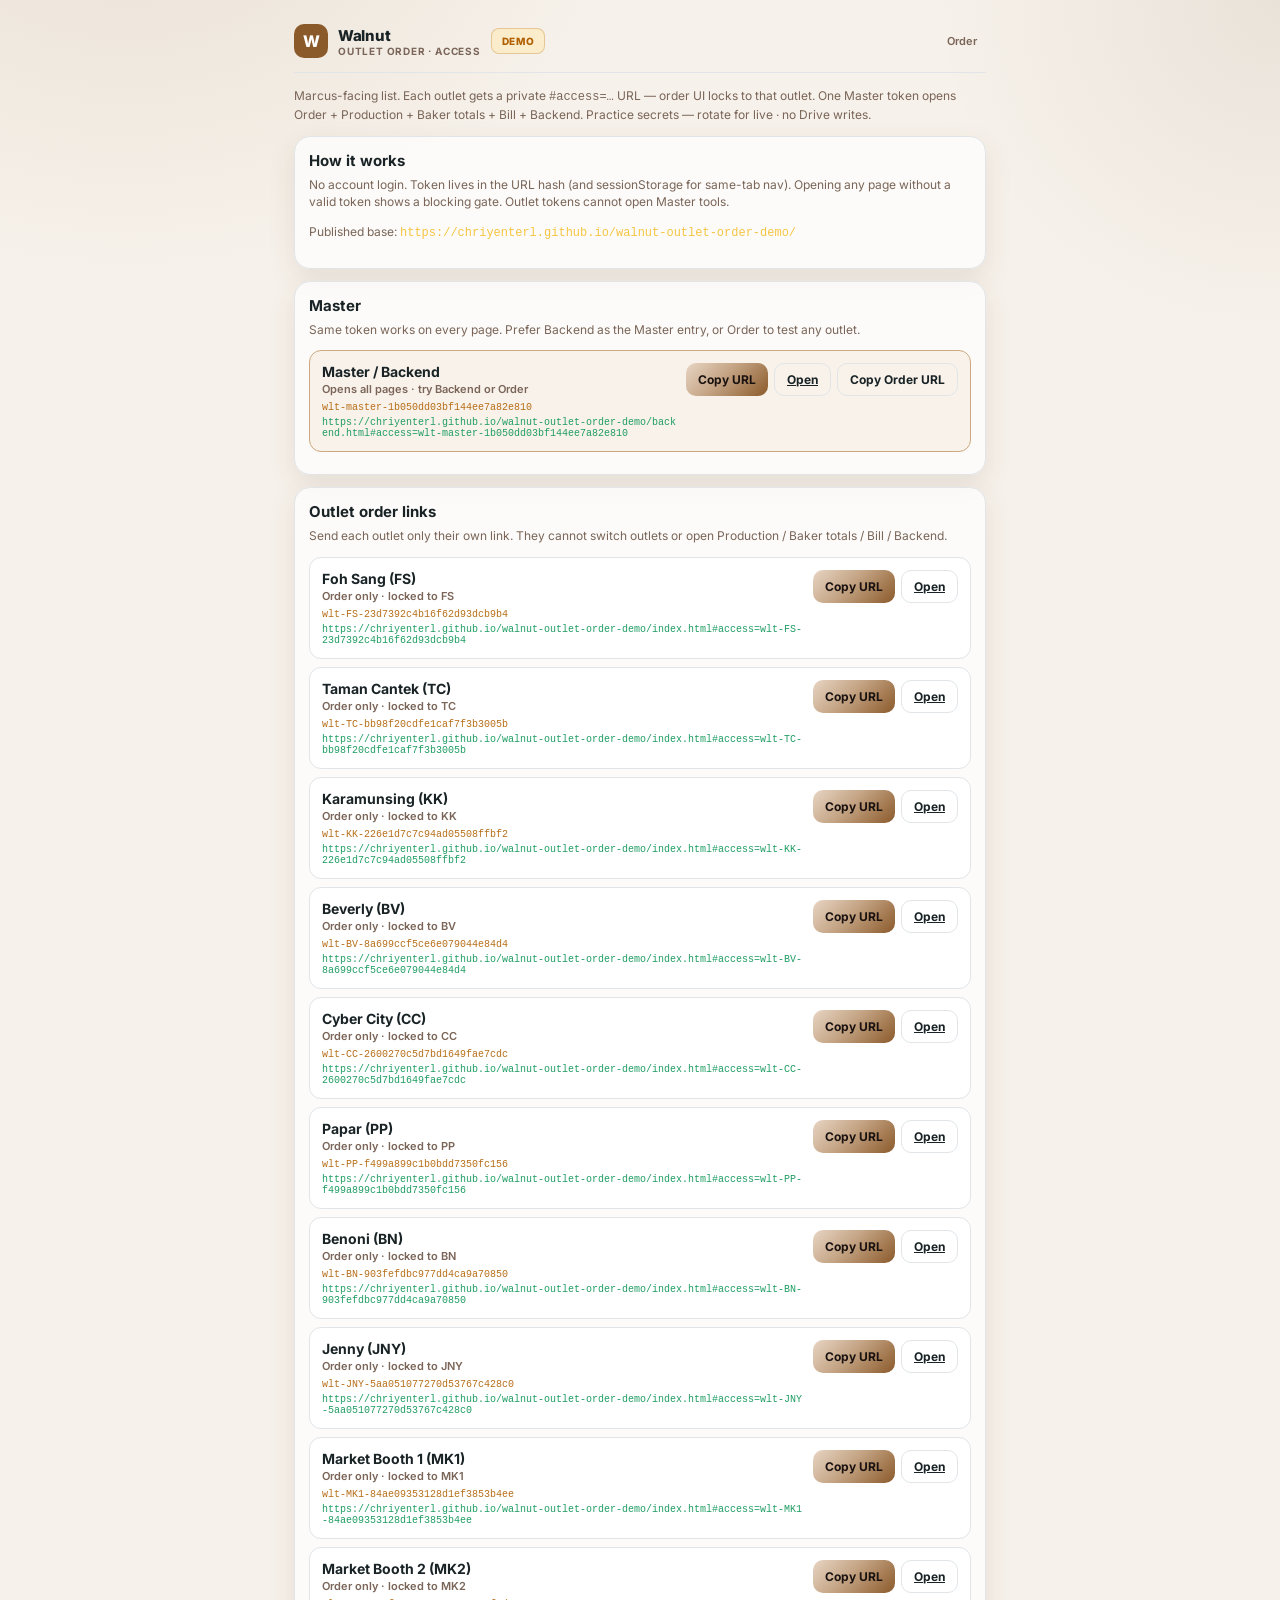
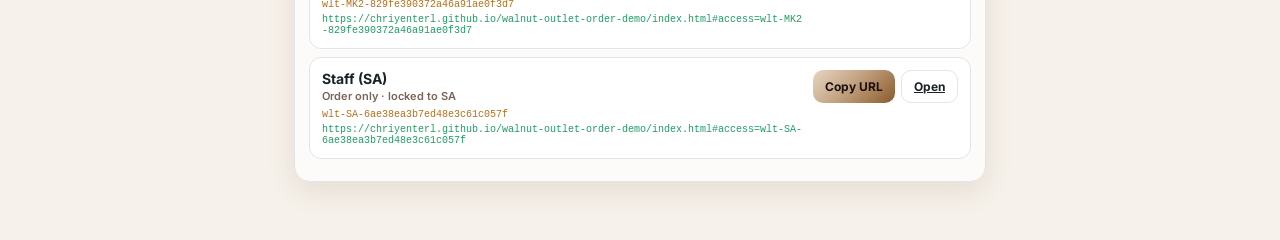
<file: links.html>
<!DOCTYPE html>
<html lang="en">
<head>
  <meta charset="UTF-8" />
  <meta name="viewport" content="width=device-width, initial-scale=1, viewport-fit=cover" />
  <title>Walnut Bakery · DEMO access links</title>
  <style>
@import url('https://fonts.googleapis.com/css2?family=Inter:wght@400;500;600;700;800&display=swap');
:root {
  --bg: #f6f1ea;
  --brand: #8b5a2b;
  --brand2: #5c3a1e;
  --brand-grad: linear-gradient(135deg, #e8d5c4 0%, #c4a484 45%, #8b5a2b 100%);
  --card: rgba(255,255,255,.72);
  --card-solid: #ffffff;
  --ink: #192326;
  --muted: #7a6558;
  --line: #e1e5e8;
  --ok: #1f9d63;
  --warn: #b06000;
  --shadow: 0 10px 28px rgba(92,58,30,.10);
  --radius: 16px;
}
*{box-sizing:border-box;-webkit-tap-highlight-color:transparent}
html,body{margin:0;padding:0;min-height:100%;font-family:Inter,system-ui,-apple-system,Segoe UI,Roboto,sans-serif;background:var(--bg);color:var(--ink)}
body{background:radial-gradient(ellipse 80% 50% at 10% -10%,color-mix(in srgb,var(--brand) 12%,transparent),transparent 50%),radial-gradient(ellipse 60% 40% at 100% 0%,color-mix(in srgb,var(--brand2) 8%,transparent),transparent 45%),var(--bg)}
.app{max-width:720px;margin:0 auto;padding:16px 14px 48px}
.hero{background:var(--brand-grad);border-radius:var(--radius);padding:16px;color:#1a1210;box-shadow:var(--shadow);margin-bottom:12px}
.hero h1{margin:0;font-size:18px;font-weight:800}
.hero .sub{margin:4px 0 0;font-size:12px;font-weight:500;opacity:.85;line-height:1.4}
.demo-badge{display:inline-flex;margin:0 0 12px;font-size:10px;font-weight:800;letter-spacing:.06em;text-transform:uppercase;background:rgba(255,236,180,.55);color:var(--warn);border:1px solid rgba(176,96,0,.28);padding:6px 10px;border-radius:8px}
.glass{background:var(--card);border:1px solid var(--line);border-radius:var(--radius);padding:14px;box-shadow:var(--shadow);margin-bottom:12px}
.glass h2{margin:0 0 6px;font-size:15px;font-weight:700}
.hint{margin:0 0 12px;font-size:12px;color:var(--muted);line-height:1.45}
.site-nav{display:flex;flex-wrap:wrap;gap:8px;justify-content:center;padding:4px 0 16px;font-size:11px;font-weight:600}
.site-nav a{color:var(--muted);text-decoration:none;padding:4px 8px;border-radius:8px;border:1px solid transparent}
.site-nav a:hover,.site-nav a.active{color:var(--ink);border-color:var(--line);background:var(--card)}
.row{display:flex;flex-wrap:wrap;gap:8px;align-items:flex-start;justify-content:space-between;padding:12px;border:1px solid var(--line);border-radius:12px;background:var(--card-solid);margin-bottom:8px}
.row .meta{flex:1;min-width:180px}
.row .name{font-size:14px;font-weight:700}
.row .code{font-size:11px;color:var(--muted);font-weight:600;margin-top:2px}
.row .tok{font-family:ui-monospace,SFMono-Regular,Menlo,monospace;font-size:10px;color:var(--warn);word-break:break-all;margin-top:6px;opacity:.9}
.row .url{font-family:ui-monospace,SFMono-Regular,Menlo,monospace;font-size:10px;color:var(--ok);word-break:break-all;margin-top:4px}
.actions{display:flex;flex-wrap:wrap;gap:6px}
.btn{border:0;border-radius:10px;padding:8px 12px;font-size:12px;font-weight:700;font-family:inherit;cursor:pointer;background:var(--brand-grad);color:#1a1210}
.btn-ghost{background:transparent;color:var(--ink);border:1px solid var(--line)}
.toast{position:fixed;left:50%;bottom:24px;transform:translateX(-50%) translateY(20px);background:#ffffff;border:1px solid var(--line);color:var(--ink);box-shadow:var(--shadow);padding:10px 14px;border-radius:12px;font-size:12px;font-weight:700;opacity:0;pointer-events:none;transition:.3s;z-index:50}
.toast.show{opacity:1;transform:translateX(-50%)}
.master-row{border-color:color-mix(in srgb,var(--warn) 45%,var(--line));background:color-mix(in srgb,var(--warn) 8%,var(--card-solid))}
  </style>
</head>
<body>
  <div class="app">
    <header style="display:flex;align-items:center;justify-content:space-between;gap:12px;padding:8px 0 14px;border-bottom:1px solid var(--line);margin-bottom:14px">
      <div style="display:flex;align-items:center;gap:10px">
        <div style="width:34px;height:34px;border-radius:10px;background:var(--brand);color:#fff;display:grid;place-items:center;font-weight:800">W</div>
        <div><div style="font-weight:800;font-size:15px;letter-spacing:-.02em">Walnut</div><div style="font-size:10px;font-weight:700;letter-spacing:.08em;text-transform:uppercase;color:var(--muted)">Outlet Order · Access</div></div>
        <span class="demo-badge" style="margin:0">DEMO</span>
      </div>
      <div class="site-nav" id="siteNav" style="padding:0;justify-content:flex-end">
        <a href="index.html">Order</a>
        <a href="production.html" data-master-only>Production</a>
        <a href="baker-board.html" data-master-only>Baker totals</a>
        <a href="bill.html" data-master-only>Bill</a>
        <a href="backend.html" data-master-only>Backend</a>
        <a href="links.html" class="active" data-master-only>Links</a>
      </div>
    </header>
    <p class="hint" style="margin-top:0">Marcus-facing list. Each outlet gets a private <code>#access=…</code> URL — order UI locks to that outlet. One Master token opens Order + Production + Baker totals + Bill + Backend. Practice secrets — rotate for live · no Drive writes.</p>

    <div class="glass">
      <h2>How it works</h2>
      <p class="hint">No account login. Token lives in the URL hash (and sessionStorage for same-tab nav). Opening any page without a valid token shows a blocking gate. Outlet tokens cannot open Master tools.</p>
      <p class="hint" id="baseHint"></p>
    </div>

    <div class="glass">
      <h2>Master</h2>
      <p class="hint">Same token works on every page. Prefer Backend as the Master entry, or Order to test any outlet.</p>
      <div id="masterList"></div>
    </div>

    <div class="glass">
      <h2>Outlet order links</h2>
      <p class="hint">Send each outlet only their own link. They cannot switch outlets or open Production / Baker totals / Bill / Backend.</p>
      <div id="outletList"></div>
    </div>
  </div>
  <div class="toast" id="toast"></div>
  <script src="access.js"></script>
  <script>
(function () {
  var A = window.WalnutAccess;
  if (!A) return;

  // links.html itself: allow master OR show list anyway for Marcus (this page lists tokens).
  // Gate lightly: require any valid token OR allow open without (Marcus bookmark). Spec: DEMO tokens visible for testing.
  // Keep page open without gate so Marcus can always copy links; still wire nav if master hash present.
  A.parse();
  A.wireNav(document);
  A.applyNavVisibility();

  var BASE = 'https://chriyenterl.github.io/walnut-outlet-order-demo/';
  document.getElementById('baseHint').innerHTML =
    'Published base: <code style="color:#f5c542">' + BASE + '</code>';

  function toast(msg) {
    var t = document.getElementById('toast');
    t.textContent = msg;
    t.classList.add('show');
    setTimeout(function () { t.classList.remove('show'); }, 1600);
  }

  function copy(text) {
    if (navigator.clipboard && navigator.clipboard.writeText) {
      navigator.clipboard.writeText(text).then(function () { toast('Copied'); }).catch(function () { fallback(text); });
    } else fallback(text);
  }
  function fallback(text) {
    var ta = document.createElement('textarea');
    ta.value = text; document.body.appendChild(ta); ta.select();
    try { document.execCommand('copy'); toast('Copied'); } catch (e) { toast('Copy failed'); }
    document.body.removeChild(ta);
  }

  function absolute(rel) {
    return BASE + rel.replace(/^\//, '');
  }

  function rowHtml(item, isMaster) {
    var orderRel = 'index.html#access=' + encodeURIComponent(item.token);
    var backendRel = 'backend.html#access=' + encodeURIComponent(item.token);
    var orderAbs = absolute(orderRel);
    var backendAbs = absolute(backendRel);
    var title = isMaster ? 'Master / Backend' : (item.name + ' (' + item.outlet + ')');
    var sub = isMaster
      ? 'Opens all pages · try Backend or Order'
      : 'Order only · locked to ' + item.outlet;
    var primary = isMaster ? backendAbs : orderAbs;
    var primaryRel = isMaster ? backendRel : orderRel;
    return (
      '<div class="row' + (isMaster ? ' master-row' : '') + '">' +
        '<div class="meta">' +
          '<div class="name">' + title + '</div>' +
          '<div class="code">' + sub + '</div>' +
          '<div class="tok">' + item.token + '</div>' +
          '<div class="url">' + primary + '</div>' +
        '</div>' +
        '<div class="actions">' +
          '<button type="button" class="btn" data-copy="' + primary.replace(/"/g, '&quot;') + '">Copy URL</button>' +
          '<a class="btn btn-ghost" href="' + primaryRel + '">Open</a>' +
          (isMaster
            ? '<button type="button" class="btn btn-ghost" data-copy="' + orderAbs.replace(/"/g, '&quot;') + '">Copy Order URL</button>'
            : '') +
        '</div>' +
      '</div>'
    );
  }

  var reg = A.listRegistry();
  var masterEl = document.getElementById('masterList');
  var outletEl = document.getElementById('outletList');
  masterEl.innerHTML = '';
  outletEl.innerHTML = '';
  reg.forEach(function (item) {
    if (item.role === 'master') masterEl.innerHTML += rowHtml(item, true);
    else outletEl.innerHTML += rowHtml(item, false);
  });

  document.querySelectorAll('[data-copy]').forEach(function (btn) {
    btn.addEventListener('click', function () { copy(btn.getAttribute('data-copy')); });
  });
})();
  </script>
</body>
</html>
</file>
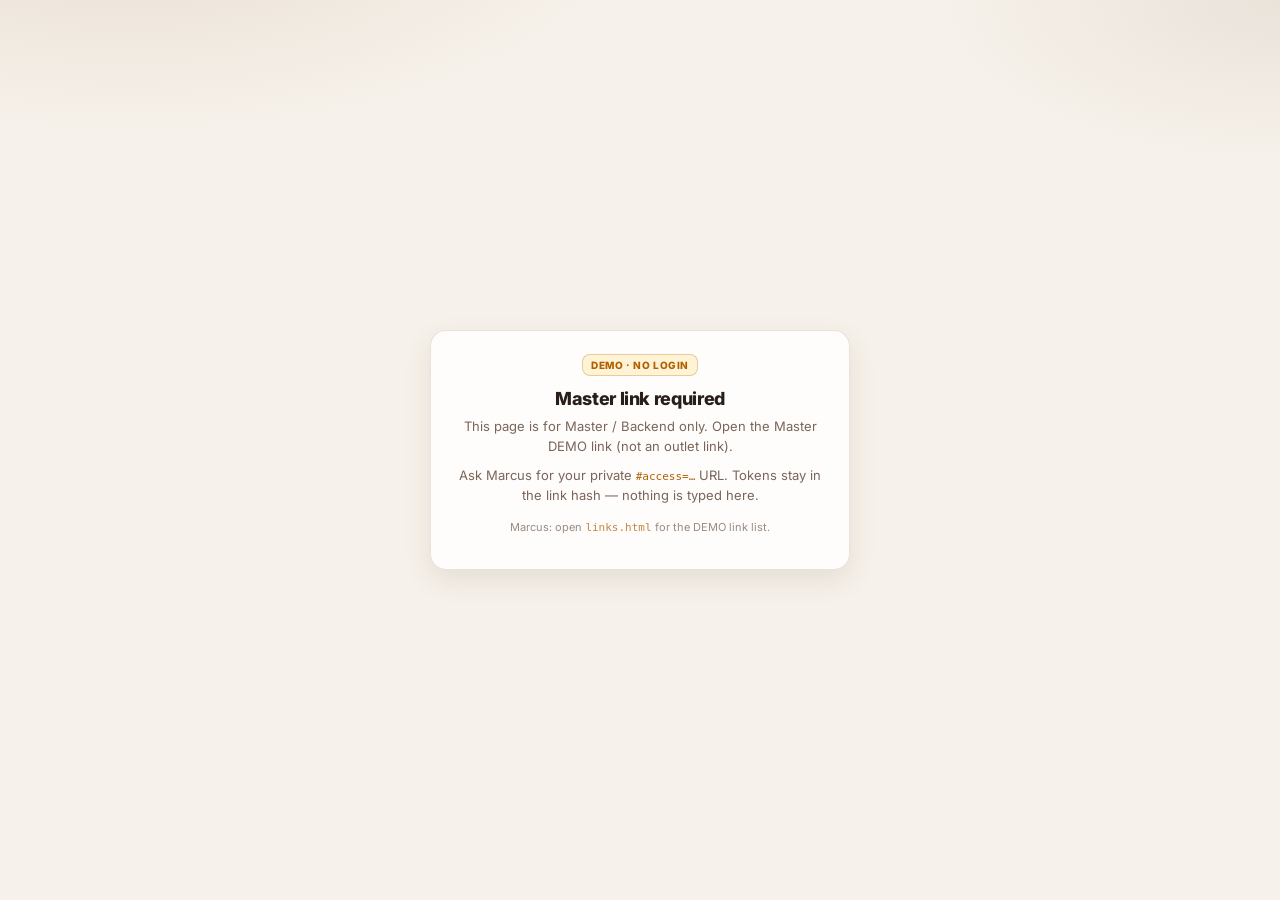
<file: production.html>
<!DOCTYPE html>
<html lang="en">
<head>
  <meta charset="UTF-8" />
  <meta name="viewport" content="width=device-width, initial-scale=1, viewport-fit=cover" />
  <title>WALNUT BAKERY · Production Sheet (DEMO CLONE)</title>
  <style>
@import url('https://fonts.googleapis.com/css2?family=Inter:wght@400;500;600;700;800&display=swap');
:root {
  --chrome: #5c3a1e;
  --chrome2: #8b5a2b;
  --chrome-grad: linear-gradient(135deg, #e8d5c4 0%, #c4a484 45%, #8b5a2b 100%);
  --sheet-bg: #f3f3f3;
  --cell: #ffffff;
  --cell-alt: #f8f9fa;
  --header-cell: #e8eaed;
  --total-cell: #fff8e1;
  --order-cell: #e8f5e9;
  --ink: #202124;
  --muted: #5f6368;
  --line: #c0c0c0;
  --brand-ink: #1a1210;
  --warn: #b06000;
}
*{box-sizing:border-box}
html,body{margin:0;padding:0;min-height:100%;font-family:Inter,system-ui,-apple-system,Segoe UI,Roboto,sans-serif;background:#f6f1ea;color:var(--ink)}
.chrome{
  background:var(--chrome-grad);color:var(--brand-ink);
  padding:12px 16px 10px;box-shadow:0 4px 16px rgba(92,58,30,.12);
  position:sticky;top:0;z-index:40;
}
.chrome-top{display:flex;flex-wrap:wrap;gap:10px;align-items:flex-start;justify-content:space-between}
.chrome h1{margin:0;font-size:16px;font-weight:800;letter-spacing:.02em}
.chrome .sub{margin:4px 0 0;font-size:11px;font-weight:600;opacity:.88;max-width:640px;line-height:1.4}
.badge{
  display:inline-flex;align-items:center;gap:6px;font-size:10px;font-weight:800;
  letter-spacing:.05em;text-transform:uppercase;background:rgba(255,240,180,.95);
  color:var(--warn);border:1px solid rgba(176,96,0,.35);padding:5px 10px;border-radius:8px;
}
.site-nav{display:flex;flex-wrap:wrap;gap:6px;margin-top:10px;font-size:11px;font-weight:700}
.site-nav a{color:rgba(26,18,16,.75);text-decoration:none;padding:4px 8px;border-radius:8px;border:1px solid rgba(26,18,16,.15);background:rgba(255,255,255,.25)}
.site-nav a:hover,.site-nav a.active{background:rgba(255,255,255,.55);color:var(--brand-ink)}
.toolbar{display:flex;flex-wrap:wrap;gap:8px;align-items:center;margin-top:10px}
.btn{
  border:0;border-radius:10px;padding:8px 12px;font-size:12px;font-weight:700;
  font-family:inherit;cursor:pointer;background:rgba(255,255,255,.9);color:var(--brand-ink);
  border:1px solid rgba(26,18,16,.2)
}
.btn-primary{background:#1a1210;color:#f7efe6;border-color:transparent}
.meta{font-size:11px;font-weight:600;opacity:.85}
.tabs{
  display:flex;flex-wrap:wrap;gap:6px;padding:10px 12px;background:#efe6db;
  border-bottom:1px solid rgba(92,58,30,.14);position:sticky;top:0;z-index:30;
}
/* tabs stick under chrome — chrome already sticky; keep tabs sticky within scroll */
.tabs-wrap{position:sticky;top:0;z-index:35;background:#efe6db}
.chip{
  border:1px solid rgba(92,58,30,.18);background:#ffffff;color:#7a6558;
  font-size:11px;font-weight:700;padding:7px 12px;border-radius:999px;cursor:pointer;font-family:inherit
}
.chip.active{color:#1a1210;background:var(--chrome-grad);border-color:transparent}
.sheet-wrap{background:var(--sheet-bg);min-height:70vh;padding:12px 10px 40px}
.panel{display:none}
.panel.active{display:block}
.board-card{
  background:#fff;border:1px solid #dadce0;border-radius:4px;margin-bottom:14px;
  box-shadow:0 1px 2px rgba(0,0,0,.06);overflow:hidden
}
.board-head{
  display:flex;flex-wrap:wrap;justify-content:space-between;gap:8px;align-items:center;
  padding:8px 10px;background:#f1f3f4;border-bottom:1px solid #dadce0;font-size:12px;font-weight:700
}
.board-head .date{font-family:ui-monospace,SFMono-Regular,Menlo,monospace;font-size:11px;color:var(--muted);font-weight:600}
.board-head a{font-size:11px;font-weight:800;color:#1b5e20;text-decoration:none}
.table-scroll{overflow:auto;-webkit-overflow-scrolling:touch;max-height:min(70vh,720px)}
table.sheet{
  width:100%;min-width:860px;border-collapse:collapse;font-size:11px;
  font-variant-numeric:tabular-nums;font-family:"Google Sans",Roboto,Inter,system-ui,sans-serif
}
table.sheet th,table.sheet td{
  border:1px solid var(--line);padding:4px 6px;text-align:center;white-space:nowrap;
  background:var(--cell)
}
table.sheet th{
  background:var(--header-cell);font-size:10px;font-weight:700;text-transform:uppercase;
  letter-spacing:.03em;color:var(--muted);position:sticky;top:0;z-index:3
}
table.sheet th:first-child,table.sheet td:first-child{
  text-align:left;position:sticky;left:0;z-index:2;min-width:160px;max-width:220px;
  white-space:normal;background:var(--header-cell);font-weight:600;color:var(--ink)
}
table.sheet th:first-child{z-index:4}
table.sheet td:first-child{background:var(--cell-alt);font-weight:500}
table.sheet td.num{font-family:ui-monospace,SFMono-Regular,Menlo,Consolas,monospace;font-size:11px}
table.sheet td.tot,table.sheet th.tot{background:var(--total-cell);font-weight:800}
table.sheet tr.total-row td{background:#fff3cd;font-weight:800}
table.sheet td.from-order{background:var(--order-cell)}
table.sheet th.col-hl{background:#1b5e20;color:#fff}
table.sheet td.col-hl{background:#c8e6c9;box-shadow:inset 0 0 0 2px #2e7d32}
table.sheet td.col-hl.from-order{background:#a5d6a7}
table.sheet td.dash{color:#9aa0a6}
.inbox-banner{
  display:flex;flex-wrap:wrap;gap:10px;align-items:center;justify-content:space-between;
  background:#fff;border:1px solid #dadce0;border-left:4px solid #1f9d63;
  border-radius:4px;padding:10px 12px;margin:0 0 10px;font-size:13px;font-weight:650
}
.inbox-banner.empty{border-left-color:#b06000;background:#fff8e1}
.inbox-banner .msg{flex:1;min-width:220px;line-height:1.45;font-weight:700}
.inbox-banner .actions{display:flex;flex-wrap:wrap;gap:8px}
.inbox-banner a.btn{text-decoration:none;display:inline-flex;align-items:center}
.legend{display:flex;flex-wrap:wrap;gap:14px;align-items:center;margin:0 0 12px;font-size:11px;font-weight:700;color:#5f6368}
.legend .swatch{display:inline-block;width:14px;height:14px;border:1px solid #c0c0c0;margin-right:5px;vertical-align:-2px;background:#fff}
.legend .swatch.order{background:#e8f5e9;border-color:#81c784}
.legend .swatch.focus{background:#a5d6a7;box-shadow:inset 0 0 0 2px #1b5e20;border-color:#2e7d32}
.legend .is-off{display:none}
.fulfil{background:#fff;border:1px solid #dadce0;border-radius:4px;margin:0 0 14px;overflow:hidden}
.fulfil-head{display:flex;flex-wrap:wrap;gap:8px;justify-content:space-between;align-items:center;padding:8px 10px;background:#eef6ee;border-bottom:1px solid #dadce0;font-size:12px;font-weight:700}
.fulfil-head .sub{font-weight:600;color:var(--muted);font-size:11px}
.fulfil-scroll{overflow:auto}
table.fulfil{width:100%;border-collapse:collapse;font-size:12px;min-width:520px}
table.fulfil th,table.fulfil td{border-bottom:1px solid #e6e6e6;padding:6px 8px;text-align:left}
table.fulfil th{font-size:10px;text-transform:uppercase;letter-spacing:.04em;color:var(--muted);background:#fafafa}
table.fulfil td.num,table.fulfil th.num{text-align:right;font-family:ui-monospace,SFMono-Regular,Menlo,Consolas,monospace}
table.fulfil input.qty{width:72px;padding:4px 6px;border:1px solid #c0c0c0;border-radius:4px;font:inherit;font-size:12px;text-align:right}
table.fulfil .toggle{border:1px solid #c0c0c0;background:#fff;border-radius:999px;padding:4px 8px;font-size:11px;font-weight:700;cursor:pointer;font-family:inherit}
table.fulfil tr.outlets td{background:#f7faf7;padding:0}
table.mini{width:100%;border-collapse:collapse;font-size:11px}
table.mini th,table.mini td{border-bottom:1px solid #e6e6e6;padding:4px 8px}
table.mini th{text-transform:uppercase;font-size:9px;color:var(--muted)}
.date-field{display:flex;align-items:center;gap:6px;font-size:11px;font-weight:700}
.date-field input{font:inherit;font-size:12px;padding:4px 6px;border-radius:6px;border:1px solid rgba(26,18,16,.25)}
.hint{margin:0 0 10px;font-size:11px;color:#7a6558;line-height:1.45;padding:0 2px}
.placeholder-note{
  margin:0;padding:16px;font-size:12px;color:var(--muted);background:#fff;border:1px dashed #dadce0;border-radius:4px
}
.so-table{min-width:640px}
@media print{
  body{background:#fff}
  .chrome,.tabs-wrap,.site-nav,.toolbar,.no-print{display:none!important}
  .sheet-wrap{padding:0;background:#fff}
  .panel{display:block!important}
  table.sheet{min-width:0}
}
@media (max-width:700px){
  .chrome h1{font-size:14px}
  table.sheet{font-size:10px;min-width:760px}
}
  </style>
</head>
<body>
  <header class="chrome">
    <div class="chrome-top">
      <div>
        <h1>WALNUT BAKERY · Production Sheet <span style="font-weight:700;opacity:.8">(DEMO CLONE — NOT LIVE)</span></h1>
        <p class="sub">Factory view clone. Data from Order UI <code>localStorage</code> + SAMPLE baselines. Not Patrick Production file. No Drive writes.</p>
      </div>
      <div class="badge">DEMO CLONE — Order UI + SAMPLE · not live Production</div>
    </div>
    <div class="site-nav no-print">
      <a href="index.html" id="navOrder">Order</a>
      <a href="production.html" class="active" data-master-only>Production clone</a>
      <a href="baker-board.html" data-master-only>Baker totals</a>
      <a href="bill.html" data-master-only>Bill clone</a>
      <a href="backend.html" data-master-only>Backend</a>
      <a href="links.html" data-master-only>All links</a>
    </div>
    <div class="toolbar no-print">
      <button type="button" class="btn btn-primary" id="btnReload">Reload from Order UI</button>
      <label class="date-field">Fulfilment date <input type="date" id="fulfilDate" /></label>
      <span class="meta" id="statusMeta">Loading…</span>
    </div>
  </header>

  <div class="tabs-wrap no-print">
    <div class="tabs" id="tabs">
      <button type="button" class="chip" data-tab="brsp">BR &amp; SP</button>
      <button type="button" class="chip" data-tab="pastry">Pastry</button>
      <button type="button" class="chip" data-tab="cake">Cakeroom</button>
      <button type="button" class="chip active" data-tab="baker">BAKER</button>
      <button type="button" class="chip" data-tab="packer">PACKER</button>
      <button type="button" class="chip" data-tab="so">SO DATA</button>
    </div>
  </div>

  <main class="sheet-wrap">
    <div class="inbox-banner empty no-print" id="inboxBanner">
      <div class="msg">No Order UI submits in this browser yet. The grids below are SAMPLE baseline only.</div>
      <div class="actions"><a class="btn btn-primary" id="bannerOrder" href="index.html">Submit from Order UI first</a></div>
    </div>
    <div class="legend no-print" id="sheetLegend">
      <span><i class="swatch sample"></i>SAMPLE baseline</span>
      <span><i class="swatch order"></i>Order UI</span>
      <span id="legendFocus" class="is-off"><i class="swatch focus"></i><span id="legendFocusLbl">Linked outlet</span></span>
    </div>
    <p class="hint no-print">Green cells = qty overridden by a DEMO Order UI submit for that outlet. White cells = SAMPLE fill. TOTAL recomputed. SO column from special-order lines when product matches.</p>

    <section class="panel" id="panel-brsp">
      <div class="board-card">
        <div class="board-head"><span>BR &amp; SP — Specialty + Bread (SAMPLE board)</span><span class="date" id="dateBrsp"></span></div>
        <div class="table-scroll" id="brspTable"></div>
      </div>
      <div class="fulfil no-print" id="fulfil-brsp"></div>
    </section>

    <section class="panel" id="panel-pastry">
      <div class="board-card">
        <div class="board-head"><span>Pastry — SAMPLE placeholder (1ST style columns)</span><span class="date" id="datePastry"></span></div>
        <div class="table-scroll" id="pastryTable"></div>
      </div>
      <p class="placeholder-note">DEMO: single QTY column per outlet (not full 1ST/2ND split). Structure matches Production column codes FS…SA + SO.</p>
      <div class="fulfil no-print" id="fulfil-pastry"></div>
    </section>

    <section class="panel" id="panel-cake">
      <div class="board-card">
        <div class="board-head"><span>Cakeroom — Cake / Cartoon / Slice / Others (SAMPLE)</span><span class="date" id="dateCake"></span></div>
        <div class="table-scroll" id="cakeTable"></div>
      </div>
      <div class="fulfil no-print" id="fulfil-cake"></div>
    </section>

    <section class="panel active" id="panel-baker">
      <div class="board-card">
        <div class="board-head"><span>BAKER · Fresh Bun</span><span class="date" id="dateFresh"></span><a href="baker-board.html" id="linkBakerTotals">Baker totals (no outlets) ↗</a></div>
        <div class="table-scroll" id="freshTable"></div>
      </div>
      <div class="board-card">
        <div class="board-head"><span>BAKER · Pack Bun (BAKER BUAT = Σ outlets)</span><span class="date" id="datePack"></span></div>
        <div class="table-scroll" id="packTable"></div>
      </div>
      <div class="fulfil no-print" id="fulfil-baker-fresh"></div>
      <div class="fulfil no-print" id="fulfil-baker-pack"></div>
    </section>

    <section class="panel" id="panel-packer">
      <div class="board-card">
        <div class="board-head"><span>PACKER · Fresh Bun (alternate layout — TOTAL at right)</span><span class="date" id="datePackerFresh"></span></div>
        <div class="table-scroll" id="packerFreshTable"></div>
      </div>
      <div class="board-card">
        <div class="board-head"><span>PACKER · Pack Bun</span><span class="date" id="datePackerPack"></span></div>
        <div class="table-scroll" id="packerPackTable"></div>
      </div>
      <div class="fulfil no-print" id="fulfil-packer-fresh"></div>
      <div class="fulfil no-print" id="fulfil-packer-pack"></div>
    </section>

    <section class="panel" id="panel-so">
      <div class="board-card">
        <div class="board-head"><span>SO DATA — Special orders from DEMO submits</span><span class="date">DEMO only</span></div>
        <div class="table-scroll" id="soTable"></div>
      </div>
    </section>
  </main>

  <script src="access.js"></script>
  <script src="demo-store.js"></script>
  <script>
(function () {
  if (!window.WalnutAccess || !WalnutAccess.require('master')) return;
  try { WalnutAccess.wireNav(document); } catch (eW) {}
  var S = window.WalnutDemoStore;
  if (!S) { document.getElementById('statusMeta').textContent = 'demo-store.js missing'; return; }

  try {
    if (location.pathname.indexOf('walnut-outlet-order') >= 0 && location.pathname.indexOf('pages') < 0) {
      var n = document.getElementById('navOrder');
      if (n) n.href = 'Index-preview.html';
    }
  } catch (e) {}

  function esc(s) {
    return String(s == null ? '' : s)
      .replace(/&/g, '&amp;').replace(/</g, '&lt;').replace(/>/g, '&gt;').replace(/"/g, '&quot;');
  }

  var focusOutlet = '';
  var fulfilOpen = {};

  function readFocusOutlet() {
    var code = '';
    try {
      var q = new URLSearchParams(location.search).get('outlet');
      if (q) code = q;
    } catch (e) {}
    if (!code) {
      try {
        var m = String(location.hash || '').match(/(?:^|[#&])outlet=([^&]+)/i);
        if (m) code = decodeURIComponent(m[1]);
      } catch (e2) {}
    }
    code = String(code || '').trim().toUpperCase();
    if (S.OUTLETS.indexOf(code) < 0) return '';
    return code;
  }

  function fmtWhen(iso) {
    if (!iso) return '—';
    try {
      return new Intl.DateTimeFormat('en-GB', {
        timeZone: 'Asia/Kuching', day: '2-digit', month: 'short', hour: '2-digit', minute: '2-digit', hour12: false
      }).format(new Date(iso)) + ' MYT';
    } catch (e) { return String(iso); }
  }

  function orderHref() {
    if (window.WalnutAccess && WalnutAccess.appendAccess) return WalnutAccess.appendAccess('index.html');
    return 'index.html';
  }

  function paintBanner(orders, codes) {
    var el = document.getElementById('inboxBanner');
    if (!el) return;
    el.innerHTML = '';
    var msg = document.createElement('div');
    msg.className = 'msg';
    var actions = document.createElement('div');
    actions.className = 'actions';
    if (!orders.length) {
      el.className = 'inbox-banner empty no-print';
      msg.textContent = 'No Order UI submits in this browser yet. The grids below are SAMPLE baseline only.';
      var cta = document.createElement('a');
      cta.className = 'btn btn-primary';
      cta.href = orderHref();
      cta.textContent = 'Submit from Order UI first';
      actions.appendChild(cta);
    } else {
      el.className = 'inbox-banner no-print';
      var newest = orders[0] || {};
      var code = S.orderOutletCode(newest) || '—';
      var n = codes.length;
      msg.textContent = 'Showing Order UI submits · ' + n + (n === 1 ? ' outlet' : ' outlets') +
        ' · latest: ' + code + ' at ' + fmtWhen(newest.at);
      var reload = document.createElement('button');
      reload.type = 'button';
      reload.className = 'btn';
      reload.textContent = 'Reload';
      reload.onclick = refresh;
      var back = document.createElement('a');
      back.className = 'btn';
      back.href = orderHref();
      back.textContent = '← Order';
      actions.appendChild(reload);
      actions.appendChild(back);
    }
    el.appendChild(msg);
    el.appendChild(actions);
    var focusNote = document.getElementById('legendFocus');
    var focusLbl = document.getElementById('legendFocusLbl');
    if (focusNote) focusNote.classList.toggle('is-off', !focusOutlet);
    if (focusLbl && focusOutlet) focusLbl.textContent = 'Linked outlet ' + focusOutlet;
  }

  function scrollFocus() {
    if (!focusOutlet) return;
    var panel = document.querySelector('.panel.active');
    if (!panel) return;
    panel.querySelectorAll('.table-scroll').forEach(function (scroller) {
      var th = scroller.querySelector('th[data-outlet="' + focusOutlet + '"]');
      if (!th) return;
      var sticky = scroller.querySelector('thead th:first-child');
      var stickyW = sticky ? sticky.getBoundingClientRect().width : 160;
      var left = th.getBoundingClientRect().left - scroller.getBoundingClientRect().left + scroller.scrollLeft - stickyW - 8;
      scroller.scrollLeft = Math.max(0, left);
    });
  }

  function renderMatrix(el, rows, opts) {
    opts = opts || {};
    var bakerBuat = !!opts.bakerBuat;
    var totalRight = !!opts.totalRight;
    var html = '<table class="sheet"><thead><tr><th>Product</th>';
    if (bakerBuat) html += '<th class="tot">BAKER BUAT</th>';
    if (!totalRight) html += '<th class="tot">TOTAL</th>';
    S.OUTLETS.forEach(function (o) {
      html += '<th data-outlet="' + o + '"' + (focusOutlet === o ? ' class="col-hl"' : '') + '>' + o + '</th>';
    });
    html += '<th>SO</th>';
    if (totalRight) html += '<th class="tot">TOTAL</th>';
    html += '</tr></thead><tbody>';

    var colTot = {};
    S.OUTLETS.forEach(function (o) { colTot[o] = 0; });
    var grand = 0, soGrand = 0, buatGrand = 0;

    rows.forEach(function (r) {
      html += '<tr><td>' + esc(r.product) + '</td>';
      var buat = 0;
      S.OUTLETS.forEach(function (o) {
        var v = r.cells[o];
        if (typeof v === 'number') buat += v;
      });
      if (typeof r.so === 'number') buat += r.so;
      if (bakerBuat) html += '<td class="num tot">' + esc(S.cellDisplay(buat)) + '</td>';
      if (!totalRight) html += '<td class="num tot">' + esc(S.cellDisplay(r.total)) + '</td>';

      S.OUTLETS.forEach(function (o) {
        var v = r.cells[o];
        var cls = 'num';
        if (r.sources[o] === 'order') cls += ' from-order';
        if (focusOutlet === o) cls += ' col-hl';
        if (v == null) cls += ' dash';
        html += '<td class="' + cls + '" data-outlet="' + o + '">' + esc(S.cellDisplay(v)) + '</td>';
        if (typeof v === 'number') colTot[o] += v;
      });
      html += '<td class="num' + (r.so ? ' from-order' : '') + '">' + esc(S.cellDisplay(r.so || 0)) + '</td>';
      if (totalRight) html += '<td class="num tot">' + esc(S.cellDisplay(r.total)) + '</td>';
      html += '</tr>';
      grand += r.total || 0;
      soGrand += r.so || 0;
      buatGrand += buat;
    });

    html += '<tr class="total-row"><td>TOTAL</td>';
    if (bakerBuat) html += '<td class="num tot">' + buatGrand + '</td>';
    if (!totalRight) html += '<td class="num tot">' + grand + '</td>';
    S.OUTLETS.forEach(function (o) {
      html += '<td class="num' + (focusOutlet === o ? ' col-hl' : '') + '" data-outlet="' + o + '">' + colTot[o] + '</td>';
    });
    html += '<td class="num">' + soGrand + '</td>';
    if (totalRight) html += '<td class="num tot">' + grand + '</td>';
    html += '</tr></tbody></table>';
    el.innerHTML = html;
  }

  function renderSO(el) {
    var orders = S.loadOrders();
    var rows = [];
    orders.forEach(function (entry) {
      var p = entry.payload || {};
      var list = (p.specialLines && p.specialLines.length) ? p.specialLines
        : (p.special && p.special.product ? [p.special] : []);
      list.forEach(function (sp) {
        if (!sp || !sp.product) return;
        rows.push({
          pickup: sp.pickUpDate || sp.pickupDate || sp.date || p.orderDate || '—',
          time: sp.pickUpTime || sp.pickupTime || sp.time || '—',
          outlet: entry.outlet || p.outlet || '—',
          cat: sp.category || '—',
          product: sp.product,
          qty: sp.qty || sp.quantity || 1,
          billNo: sp.billNo || '',
          customer: sp.customerName || '',
          id: entry.orderId || entry.id || ''
        });
      });
    });
    if (!rows.length) {
      el.innerHTML = '<p class="placeholder-note">No DEMO special orders yet. Submit an SO from Order UI to see rows here (SAMPLE empty board).</p>';
      return;
    }
    var html = '<table class="sheet so-table"><thead><tr>' +
      '<th>Pick Up Date</th><th>Time</th><th>Outlet</th><th>Category</th><th>Product</th><th>Qty</th><th>Bill no</th><th>Customer name</th><th>DEMO id</th>' +
      '</tr></thead><tbody>';
    rows.forEach(function (r) {
      html += '<tr>' +
        '<td>' + esc(r.pickup) + '</td><td class="num">' + esc(r.time) + '</td><td>' + esc(r.outlet) + '</td>' +
        '<td>' + esc(r.cat) + '</td><td>' + esc(r.product) + '</td><td class="num from-order">' + esc(r.qty) + '</td>' +
        '<td>' + esc(r.billNo || '—') + '</td><td>' + esc(r.customer || '—') + '</td><td class="num">' + esc(r.id) + '</td></tr>';
    });
    html += '</tbody></table>';
    el.innerHTML = html;
  }

  function fulfilDateValue() {
    var input = document.getElementById('fulfilDate');
    if (input && input.value) return input.value;
    try {
      var saved = sessionStorage.getItem('walnutDemoFulfilDate');
      if (saved) return saved;
    } catch (e) {}
    return S.sheetOrderDate ? S.sheetOrderDate() : '';
  }

  function syncFulfilDateInput() {
    var input = document.getElementById('fulfilDate');
    if (!input) return;
    if (!input.value) {
      var d = '';
      try { d = sessionStorage.getItem('walnutDemoFulfilDate') || ''; } catch (e) {}
      input.value = d || (S.sheetOrderDate ? S.sheetOrderDate() : '');
    }
  }

  function orderedOutlet(row, outlet) {
    if (!row || !row.sources || row.sources[outlet] !== 'order') return null;
    return typeof row.cells[outlet] === 'number' ? row.cells[outlet] : null;
  }

  function orderedSum(row) {
    var t = 0, any = false;
    S.OUTLETS.forEach(function (o) {
      var v = orderedOutlet(row, o);
      if (v != null) { t += v; any = true; }
    });
    return any ? t : null;
  }

  function paintFulfil(el, dept, title, rows) {
    if (!el) return;
    var date = fulfilDateValue();
    el.innerHTML = '';
    var head = document.createElement('div');
    head.className = 'fulfil-head';
    var titleEl = document.createElement('span');
    titleEl.textContent = title;
    var sub = document.createElement('span');
    sub.className = 'sub';
    sub.textContent = 'Ordered is Order UI only · Produced and Gave stay in this browser';
    head.appendChild(titleEl);
    head.appendChild(sub);
    el.appendChild(head);
    var scroll = document.createElement('div');
    scroll.className = 'fulfil-scroll';
    var table = document.createElement('table');
    table.className = 'fulfil';
    var thead = document.createElement('thead');
    var hr = document.createElement('tr');
    ['Product', 'Ordered', 'Produced', 'Gave outlet', ''].forEach(function (label, i) {
      var th = document.createElement('th');
      th.textContent = label;
      if (i > 0 && i < 4) th.className = 'num';
      hr.appendChild(th);
    });
    thead.appendChild(hr);
    table.appendChild(thead);
    var tb = document.createElement('tbody');

    function sumText(n) { return n == null ? '—' : String(n); }

    rows.forEach(function (r) {
      var product = r.key || r.product;
      var openKey = dept + '|' + product;
      var tr = document.createElement('tr');
      var nameTd = document.createElement('td');
      nameTd.textContent = r.product;
      var ordTd = document.createElement('td');
      ordTd.className = 'num';
      ordTd.textContent = sumText(orderedSum(r));
      var prodTd = document.createElement('td');
      prodTd.className = 'num';
      var gaveTd = document.createElement('td');
      gaveTd.className = 'num';
      function paintSums() {
        var totals = S.fulfilProductTotals(date, dept, product);
        prodTd.textContent = String(totals.outletProduced || 0);
        gaveTd.textContent = String(totals.outletGave || 0);
      }
      paintSums();
      var act = document.createElement('td');
      var btn = document.createElement('button');
      btn.type = 'button';
      btn.className = 'toggle';
      btn.textContent = fulfilOpen[openKey] ? 'Hide outlets' : 'Outlets';
      act.appendChild(btn);
      tr.appendChild(nameTd);
      tr.appendChild(ordTd);
      tr.appendChild(prodTd);
      tr.appendChild(gaveTd);
      tr.appendChild(act);

      var detail = document.createElement('tr');
      detail.className = 'outlets';
      var detailTd = document.createElement('td');
      detailTd.colSpan = 5;
      detail.appendChild(detailTd);

      function buildOutlets() {
        detailTd.innerHTML = '';
        var mini = document.createElement('table');
        mini.className = 'mini';
        var mh = document.createElement('tr');
        ['Outlet', 'Ordered', 'Produced', 'Gave outlet'].forEach(function (label) {
          var th = document.createElement('th');
          th.textContent = label;
          mh.appendChild(th);
        });
        mini.appendChild(mh);
        S.OUTLETS.forEach(function (o) {
          var mr = document.createElement('tr');
          var c0 = document.createElement('td');
          c0.textContent = o + (S.OUTLET_NAMES[o] ? ' · ' + S.OUTLET_NAMES[o] : '');
          var c1 = document.createElement('td');
          var ov = orderedOutlet(r, o);
          c1.textContent = ov == null ? '—' : String(ov);
          var cell = S.readFulfilCell(date, dept, product, o);
          function field(name, current) {
            var td = document.createElement('td');
            var input = document.createElement('input');
            input.type = 'number';
            input.min = '0';
            input.step = '1';
            input.className = 'qty';
            input.value = current === '' || current == null ? '' : String(current);
            input.setAttribute('aria-label', name + ' ' + product + ' ' + o);
            input.addEventListener('change', function () {
              S.writeFulfilCell(date, dept, product, o, name, input.value);
              paintSums();
            });
            td.appendChild(input);
            return td;
          }
          mr.appendChild(c0);
          mr.appendChild(c1);
          mr.appendChild(field('produced', cell.produced));
          mr.appendChild(field('gave', cell.gave));
          mini.appendChild(mr);
        });
        detailTd.appendChild(mini);
      }

      function setOpen(open) {
        fulfilOpen[openKey] = open;
        detail.style.display = open ? 'table-row' : 'none';
        btn.textContent = open ? 'Hide outlets' : 'Outlets';
        if (open && !detailTd.firstChild) buildOutlets();
      }
      btn.addEventListener('click', function () { setOpen(!fulfilOpen[openKey]); });
      setOpen(!!fulfilOpen[openKey]);
      tb.appendChild(tr);
      tb.appendChild(detail);
    });
    table.appendChild(tb);
    scroll.appendChild(table);
    el.appendChild(scroll);
  }

  function paintAllFulfilment() {
    syncFulfilDateInput();
    var freshRows = S.buildMatrix(S.FRESH_BUN, { source: 'fresh', base: 1 });
    var packRows = S.buildMatrix(S.PACK_BUN, { source: 'pack', base: 4 });
    var brsp = S.SPECIALTY.concat(S.BREAD);
    paintFulfil(document.getElementById('fulfil-brsp'), 'brsp', 'BR & SP fulfilment — Produced and Gave per outlet', S.buildMatrix(brsp, { source: 'daily', base: 7 }));
    paintFulfil(document.getElementById('fulfil-pastry'), 'pastry', 'Pastry fulfilment — Produced and Gave per outlet', S.buildMatrix(S.PASTRY, { source: 'daily', base: 3 }));
    var cakeAll = S.CAKE_HALF.concat(S.CAKE_1KG, S.CARTOON, S.SLICE, S.OTHERS);
    paintFulfil(document.getElementById('fulfil-cake'), 'cake', 'Cakeroom fulfilment — Produced and Gave per outlet', S.buildMatrix(cakeAll, { source: 'daily', base: 2 }));
    paintFulfil(document.getElementById('fulfil-baker-fresh'), 'baker', 'BAKER fulfilment · Fresh bun — Produced and Gave per outlet', freshRows);
    paintFulfil(document.getElementById('fulfil-baker-pack'), 'baker', 'BAKER fulfilment · Pack bun — Produced and Gave per outlet', packRows);
    paintFulfil(document.getElementById('fulfil-packer-fresh'), 'packer', 'PACKER fulfilment · Fresh bun — Produced and Gave per outlet', freshRows);
    paintFulfil(document.getElementById('fulfil-packer-pack'), 'packer', 'PACKER fulfilment · Pack bun — Produced and Gave per outlet', packRows);
  }

  function refresh() {
    focusOutlet = readFocusOutlet();
    var orders = S.loadOrders();
    var latest = S.latestByOutlet();
    var codes = Object.keys(latest);
    paintBanner(orders, codes);
    var meta = document.getElementById('statusMeta');
    meta.textContent = codes.length
      ? (orders.length + ' inbox entries · green = Order UI' + (focusOutlet ? ' · column ' + focusOutlet : ''))
      : ('SAMPLE fill only · key ' + S.KEY);

    // bake date = tomorrow-ish from first order or today label
    var bakeIso = '';
    if (codes.length) {
      var p0 = latest[codes[0]].payload || {};
      bakeIso = p0.orderDate || '';
    }
    var dateLabel = S.fmtSheetDate(bakeIso);
    ['dateFresh', 'datePack', 'datePackerFresh', 'datePackerPack', 'dateBrsp', 'datePastry', 'dateCake'].forEach(function (id) {
      var el = document.getElementById(id);
      if (el) el.textContent = dateLabel + ' · DEMO';
    });

    var freshRows = S.buildMatrix(S.FRESH_BUN, { source: 'fresh', base: 1 });
    var packRows = S.buildMatrix(S.PACK_BUN, { source: 'pack', base: 4 });
    renderMatrix(document.getElementById('freshTable'), freshRows, { bakerBuat: false, totalRight: false });
    renderMatrix(document.getElementById('packTable'), packRows, { bakerBuat: true, totalRight: false });
    renderMatrix(document.getElementById('packerFreshTable'), freshRows, { bakerBuat: false, totalRight: true });
    renderMatrix(document.getElementById('packerPackTable'), packRows, { bakerBuat: false, totalRight: true });

    var brsp = S.SPECIALTY.concat(S.BREAD);
    renderMatrix(document.getElementById('brspTable'), S.buildMatrix(brsp, { source: 'daily', base: 7 }), {});
    renderMatrix(document.getElementById('pastryTable'), S.buildMatrix(S.PASTRY, { source: 'daily', base: 3 }), {});
    var cakeAll = S.CAKE_HALF.concat(S.CAKE_1KG, S.CARTOON, S.SLICE, S.OTHERS);
    renderMatrix(document.getElementById('cakeTable'), S.buildMatrix(cakeAll, { source: 'daily', base: 2 }), {});
    renderSO(document.getElementById('soTable'));
    paintAllFulfilment();
    requestAnimationFrame(scrollFocus);
  }

  document.getElementById('tabs').addEventListener('click', function (ev) {
    var btn = ev.target.closest('.chip');
    if (!btn) return;
    document.querySelectorAll('.chip').forEach(function (c) { c.classList.remove('active'); });
    btn.classList.add('active');
    var tab = btn.getAttribute('data-tab');
    document.querySelectorAll('.panel').forEach(function (p) { p.classList.remove('active'); });
    var panel = document.getElementById('panel-' + tab);
    if (panel) panel.classList.add('active');
    requestAnimationFrame(scrollFocus);
  });

  document.getElementById('btnReload').onclick = refresh;
  var fulfilDateInput = document.getElementById('fulfilDate');
  if (fulfilDateInput) {
    fulfilDateInput.addEventListener('change', function () {
      try { sessionStorage.setItem('walnutDemoFulfilDate', fulfilDateInput.value || ''); } catch (e) {}
      paintAllFulfilment();
    });
  }
  window.addEventListener('storage', function (ev) {
    if (ev.key === S.KEY || ev.key === S.FULFIL_KEY || ev.key === null) refresh();
  });
  // same-tab submit won't fire storage — poll lightly when visible
  document.addEventListener('visibilitychange', function () {
    if (!document.hidden) refresh();
  });

  refresh();
})();
  </script>
</body>
</html>
</file>
